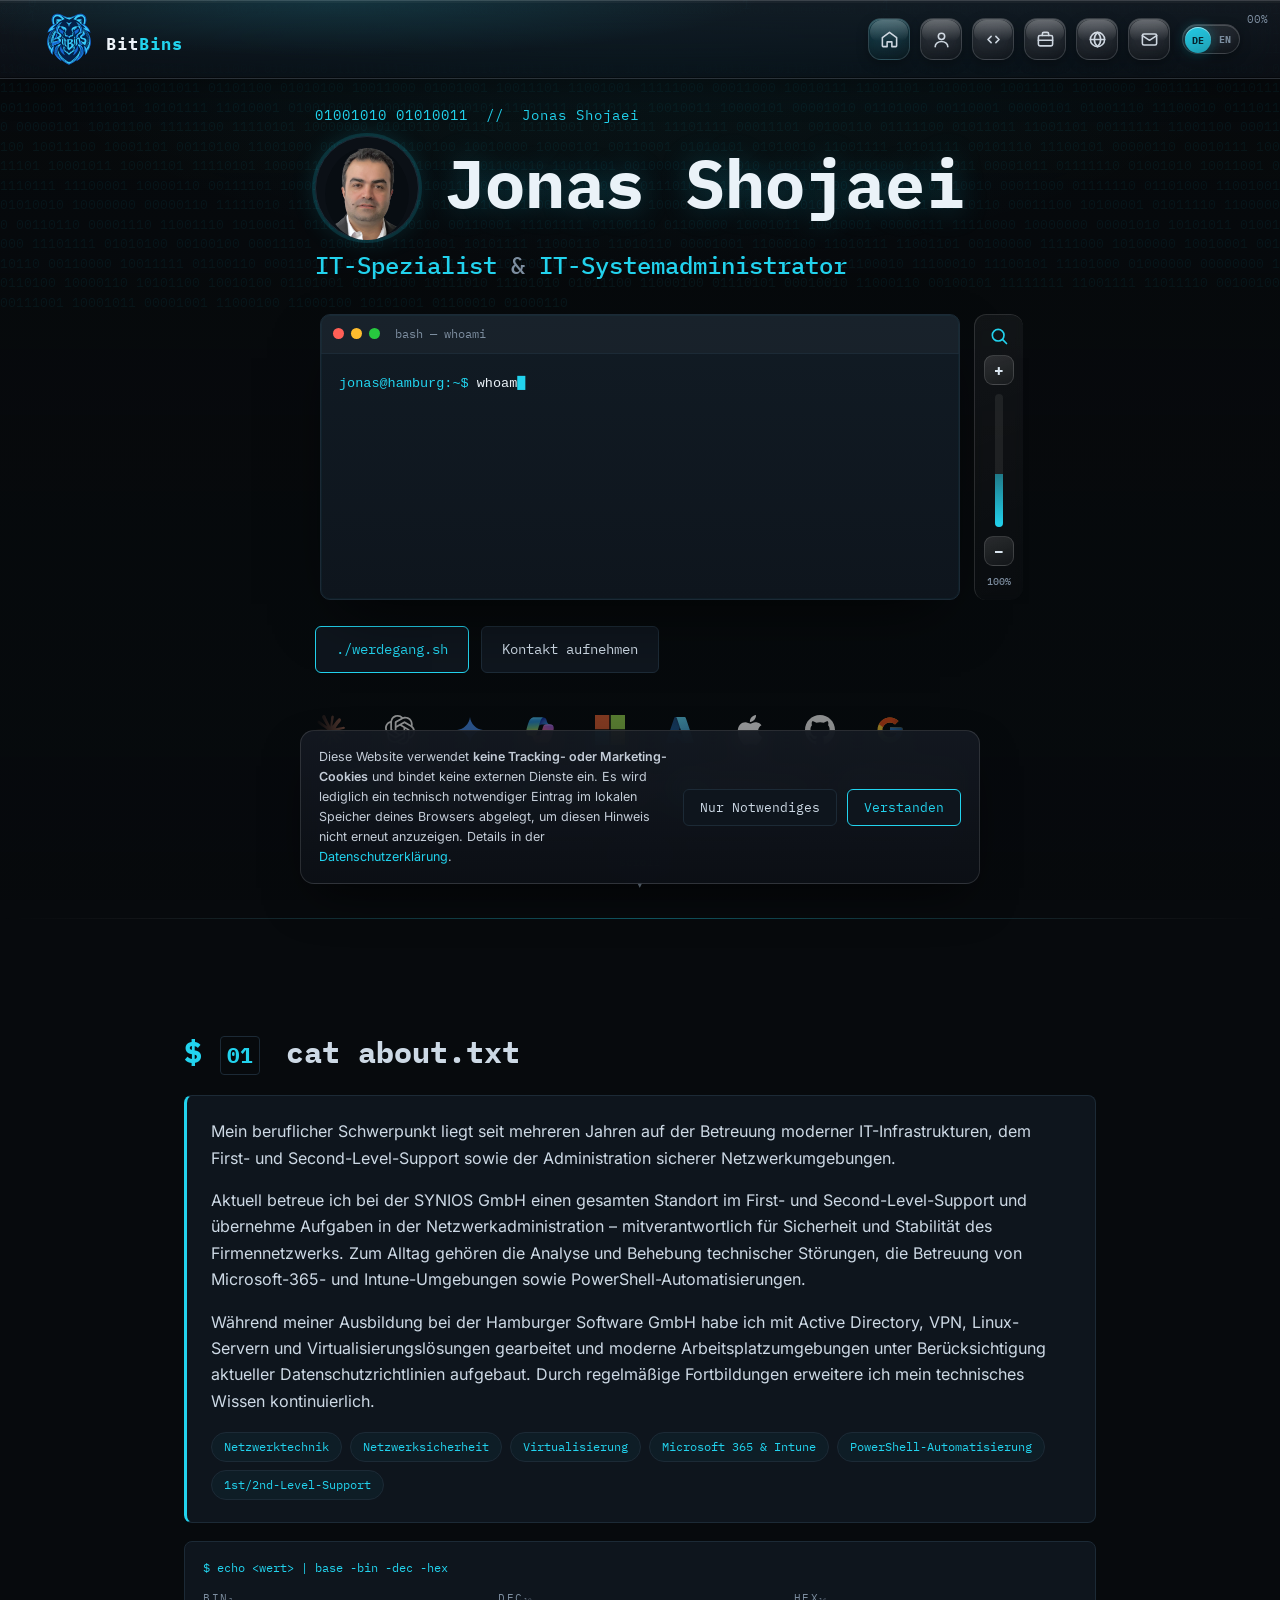
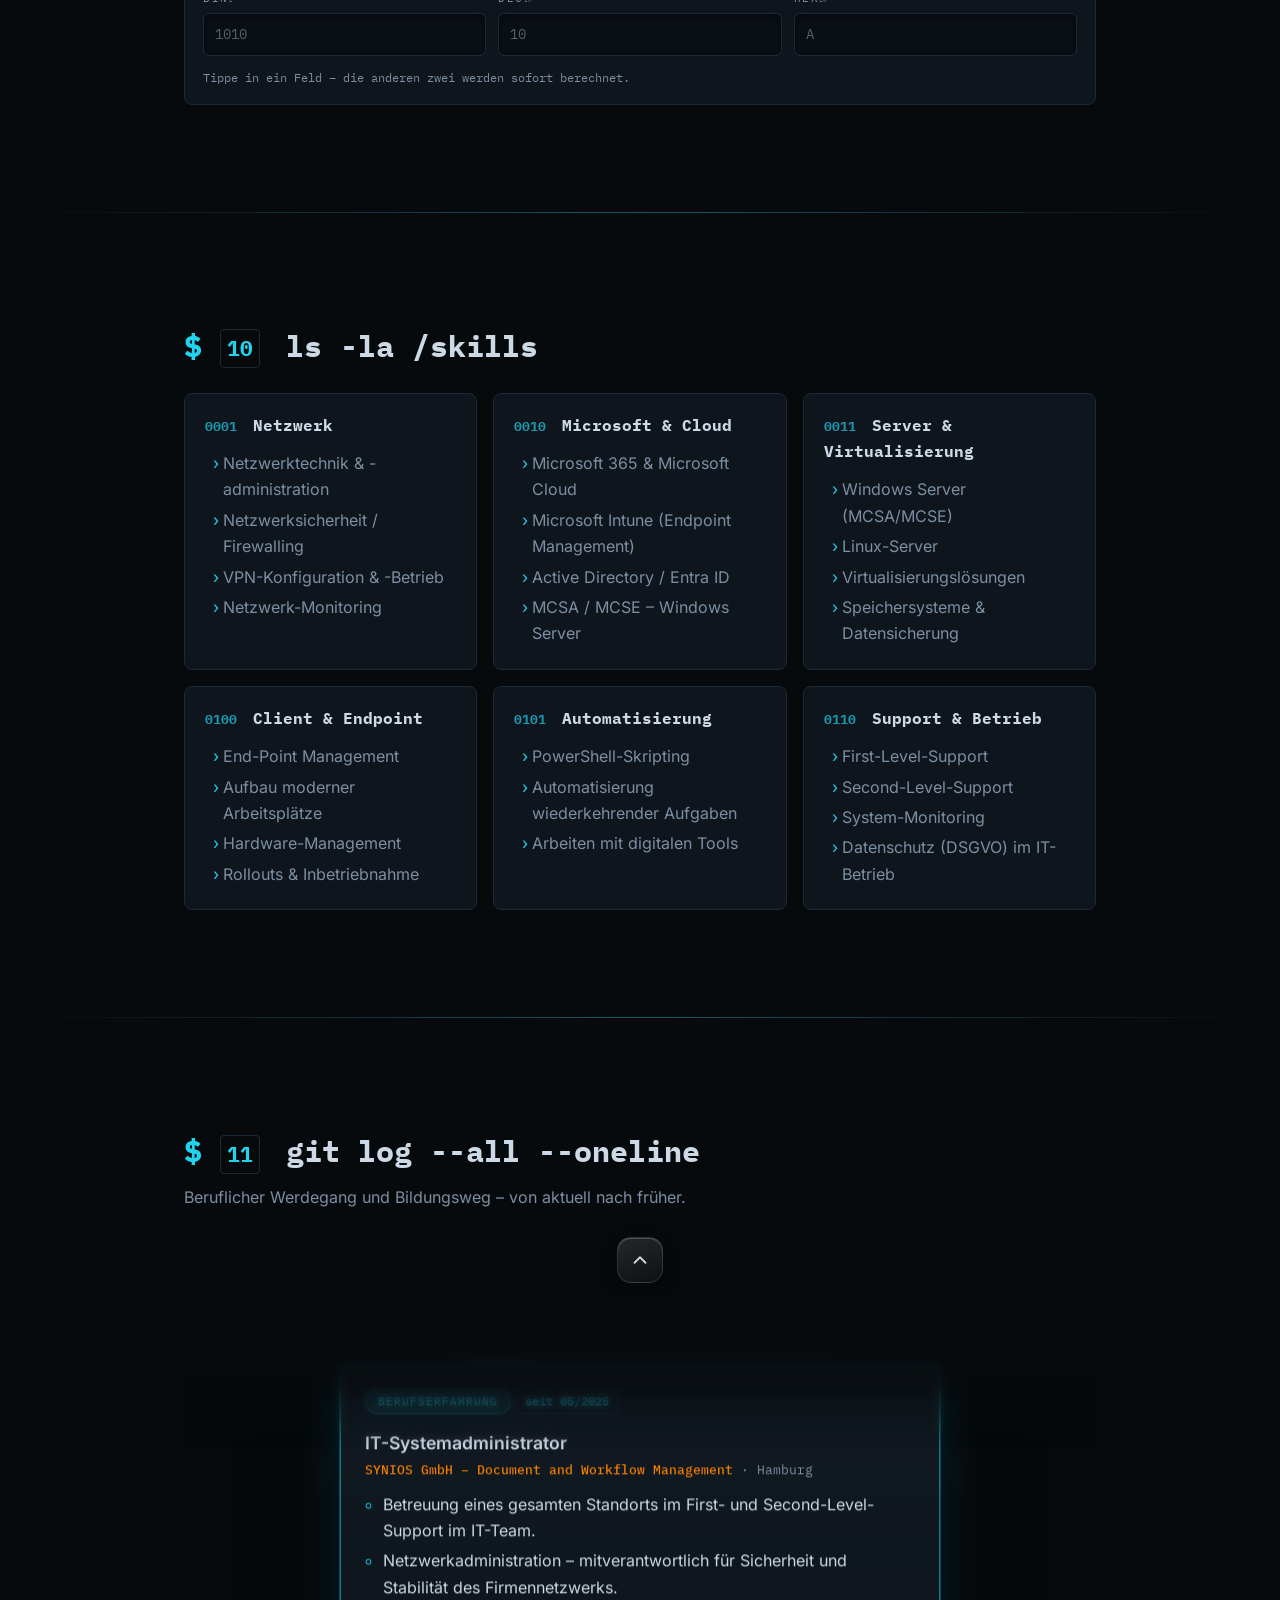
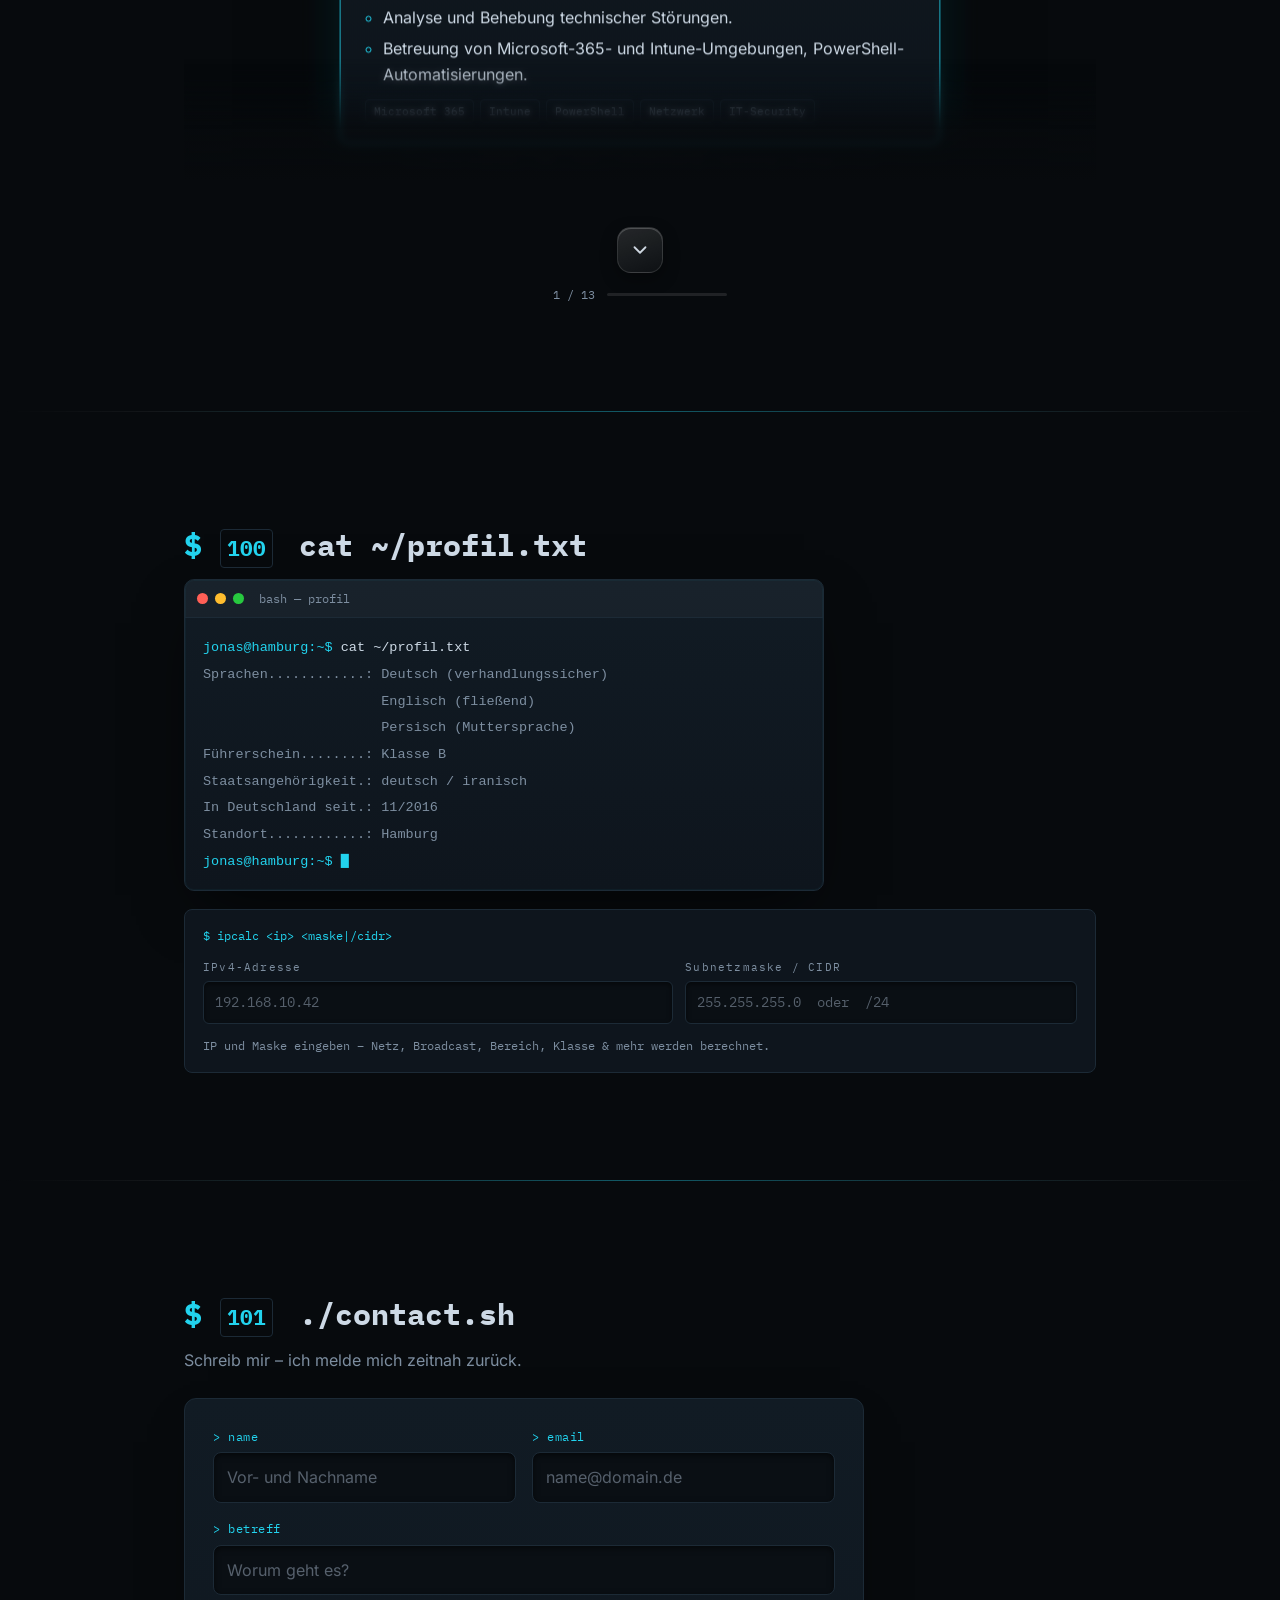
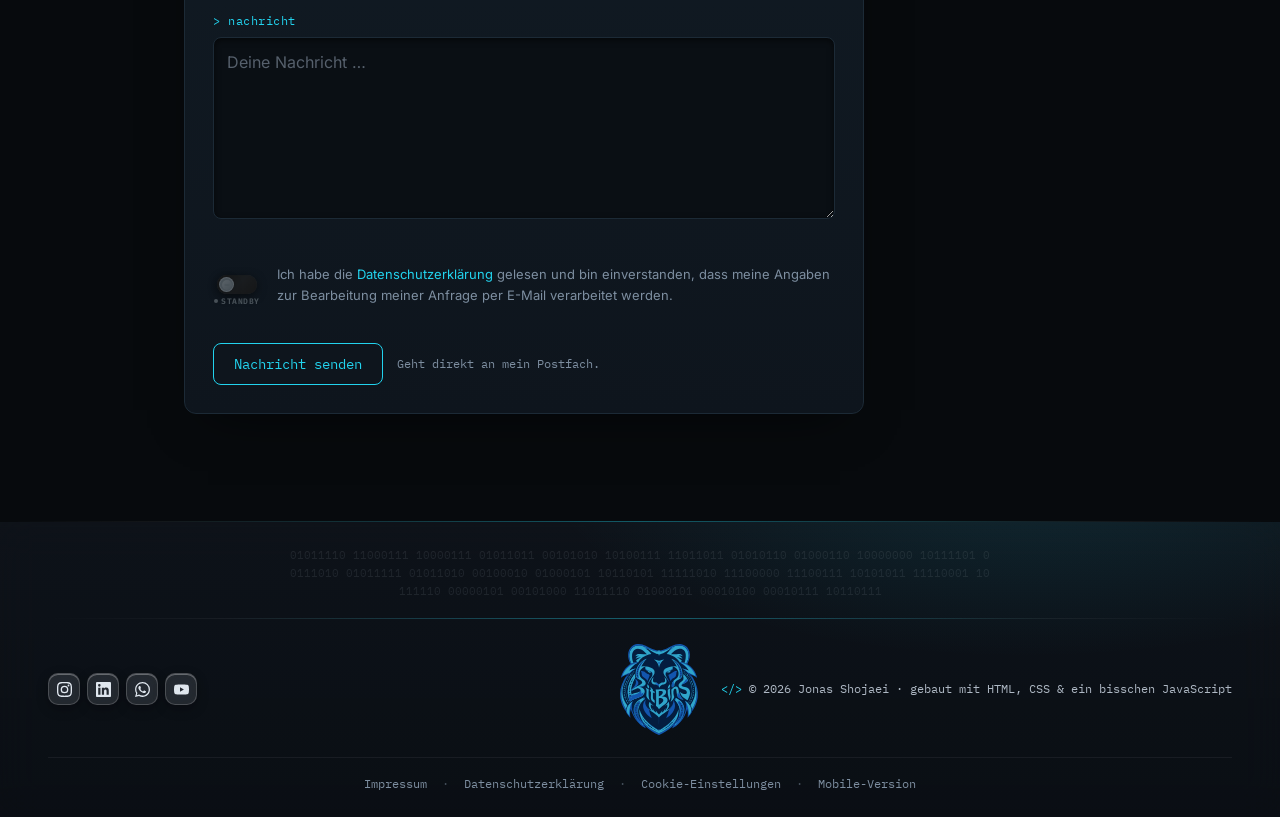
<file: index.html>
<!doctype html>
<html lang="de">
<head>
  <meta charset="utf-8" />
  <!-- Sicherheits-Richtlinie (siehe auch .htaccess für die vollständige Header-Variante inkl. frame-ancestors) -->
  <meta http-equiv="Content-Security-Policy" content="default-src 'self'; script-src 'self'; style-src 'self'; img-src 'self' data:; font-src 'self'; connect-src 'self' https://api.web3forms.com; form-action 'self' https://api.web3forms.com; base-uri 'self'; object-src 'none'; upgrade-insecure-requests" />
  <meta name="viewport" content="width=device-width, initial-scale=1" />
  <!-- Weiterleitung auf mobile.html bei schmalem Bildschirm; ausgelagert
       (statt inline), damit script-src 'self' ohne unsafe-inline reicht -->
  <script src="assets/js/redirect-check.js"></script>
  <meta name="description" content="Jonas Shojaei – IT-Spezialist & IT-Systemadministrator in Hamburg. Werdegang als Timeline im Dark-/IT-Design." />
  <meta name="robots" content="index,follow" />
  <meta name="color-scheme" content="dark" />
  <title>BitBins · Jonas Shojaei</title>
  <link rel="canonical" href="https://bitbins.de/" />
  <meta property="og:type" content="website" />
  <meta property="og:site_name" content="BitBins" />
  <meta property="og:title" content="BitBins · Jonas Shojaei" />
  <meta property="og:description" content="Jonas Shojaei – IT-Spezialist & IT-Systemadministrator in Hamburg." />
  <meta property="og:url" content="https://bitbins.de/" />
  <meta property="og:image" content="https://bitbins.de/assets/img/jonas.jpg" />
  <meta property="og:locale" content="de_DE" />
  <meta property="og:locale:alternate" content="en_US" />
  <meta name="twitter:card" content="summary" />
  <meta name="twitter:title" content="BitBins · Jonas Shojaei" />
  <meta name="twitter:description" content="Jonas Shojaei – IT-Spezialist & IT-Systemadministrator in Hamburg." />
  <meta name="twitter:image" content="https://bitbins.de/assets/img/jonas.jpg" />
  <link rel="stylesheet" href="assets/fonts/fonts.css" />
  <link rel="stylesheet" href="assets/css/styles.css" />
  <link rel="icon" type="image/svg+xml" href="favicon.svg" />
  <link rel="apple-touch-icon" href="favicon.svg" />
  <link rel="alternate" media="only screen and (max-width: 680px)" href="mobile.html" />
</head>
<body>
  <!-- Binärer Hintergrund-Regen -->
  <canvas id="matrix" aria-hidden="true"></canvas>
  <div class="bg-overlay" aria-hidden="true"></div>

  <!-- Scroll-Fortschritt -->
  <div class="scroll-progress" aria-hidden="true">
    <div class="scroll-progress__bar" id="progressBar"></div>
    <span class="scroll-progress__readout" id="progressReadout">00%</span>
  </div>

  <!-- Navigation -->
  <header class="nav" id="nav">
    <a class="nav__brand" href="#home" aria-label="BitBins – Startseite" data-en-al="BitBins – Home">
      <span class="brand__solid">
        <img class="nav__logo" src="logo.svg" width="139" height="139" alt="" aria-hidden="true" />
        <span class="nav__brand-text" data-text="BitBins">Bit<span class="accent">Bins</span></span>
      </span>
    </a>
    <div class="nav__end">
    <nav class="nav__links" id="navLinks">
      <a href="#home" class="nav__ico" aria-label="Start" title="Start" data-en-al="Home" data-en-tt="Home">
        <svg viewBox="0 0 24 24" fill="none" stroke="currentColor" stroke-width="2" stroke-linecap="round" stroke-linejoin="round" aria-hidden="true"><path d="M3 9.5 12 3l9 6.5V20a1 1 0 0 1-1 1h-5v-6H9v6H4a1 1 0 0 1-1-1z"/></svg>
      </a>
      <a href="#about" class="nav__ico" aria-label="Über mich" title="Über mich" data-en-al="About" data-en-tt="About">
        <svg viewBox="0 0 24 24" fill="none" stroke="currentColor" stroke-width="2" stroke-linecap="round" stroke-linejoin="round" aria-hidden="true"><circle cx="12" cy="8" r="4"/><path d="M4 21c0-4 4-6.5 8-6.5s8 2.5 8 6.5"/></svg>
      </a>
      <a href="#skills" class="nav__ico" aria-label="Skills" title="Skills" data-en-al="Skills" data-en-tt="Skills">
        <svg viewBox="0 0 24 24" fill="none" stroke="currentColor" stroke-width="2" stroke-linecap="round" stroke-linejoin="round" aria-hidden="true"><path d="m9 8-4 4 4 4"/><path d="m15 8 4 4-4 4"/></svg>
      </a>
      <a href="#timeline" class="nav__ico" aria-label="Werdegang" title="Werdegang" data-en-al="Career" data-en-tt="Career">
        <svg viewBox="0 0 24 24" fill="none" stroke="currentColor" stroke-width="2" stroke-linecap="round" stroke-linejoin="round" aria-hidden="true"><rect x="3" y="7" width="18" height="13" rx="2"/><path d="M8 7V5a2 2 0 0 1 2-2h4a2 2 0 0 1 2 2v2"/><path d="M3 13h18"/></svg>
      </a>
      <a href="#profil" class="nav__ico" aria-label="Sprachen" title="Sprachen" data-en-al="Languages" data-en-tt="Languages">
        <svg viewBox="0 0 24 24" fill="none" stroke="currentColor" stroke-width="2" stroke-linecap="round" stroke-linejoin="round" aria-hidden="true"><circle cx="12" cy="12" r="9"/><path d="M3 12h18"/><path d="M12 3c2.6 2.4 4 5.7 4 9s-1.4 6.6-4 9c-2.6-2.4-4-5.7-4-9s1.4-6.6 4-9z"/></svg>
      </a>
      <a href="#contact" class="nav__ico" aria-label="Kontakt" title="Kontakt" data-en-al="Contact" data-en-tt="Contact">
        <svg viewBox="0 0 24 24" fill="none" stroke="currentColor" stroke-width="2" stroke-linecap="round" stroke-linejoin="round" aria-hidden="true"><rect x="3" y="5" width="18" height="14" rx="2"/><path d="m3 7 9 6 9-6"/></svg>
      </a>
    </nav>
    <button type="button" class="langtog" id="langToggle" role="switch" aria-checked="false"
            aria-label="Sprache umschalten" data-en-al="Switch language" title="Deutsch / English">
      <span class="langtog__opt langtog__opt--de">DE</span>
      <span class="langtog__opt langtog__opt--en">EN</span>
      <span class="langtog__knob" aria-hidden="true">DE</span>
    </button>
    </div>
  </header>

  <main>
    <!-- ============================================================= -->
    <!-- HERO / START                                                   -->
    <!-- ============================================================= -->
    <section id="home" class="section hero">
      <div class="binary-strip" aria-hidden="true"></div>
      <div class="container">
        <p class="hero__hi">01001010 01010011 &nbsp;//&nbsp; Jonas Shojaei</p>
        <div class="hero__head">
          <span class="hero__avatar">
            <img src="assets/img/jonas.jpg" width="640" height="864"
                 alt="Porträtfoto von Jonas Shojaei" loading="eager" decoding="async" />
          </span>
          <h1 class="hero__name" data-name>Jonas Shojaei</h1>
        </div>
        <h2 class="hero__role" data-en='<span class="accent">IT Specialist</span> &amp; <span class="accent">IT Systems Administrator</span>'>
          <span class="accent">IT-Spezialist</span> &amp; <span class="accent">IT-Systemadministrator</span>
        </h2>

        <div class="term-wrap">
        <div class="terminal" role="img" aria-label="Terminalfenster mit whoami-Ausgabe" data-en-al="Terminal window with whoami output">
          <div class="terminal__bar">
            <span class="dot"></span><span class="dot"></span><span class="dot"></span>
            <span class="terminal__title">bash — whoami</span>
          </div>
          <pre class="terminal__body"><code><span class="line"><span class="prompt">jonas@hamburg:~$</span> <span class="cmd" data-type="whoami --full"></span><span class="cursor">&#9608;</span></span>
<span class="out" data-reveal>Name.........: Jonas Shojaei</span>
<span class="out" data-reveal data-en="Role.........: IT Specialist / IT Systems Administrator">Rolle........: IT-Spezialist / IT-Systemadministrator</span>
<span class="out" data-reveal data-en="Focus........: IT support &middot; Network administration &middot; Network security">Fokus........: IT-Support &middot; Netzwerkadministration &middot; Netzwerksicherheit</span>
<span class="out" data-reveal data-en="Stack........: Windows Server &middot; Microsoft 365 &middot; Intune &middot; PowerShell &middot; Virtualization">Stack........: Windows Server &middot; Microsoft 365 &middot; Intune &middot; PowerShell &middot; Virtualisierung</span>
<span class="out" data-reveal data-en="Location.....: Hamburg, DE">Standort.....: Hamburg, DE</span>
<span class="out" data-reveal data-en="Languages....: DE fluent (business) &middot; EN fluent &middot; FA native">Sprachen.....: DE verhandlungssicher &middot; EN fließend &middot; FA Muttersprache</span>
<span class="out" data-reveal data-en='Status.......: <span class="ok">currently well engaged professionally</span> &middot; reachable exclusively by email'>Status.......: <span class="ok">beruflich gut eingebunden</span> &middot; erreichbar ausschließlich per E-Mail</span></code></pre>
        </div>

        <div class="zoomctl" id="zoomCtl" role="group" aria-label="Seiten-Zoom" data-en-al="Page zoom">
          <span class="zoomctl__ico" aria-hidden="true">
            <svg viewBox="0 0 24 24" fill="none" stroke="currentColor" stroke-width="2" stroke-linecap="round" stroke-linejoin="round"><circle cx="11" cy="11" r="7"/><path d="m21 21-4.3-4.3"/></svg>
          </span>
          <button type="button" class="zoomctl__btn" data-zoom="up" aria-label="Größer" data-en-al="Zoom in">+</button>
          <span class="zoomctl__gauge" aria-hidden="true"><i></i></span>
          <button type="button" class="zoomctl__btn" data-zoom="down" aria-label="Kleiner" data-en-al="Zoom out">&minus;</button>
          <span class="zoomctl__val" id="zoomVal" aria-live="polite">100%</span>
        </div>
        </div>

        <div class="hero__cta">
          <a class="btn btn--primary" href="#timeline" data-en="./career.sh">./werdegang.sh</a>
          <a class="btn" href="#contact" data-en="Get in touch">Kontakt aufnehmen</a>
        </div>

        <!-- Tool-Dock: läuft endlos von rechts nach links, jedes Icon verlinkt -->
        <div class="dock" id="dock" aria-label="Tools &amp; Technologien" data-en-al="Tools &amp; technologies">
          <div class="dock__track" id="dockTrack">
            <a class="dock__item" href="https://claude.ai" target="_blank" rel="noopener noreferrer" title="Claude" aria-label="Claude">
              <svg fill="#D97757" role="img" viewBox="0 0 24 24" xmlns="http://www.w3.org/2000/svg"><path d="m4.7144 15.9555 4.7174-2.6471.079-.2307-.079-.1275h-.2307l-.7893-.0486-2.6956-.0729-2.3375-.0971-2.2646-.1214-.5707-.1215-.5343-.7042.0546-.3522.4797-.3218.686.0608 1.5179.1032 2.2767.1578 1.6514.0972 2.4468.255h.3886l.0546-.1579-.1336-.0971-.1032-.0972L6.973 9.8356l-2.55-1.6879-1.3356-.9714-.7225-.4918-.3643-.4614-.1578-1.0078.6557-.7225.8803.0607.2246.0607.8925.686 1.9064 1.4754 2.4893 1.8336.3643.3035.1457-.1032.0182-.0728-.164-.2733-1.3539-2.4467-1.445-2.4893-.6435-1.032-.17-.6194c-.0607-.255-.1032-.4674-.1032-.7285L6.287.1335 6.6997 0l.9957.1336.419.3642.6192 1.4147 1.0018 2.2282 1.5543 3.0296.4553.8985.2429.8318.091.255h.1579v-.1457l.1275-1.706.2368-2.0947.2307-2.6957.0789-.7589.3764-.9107.7468-.4918.5828.2793.4797.686-.0668.4433-.2853 1.8517-.5586 2.9021-.3643 1.9429h.2125l.2429-.2429.9835-1.3053 1.6514-2.0643.7286-.8196.85-.9046.5464-.4311h1.0321l.759 1.1293-.34 1.1657-1.0625 1.3478-.8804 1.1414-1.2628 1.7-.7893 1.36.0729.1093.1882-.0183 2.8535-.607 1.5421-.2794 1.8396-.3157.8318.3886.091.3946-.3278.8075-1.967.4857-2.3072.4614-3.4364.8136-.0425.0304.0486.0607 1.5482.1457.6618.0364h1.621l3.0175.2247.7892.522.4736.6376-.079.4857-1.2142.6193-1.6393-.3886-3.825-.9107-1.3113-.3279h-.1822v.1093l1.0929 1.0686 2.0035 1.8092 2.5075 2.3314.1275.5768-.3218.4554-.34-.0486-2.2039-1.6575-.85-.7468-1.9246-1.621h-.1275v.17l.4432.6496 2.3436 3.5214.1214 1.0807-.17.3521-.6071.2125-.6679-.1214-1.3721-1.9246L14.38 17.959l-1.1414-1.9428-.1397.079-.674 7.2552-.3156.3703-.7286.2793-.6071-.4614-.3218-.7468.3218-1.4753.3886-1.9246.3157-1.53.2853-1.9004.17-.6314-.0121-.0425-.1397.0182-1.4328 1.9672-2.1796 2.9446-1.7243 1.8456-.4128.164-.7164-.3704.0667-.6618.4008-.5889 2.386-3.0357 1.4389-1.882.929-1.0868-.0062-.1579h-.0546l-6.3385 4.1164-1.1293.1457-.4857-.4554.0608-.7467.2307-.2429 1.9064-1.3114Z"/></svg>
            </a>
            <a class="dock__item" href="https://chatgpt.com" target="_blank" rel="noopener noreferrer" title="ChatGPT" aria-label="ChatGPT">
              <svg xmlns="http://www.w3.org/2000/svg" viewBox="0 0 24 24" fill="#e9e9e9" fill-rule="evenodd"><path d="M9.205 8.658v-2.26c0-.19.072-.333.238-.428l4.543-2.616c.619-.357 1.356-.523 2.117-.523 2.854 0 4.662 2.212 4.662 4.566 0 .167 0 .357-.024.547l-4.71-2.759a.797.797 0 00-.856 0l-5.97 3.473zm10.609 8.8V12.06c0-.333-.143-.57-.429-.737l-5.97-3.473 1.95-1.118a.433.433 0 01.476 0l4.543 2.617c1.309.76 2.189 2.378 2.189 3.948 0 1.808-1.07 3.473-2.76 4.163zM7.802 12.703l-1.95-1.142c-.167-.095-.239-.238-.239-.428V5.899c0-2.545 1.95-4.472 4.591-4.472 1 0 1.927.333 2.712.928L8.23 5.067c-.285.166-.428.404-.428.737v6.898zM12 15.128l-2.795-1.57v-3.33L12 8.658l2.795 1.57v3.33L12 15.128zm1.796 7.23c-1 0-1.927-.332-2.712-.927l4.686-2.712c.285-.166.428-.404.428-.737v-6.898l1.974 1.142c.167.095.238.238.238.428v5.233c0 2.545-1.974 4.472-4.614 4.472zm-5.637-5.303l-4.544-2.617c-1.308-.761-2.188-2.378-2.188-3.948A4.482 4.482 0 014.21 6.327v5.423c0 .333.143.571.428.738l5.947 3.449-1.95 1.118a.432.432 0 01-.476 0zm-.262 3.9c-2.688 0-4.662-2.021-4.662-4.519 0-.19.024-.38.047-.57l4.686 2.71c.286.167.571.167.856 0l5.97-3.448v2.26c0 .19-.07.333-.237.428l-4.543 2.616c-.619.357-1.356.523-2.117.523zm5.899 2.83a5.947 5.947 0 005.827-4.756C22.287 18.339 24 15.84 24 13.296c0-1.665-.713-3.282-1.998-4.448.119-.5.19-.999.19-1.498 0-3.401-2.759-5.947-5.946-5.947-.642 0-1.26.095-1.88.31A5.962 5.962 0 0010.205 0a5.947 5.947 0 00-5.827 4.757C1.713 5.447 0 7.945 0 10.49c0 1.666.713 3.283 1.998 4.448-.119.5-.19 1-.19 1.499 0 3.401 2.759 5.946 5.946 5.946.642 0 1.26-.095 1.88-.309a5.96 5.96 0 004.162 1.713z"/></svg>
            </a>
            <a class="dock__item" href="https://gemini.google.com" target="_blank" rel="noopener noreferrer" title="Gemini" aria-label="Google Gemini">
              <svg viewBox="0 0 24 24" xmlns="http://www.w3.org/2000/svg"><path fill="#3186FF" d="M12 1.6c.5 5.35 5.05 9.9 10.4 10.4-5.35.5-9.9 5.05-10.4 10.4-.5-5.35-5.05-9.9-10.4-10.4C6.95 11.5 11.5 6.95 12 1.6z"/></svg>
            </a>
            <a class="dock__item" href="https://copilot.microsoft.com" target="_blank" rel="noopener noreferrer" title="Microsoft Copilot" aria-label="Microsoft Copilot">
              <svg xmlns="http://www.w3.org/2000/svg" viewBox="0 0 48 48" fill="none"><path d="M34.1423 7.32501C33.5634 5.35387 31.7547 4 29.7003 4L28.3488 4C26.1142 4 24.1985 5.59611 23.7952 7.79398L21.4805 20.4072L22.0549 18.4419C22.6319 16.4679 24.4419 15.1111 26.4986 15.1111H34.3524L37.6462 16.3942L40.8213 15.1111H39.8946C37.8401 15.1111 36.0315 13.7572 35.4525 11.7861L34.1423 7.32501Z" fill="url(#cpg0)"/><path d="M14.3307 40.656C14.9032 42.6366 16.7165 44 18.7783 44H21.6486C24.1592 44 26.2122 41.999 26.2767 39.4893L26.5893 27.3271L25.9354 29.5602C25.3577 31.5332 23.5481 32.8889 21.4923 32.8889L13.5732 32.8889L10.7499 31.3573L7.69336 32.8889H8.60461C10.6663 32.8889 12.4796 34.2522 13.0521 36.2329L14.3307 40.656Z" fill="url(#cpg1)"/><path d="M29.4993 4H13.46C8.87732 4 6.12772 10.0566 4.29466 16.1132C2.12296 23.2886 -0.718769 32.8852 7.50252 32.8852H14.4282C16.4978 32.8852 18.3147 31.5168 18.8835 29.5269C20.0876 25.3143 22.1978 17.9655 23.8554 12.3712C24.6977 9.52831 25.3993 7.08673 26.4762 5.56628C27.0799 4.71385 28.086 4 29.4993 4Z" fill="url(#cpg2)"/><path d="M29.4993 4H13.46C8.87732 4 6.12772 10.0566 4.29466 16.1132C2.12296 23.2886 -0.718769 32.8852 7.50252 32.8852H14.4282C16.4978 32.8852 18.3147 31.5168 18.8835 29.5269C20.0876 25.3143 22.1978 17.9655 23.8554 12.3712C24.6977 9.52831 25.3993 7.08673 26.4762 5.56628C27.0799 4.71385 28.086 4 29.4993 4Z" fill="url(#cpg3)"/><path d="M18.498 44H34.5374C39.12 44 41.8696 37.9424 43.7027 31.8848C45.8744 24.7081 48.7161 15.1098 40.4948 15.1098H33.5693C31.4996 15.1098 29.6827 16.4784 29.114 18.4684C27.9098 22.6817 25.7996 30.032 24.142 35.6273C23.2996 38.4708 22.598 40.9127 21.5212 42.4335C20.9175 43.286 19.9113 44 18.498 44Z" fill="url(#cpg4)"/><path d="M18.498 44H34.5374C39.12 44 41.8696 37.9424 43.7027 31.8848C45.8744 24.7081 48.7161 15.1098 40.4948 15.1098H33.5693C31.4996 15.1098 29.6827 16.4784 29.114 18.4684C27.9098 22.6817 25.7996 30.032 24.142 35.6273C23.2996 38.4708 22.598 40.9127 21.5212 42.4335C20.9175 43.286 19.9113 44 18.498 44Z" fill="url(#cpg5)"/><defs><radialGradient id="cpg0" cx="0" cy="0" r="1" gradientUnits="userSpaceOnUse" gradientTransform="translate(38.005 20.5144) rotate(-129.304) scale(17.3033 16.2706)"><stop offset="0.0955758" stop-color="#00AEFF"/><stop offset="0.773185" stop-color="#2253CE"/><stop offset="1" stop-color="#0736C4"/></radialGradient><radialGradient id="cpg1" cx="0" cy="0" r="1" gradientUnits="userSpaceOnUse" gradientTransform="translate(11.1215 32.8171) rotate(51.84) scale(15.9912 15.5119)"><stop stop-color="#FFB657"/><stop offset="0.633728" stop-color="#FF5F3D"/><stop offset="0.923392" stop-color="#C02B3C"/></radialGradient><linearGradient id="cpg2" x1="12.5" y1="7.5" x2="14.7884" y2="33.9751" gradientUnits="userSpaceOnUse"><stop offset="0.156162" stop-color="#0D91E1"/><stop offset="0.487484" stop-color="#52B471"/><stop offset="0.652394" stop-color="#98BD42"/><stop offset="0.937361" stop-color="#FFC800"/></linearGradient><linearGradient id="cpg3" x1="14.5" y1="4" x2="15.7496" y2="32.8852" gradientUnits="userSpaceOnUse"><stop stop-color="#3DCBFF"/><stop offset="0.246674" stop-color="#0588F7" stop-opacity="0"/></linearGradient><radialGradient id="cpg4" cx="0" cy="0" r="1" gradientUnits="userSpaceOnUse" gradientTransform="translate(41.3187 12.2813) rotate(109.274) scale(38.3873 45.9867)"><stop offset="0.0661714" stop-color="#8C48FF"/><stop offset="0.5" stop-color="#F2598A"/><stop offset="0.895833" stop-color="#FFB152"/></radialGradient><linearGradient id="cpg5" x1="42.5859" y1="13.346" x2="42.5695" y2="21.2147" gradientUnits="userSpaceOnUse"><stop offset="0.0581535" stop-color="#F8ADFA"/><stop offset="0.708063" stop-color="#A86EDD" stop-opacity="0"/></linearGradient></defs></svg>
            </a>
            <a class="dock__item" href="https://www.microsoft.com" target="_blank" rel="noopener noreferrer" title="Microsoft" aria-label="Microsoft">
              <svg viewBox="0 0 256 256" xmlns="http://www.w3.org/2000/svg" preserveAspectRatio="xMidYMid"><path fill="#F1511B" d="M121.666 121.666H0V0h121.666z"/><path fill="#80CC28" d="M256 121.666H134.335V0H256z"/><path fill="#00ADEF" d="M121.663 256.002H0V134.336h121.663z"/><path fill="#FBBC09" d="M256 256.002H134.335V134.336H256z"/></svg>
            </a>
            <a class="dock__item" href="https://azure.microsoft.com" target="_blank" rel="noopener noreferrer" title="Microsoft Azure" aria-label="Microsoft Azure">
              <svg viewBox="0 0 96 96" xmlns="http://www.w3.org/2000/svg"><defs><linearGradient id="aza" x1="-1032.17" x2="-1059.21" y1="145.31" y2="65.43" gradientTransform="matrix(1 0 0 -1 1075 158)" gradientUnits="userSpaceOnUse"><stop offset="0" stop-color="#114a8b"/><stop offset="1" stop-color="#0669bc"/></linearGradient><linearGradient id="azb" x1="-1023.73" x2="-1029.98" y1="108.08" y2="105.97" gradientTransform="matrix(1 0 0 -1 1075 158)" gradientUnits="userSpaceOnUse"><stop offset="0" stop-opacity=".3"/><stop offset=".07" stop-opacity=".2"/><stop offset=".32" stop-opacity=".1"/><stop offset=".62" stop-opacity=".05"/><stop offset="1" stop-opacity="0"/></linearGradient><linearGradient id="azc" x1="-1027.16" x2="-997.48" y1="147.64" y2="68.56" gradientTransform="matrix(1 0 0 -1 1075 158)" gradientUnits="userSpaceOnUse"><stop offset="0" stop-color="#3ccbf4"/><stop offset="1" stop-color="#2892df"/></linearGradient></defs><path fill="url(#aza)" d="M33.34 6.54h26.04l-27.03 80.1a4.15 4.15 0 0 1-3.94 2.81H8.15a4.14 4.14 0 0 1-3.93-5.47L29.4 9.38a4.15 4.15 0 0 1 3.94-2.83z"/><path fill="#0078d4" d="M71.17 60.26H29.88a1.91 1.91 0 0 0-1.3 3.31l26.53 24.76a4.17 4.17 0 0 0 2.85 1.13h23.38z"/><path fill="url(#azb)" d="M33.34 6.54a4.12 4.12 0 0 0-3.95 2.88L4.25 83.92a4.14 4.14 0 0 0 3.91 5.54h20.79a4.44 4.44 0 0 0 3.4-2.9l5.02-14.78 17.91 16.7a4.24 4.24 0 0 0 2.67.97h23.29L71.02 60.26H41.24L59.47 6.55z"/><path fill="url(#azc)" d="M66.6 9.36a4.14 4.14 0 0 0-3.93-2.82H33.65a4.15 4.15 0 0 1 3.93 2.82l25.18 74.62a4.15 4.15 0 0 1-3.93 5.48h29.02a4.15 4.15 0 0 0 3.93-5.48z"/></svg>
            </a>
            <a class="dock__item" href="https://www.apple.com" target="_blank" rel="noopener noreferrer" title="Apple" aria-label="Apple">
              <svg xmlns="http://www.w3.org/2000/svg" width="209" height="256" viewBox="0 0 814 1000"><path fill="#f5f5f7" d="M788.1 340.9c-5.8 4.5-108.2 62.2-108.2 190.5 0 148.4 130.3 200.9 134.2 202.2-.6 3.2-20.7 71.9-68.7 141.9-42.8 61.6-87.5 123.1-155.5 123.1s-85.5-39.5-164-39.5c-76.5 0-103.7 40.8-165.9 40.8s-105.6-57-155.5-127C46.7 790.7 0 663 0 541.8c0-194.4 126.4-297.5 250.8-297.5 66.1 0 121.2 43.4 162.7 43.4 39.5 0 101.1-46 176.3-46 28.5 0 130.9 2.6 198.3 99.2zm-234-181.5c31.1-36.9 53.1-88.1 53.1-139.3 0-7.1-.6-14.3-1.9-20.1-50.6 1.9-110.8 33.7-147.1 75.8-28.5 32.4-55.1 83.6-55.1 135.5 0 7.8 1.3 15.6 1.9 18.1 3.2.6 8.4 1.3 13.6 1.3 45.4 0 102.5-30.4 135.5-71.3z"/></svg>
            </a>
            <a class="dock__item" href="https://github.com/Jonas-1984" target="_blank" rel="noopener noreferrer" title="GitHub" aria-label="GitHub">
              <svg viewBox="0 0 1024 1024" fill="none" xmlns="http://www.w3.org/2000/svg"><path fill-rule="evenodd" clip-rule="evenodd" d="M8 0C3.58 0 0 3.58 0 8C0 11.54 2.29 14.53 5.47 15.59C5.87 15.66 6.02 15.42 6.02 15.21C6.02 15.02 6.01 14.39 6.01 13.72C4 14.09 3.48 13.23 3.32 12.78C3.23 12.55 2.84 11.84 2.5 11.65C2.22 11.5 1.82 11.13 2.49 11.12C3.12 11.11 3.57 11.7 3.72 11.94C4.44 13.15 5.59 12.81 6.05 12.6C6.12 12.08 6.33 11.73 6.56 11.53C4.78 11.33 2.92 10.64 2.92 7.58C2.92 6.71 3.23 5.99 3.74 5.43C3.66 5.23 3.38 4.41 3.82 3.31C3.82 3.31 4.49 3.1 6.02 4.13C6.66 3.95 7.34 3.86 8.02 3.86C8.7 3.86 9.38 3.95 10.02 4.13C11.55 3.09 12.22 3.31 12.22 3.31C12.66 4.41 12.38 5.23 12.3 5.43C12.81 5.99 13.12 6.7 13.12 7.58C13.12 10.65 11.25 11.33 9.47 11.53C9.76 11.78 10.01 12.26 10.01 13.01C10.01 14.08 10 14.94 10 15.21C10 15.42 10.15 15.67 10.55 15.59C13.71 14.53 16 11.53 16 8C16 3.58 12.42 0 8 0Z" transform="scale(64)" fill="#e9e9e9"/></svg>
            </a>
            <a class="dock__item" href="https://www.google.com" target="_blank" rel="noopener noreferrer" title="Google" aria-label="Google">
              <svg xmlns="http://www.w3.org/2000/svg" viewBox="0 0 48 48"><path fill="#FFC107" d="M43.6 20.5H42V20H24v8h11.3C33.7 32.9 29.3 36 24 36c-6.6 0-12-5.4-12-12s5.4-12 12-12c3.1 0 5.9 1.2 8 3.1l5.7-5.7C34 6 29.3 4 24 4 12.9 4 4 12.9 4 24s8.9 20 20 20 20-8.9 20-20c0-1.3-.1-2.3-.4-3.5z"/><path fill="#FF3D00" d="M6.3 14.7l6.6 4.8C14.7 15.1 19 12 24 12c3.1 0 5.9 1.2 8 3.1l5.7-5.7C34 6 29.3 4 24 4 16.3 4 9.7 8.3 6.3 14.7z"/><path fill="#4CAF50" d="M24 44c5.2 0 9.9-2 13.4-5.2l-6.2-5.2C29.2 35.1 26.7 36 24 36c-5.3 0-9.7-3.4-11.3-8.1l-6.5 5C9.5 39.6 16.2 44 24 44z"/><path fill="#1976D2" d="M43.6 20.5H42V20H24v8h11.3c-.8 2.2-2.2 4.2-4.1 5.6l6.2 5.2C39.7 34.9 44 30 44 24c0-1.3-.1-2.3-.4-3.5z"/></svg>
            </a>
            <a class="dock__item" href="https://www.python.org" target="_blank" rel="noopener noreferrer" title="Python" aria-label="Python">
              <svg xmlns="http://www.w3.org/2000/svg" fill="none" viewBox="16 16 32 32"><path fill="url(#pya)" d="M31.885 16c-8.124 0-7.617 3.523-7.617 3.523l.01 3.65h7.752v1.095H21.197S16 23.678 16 31.876c0 8.196 4.537 7.906 4.537 7.906h2.708v-3.804s-.146-4.537 4.465-4.537h7.688s4.32.07 4.32-4.175v-7.019S40.374 16 31.885 16zm-4.275 2.454a1.394 1.394 0 1 1 0 2.79 1.393 1.393 0 0 1-1.395-1.395c0-.771.624-1.395 1.395-1.395z"/><path fill="url(#pyb)" d="M32.115 47.833c8.124 0 7.617-3.523 7.617-3.523l-.01-3.65H31.97v-1.095h10.832S48 40.155 48 31.958c0-8.197-4.537-7.906-4.537-7.906h-2.708v3.803s.146 4.537-4.465 4.537h-7.688s-4.32-.07-4.32 4.175v7.019s-.656 4.247 7.833 4.247zm4.275-2.454a1.393 1.393 0 0 1-1.395-1.395 1.394 1.394 0 1 1 1.395 1.395z"/><defs><linearGradient id="pya" x1="19.075" x2="34.898" y1="18.782" y2="34.658" gradientUnits="userSpaceOnUse"><stop stop-color="#387EB8"/><stop offset="1" stop-color="#366994"/></linearGradient><linearGradient id="pyb" x1="28.809" x2="45.803" y1="28.882" y2="45.163" gradientUnits="userSpaceOnUse"><stop stop-color="#FFE052"/><stop offset="1" stop-color="#FFC331"/></linearGradient></defs></svg>
            </a>
            <a class="dock__item" href="https://www.java.com" target="_blank" rel="noopener noreferrer" title="Java" aria-label="Java">
              <svg xmlns="http://www.w3.org/2000/svg" preserveAspectRatio="xMidYMid" viewBox="0 0 256 346"><path d="M83 267s-14 8 9 11c27 3 41 2 71-3 0 0 8 5 19 9-67 29-153-2-99-17M74 230s-15 11 8 13c29 3 52 3 92-4 0 0 6 5 15 8-82 24-173 2-115-17" fill="#5382A1"/><path d="M144 166c17 19-4 36-4 36s42-22 22-49c-18-26-32-38 44-82 0 0-119 29-62 95" fill="#E76F00"/><path d="M233 295s10 8-10 15c-39 12-163 15-197 0-12-5 11-13 18-14l12-2c-14-9-89 19-38 28 138 22 251-10 215-27M89 190s-63 15-22 21c17 2 51 2 83-1 26-2 52-7 52-7l-16 9c-64 16-187 8-151-9 30-14 54-13 54-13M202 253c64-33 34-66 13-61l-7 2s2-3 6-5c41-14 73 43-14 66l2-2" fill="#5382A1"/><path d="M162 0s36 36-34 91c-56 45-12 70 0 99-32-30-56-56-40-80 23-35 89-53 74-110" fill="#E76F00"/><path d="M95 345c62 4 158-3 160-32 0 0-4 11-51 20-53 10-119 9-158 2 0 0 8 7 49 10" fill="#5382A1"/></svg>
            </a>
            <a class="dock__item" href="https://developer.mozilla.org/de/docs/Web/JavaScript" target="_blank" rel="noopener noreferrer" title="JavaScript" aria-label="JavaScript"><svg xmlns="http://www.w3.org/2000/svg" viewBox="0 0 1052 1052"><path fill="#f0db4f" d="M0 0h1052v1052H0z"/><path d="M965.9 801.1c-7.7-48-39-88.3-131.7-125.9-32.2-14.8-68.1-25.399-78.8-49.8-3.8-14.2-4.3-22.2-1.9-30.8 6.9-27.9 40.2-36.6 66.6-28.6 17 5.7 33.1 18.801 42.8 39.7 45.4-29.399 45.3-29.2 77-49.399-11.6-18-17.8-26.301-25.4-34-27.3-30.5-64.5-46.2-124-45-10.3 1.3-20.699 2.699-31 4-29.699 7.5-58 23.1-74.6 44-49.8 56.5-35.6 155.399 25 196.1 59.7 44.8 147.4 55 158.6 96.9 10.9 51.3-37.699 67.899-86 62-35.6-7.4-55.399-25.5-76.8-58.4-39.399 22.8-39.399 22.8-79.899 46.1 9.6 21 19.699 30.5 35.8 48.7 76.2 77.3 266.899 73.5 301.1-43.5 1.399-4.001 10.6-30.801 3.199-72.101zm-394-317.6h-98.4c0 85-.399 169.4-.399 254.4 0 54.1 2.8 103.7-6 118.9-14.4 29.899-51.7 26.2-68.7 20.399-17.3-8.5-26.1-20.6-36.3-37.699-2.8-4.9-4.9-8.7-5.601-9-26.699 16.3-53.3 32.699-80 49 13.301 27.3 32.9 51 58 66.399 37.5 22.5 87.9 29.4 140.601 17.3 34.3-10 63.899-30.699 79.399-62.199 22.4-41.3 17.6-91.3 17.4-146.6.5-90.2 0-180.4 0-270.9z" fill="#323330"/></svg></a>
            <a class="dock__item" href="https://learn.microsoft.com/dotnet/csharp/" target="_blank" rel="noopener noreferrer" title="C Sharp" aria-label="C Sharp"><svg xmlns="http://www.w3.org/2000/svg" viewBox="0 0 256 285"><defs><linearGradient id="csg1" x1="17.42%" x2="56.516%" y1="21.86%" y2="97.437%"><stop offset="0%" stop-color="#927be5"/><stop offset="100%" stop-color="#512bd4"/></linearGradient></defs><path fill="url(#csg1)" d="M0 89.355v105.576c0 13.06 6.967 25.14 18.286 31.666l91.429 52.794a36.56 36.56 0 0 0 36.571 0l91.429-52.794A36.56 36.56 0 0 0 256 194.93V89.356a36.56 36.56 0 0 0-18.285-31.672l-91.43-52.78a36.55 36.55 0 0 0-36.57 0l-91.43 52.78A36.57 36.57 0 0 0 0 89.356"/><path fill="#fff" d="M64.003 123.872v36.575a9.13 9.13 0 0 0 9.145 9.145a9.14 9.14 0 0 0 9.145-9.145a9.142 9.142 0 1 1 18.285 0c0 15.149-12.28 27.43-27.43 27.43s-27.43-12.281-27.43-27.43v-36.57c0-15.15 12.28-27.43 27.43-27.43s27.43 12.28 27.43 27.43a9.142 9.142 0 0 1-18.285 0a9.142 9.142 0 1 0-18.285 0zm146.29 36.575a9.134 9.134 0 0 1-9.146 9.145h-9.145v9.14c0 2.427-.96 4.753-2.678 6.466a9.124 9.124 0 0 1-12.928 0a9.17 9.17 0 0 1-2.679-6.467v-9.14h-18.284v9.14a9.124 9.124 0 0 1-9.146 9.146a9.124 9.124 0 0 1-9.14-9.146v-9.14h-9.15a9.142 9.142 0 0 1 0-18.284h9.145v-18.285h-9.145a9.142 9.142 0 0 1 0-18.285h9.145v-9.145a9.142 9.142 0 0 1 18.285 0v9.14h18.285v-9.14a9.142 9.142 0 0 1 18.285 0v9.14h9.145a9.12 9.12 0 0 1 6.461 2.678a9.124 9.124 0 0 1 0 12.928a9.13 9.13 0 0 1-6.46 2.684h-9.146v18.285h9.145a9.166 9.166 0 0 1 9.145 9.14zm-36.576-27.425h-18.284v18.285h18.284z"/></svg></a>
            <a class="dock__item" href="https://onedrive.live.com" target="_blank" rel="noopener noreferrer" title="Microsoft OneDrive" aria-label="Microsoft OneDrive"><svg xmlns="http://www.w3.org/2000/svg" viewBox="0 0 1000 615"><defs><radialGradient id="odga" cx="-446.23" cy="850.24" r="6.99" fx="-446.23" fy="850.24" gradientTransform="matrix(28.87975 32.00675 53.69646 -48.39975 -32750.77 55564.7)" gradientUnits="userSpaceOnUse"><stop offset="0" stop-color="#4894fe"/><stop offset=".7" stop-color="#0934b3"/></radialGradient><radialGradient id="odgb" cx="-463.71" cy="855.09" r="6.99" fx="-463.71" fy="855.09" gradientTransform="matrix(-126.93754 135.45874 101.23704 94.7798 -144561.83 -18444.24)" gradientUnits="userSpaceOnUse"><stop offset=".17" stop-color="#23c0fe"/><stop offset=".53" stop-color="#1c91ff"/></radialGradient><radialGradient id="odgc" cx="-478.67" cy="847.12" r="6.99" fx="-478.67" fy="847.12" gradientTransform="matrix(-30.17956 -23.43498 -52.80172 67.93278 30509.91 -68620.88)" gradientUnits="userSpaceOnUse"><stop offset="0" stop-color="#fff"/><stop offset=".66" stop-color="#adc0ff" stop-opacity="0"/></radialGradient><radialGradient id="odgd" cx="-484.89" cy="847.31" r="6.99" fx="-484.89" fy="847.31" gradientTransform="matrix(-33.90072 -26.53382 -39.69188 50.66325 17714.49 -55348.26)" gradientUnits="userSpaceOnUse"><stop offset="0" stop-color="#033acc"/><stop offset="1" stop-color="#368eff" stop-opacity="0"/></radialGradient><radialGradient id="odge" cx="-454.42" cy="853.18" r="6.99" fx="-454.42" fy="853.18" gradientTransform="matrix(38.74213 82.7056 94.03873 -44.01576 -62416.51 75114.97)" gradientUnits="userSpaceOnUse"><stop offset=".59" stop-color="#3464e3" stop-opacity="0"/><stop offset="1" stop-color="#033acc"/></radialGradient><radialGradient id="odgf" cx="-465.3" cy="852.63" r="6.99" fx="-465.3" fy="852.63" gradientTransform="matrix(-101.35519 93.7574 146.5162 158.24743 -171232.53 -91444.13)" gradientUnits="userSpaceOnUse"><stop offset="0" stop-color="#4bfde8"/><stop offset=".54" stop-color="#4bfde8" stop-opacity="0"/></radialGradient><radialGradient id="odgh" cx="-445.42" cy="847.35" r="6.99" fx="-445.42" fy="847.35" gradientTransform="matrix(60.3777 22.14291 39.59688 -107.87213 -6264.92 101508.79)" gradientUnits="userSpaceOnUse"><stop offset="0" stop-color="#fff"/><stop offset=".79" stop-color="#fff" stop-opacity="0"/></radialGradient><radialGradient id="odgi" cx="-468.67" cy="861.39" r="6.99" fx="-468.67" fy="861.39" gradientTransform="matrix(-67.45933 53.77501 53.21816 66.68832 -76468.45 -32083.78)" gradientUnits="userSpaceOnUse"><stop offset="0" stop-color="#4bfde8"/><stop offset=".58" stop-color="#4bfde8" stop-opacity="0"/></radialGradient><linearGradient id="odgg" x1="638.67" x2="638.67" y1="2.44" y2="421.76" gradientTransform="matrix(1 0 0 -1 0 617.01)" gradientUnits="userSpaceOnUse"><stop offset="0" stop-color="#0086ff"/><stop offset=".49" stop-color="#0bf"/></linearGradient></defs><path d="M276.36 94.08C123.48 94.08 9.21 209.84.6 338.79c5.33 27.79 22.83 82.65 50.24 79.84 34.26-3.52 120.56 0 194.17-123.26 53.77-90.04 164.37-201.29 31.35-201.29Z" fill="url(#odga)"/><path d="M240.99 142.19c-51.39 75.26-120.56 183.1-143.91 217.03-27.75 40.34-101.25 23.2-95.16-34.62a237.4 237.4 0 0 0-1.38 14.19C-9.51 489.22 119.43 614.14 279.88 614.14c176.84 0 598.58-203.81 555.9-408.02C790.8 86.1 664.36 0 521.07 0S285.94 76.36 241 142.19Z" fill="url(#odgb)"/><path d="M240.99 142.19c-51.39 75.26-120.56 183.1-143.91 217.03-27.75 40.34-101.25 23.2-95.16-34.62a237.4 237.4 0 0 0-1.38 14.19C-9.51 489.22 119.43 614.14 279.88 614.14c176.84 0 598.58-203.81 555.9-408.02C790.8 86.1 664.36 0 521.07 0S285.94 76.36 241 142.19Z" fill="url(#odgc)" fill-opacity=".4"/><path d="M240.99 142.19c-51.39 75.26-120.56 183.1-143.91 217.03-27.75 40.34-101.25 23.2-95.16-34.62a237.4 237.4 0 0 0-1.38 14.19C-9.51 489.22 119.43 614.14 279.88 614.14c176.84 0 598.58-203.81 555.9-408.02C790.8 86.1 664.36 0 521.07 0S285.94 76.36 241 142.19Z" fill="url(#odgd)"/><path d="M240.99 142.19c-51.39 75.26-120.56 183.1-143.91 217.03-27.75 40.34-101.25 23.2-95.16-34.62a237.4 237.4 0 0 0-1.38 14.19C-9.51 489.22 119.43 614.14 279.88 614.14c176.84 0 598.58-203.81 555.9-408.02C790.8 86.1 664.36 0 521.07 0S285.94 76.36 241 142.19Z" fill="url(#odge)" fill-opacity=".6"/><path d="M240.99 142.19c-51.39 75.26-120.56 183.1-143.91 217.03-27.75 40.34-101.25 23.2-95.16-34.62a237.4 237.4 0 0 0-1.38 14.19C-9.51 489.22 119.43 614.14 279.88 614.14c176.84 0 598.58-203.81 555.9-408.02C790.8 86.1 664.36 0 521.07 0S285.94 76.36 241 142.19Z" fill="url(#odgf)" fill-opacity=".9"/><path d="M277.34 614.23s422.24.77 493.86.77c129.97 0 228.8-98.16 228.8-212.69s-100.8-212.1-228.8-212.1-201.7 88.57-257.06 185.25c-64.87 113.29-147.62 237.41-236.8 238.77Z" fill="url(#odgg)"/><path d="M277.34 614.23s422.24.77 493.86.77c129.97 0 228.8-98.16 228.8-212.69s-100.8-212.1-228.8-212.1-201.7 88.57-257.06 185.25c-64.87 113.29-147.62 237.41-236.8 238.77Z" fill="url(#odgh)" fill-opacity=".4"/><path d="M277.34 614.23s422.24.77 493.86.77c129.97 0 228.8-98.16 228.8-212.69s-100.8-212.1-228.8-212.1-201.7 88.57-257.06 185.25c-64.87 113.29-147.62 237.41-236.8 238.77Z" fill="url(#odgi)" fill-opacity=".9"/></svg></a>
            <a class="dock__item" href="https://code.visualstudio.com" target="_blank" rel="noopener noreferrer" title="Visual Studio Code" aria-label="Visual Studio Code"><svg xmlns="http://www.w3.org/2000/svg" fill="none" viewBox="0 0 100 100"><mask id="vsca" width="100" height="100" x="0" y="0" mask-type="alpha" maskUnits="userSpaceOnUse"><path fill="#fff" fill-rule="evenodd" d="M70.912 99.317a6.223 6.223 0 0 0 4.96-.19l20.589-9.907A6.25 6.25 0 0 0 100 83.587V16.413a6.25 6.25 0 0 0-3.54-5.632L75.874.874a6.226 6.226 0 0 0-7.104 1.21L29.355 38.04 12.187 25.01a4.162 4.162 0 0 0-5.318.236l-5.506 5.009a4.168 4.168 0 0 0-.004 6.162L16.247 50 1.36 63.583a4.168 4.168 0 0 0 .004 6.162l5.506 5.01a4.162 4.162 0 0 0 5.318.236l17.168-13.032L68.77 97.917a6.217 6.217 0 0 0 2.143 1.4ZM75.015 27.3 45.11 50l29.906 22.701V27.3Z" clip-rule="evenodd"/></mask><g mask="url(#vsca)"><path fill="#0065A9" d="M96.461 10.796 75.857.876a6.23 6.23 0 0 0-7.107 1.207l-67.451 61.5a4.167 4.167 0 0 0 .004 6.162l5.51 5.009a4.167 4.167 0 0 0 5.32.236l81.228-61.62c2.725-2.067 6.639-.124 6.639 3.297v-.24a6.25 6.25 0 0 0-3.539-5.63Z"/><g filter="url(#vscb)"><path fill="#007ACC" d="m96.461 89.204-20.604 9.92a6.229 6.229 0 0 1-7.107-1.207l-67.451-61.5a4.167 4.167 0 0 1 .004-6.162l5.51-5.009a4.167 4.167 0 0 1 5.32-.236l81.228 61.62c2.725 2.067 6.639.124 6.639-3.297v.24a6.25 6.25 0 0 1-3.539 5.63Z"/></g><g filter="url(#vscc)"><path fill="#1F9CF0" d="M75.858 99.126a6.232 6.232 0 0 1-7.108-1.21c2.306 2.307 6.25.674 6.25-2.588V4.672c0-3.262-3.944-4.895-6.25-2.589a6.232 6.232 0 0 1 7.108-1.21l20.6 9.908A6.25 6.25 0 0 1 100 16.413v67.174a6.25 6.25 0 0 1-3.541 5.633l-20.601 9.906Z"/></g><path fill="url(#vscd)" fill-rule="evenodd" d="M70.851 99.317a6.224 6.224 0 0 0 4.96-.19L96.4 89.22a6.25 6.25 0 0 0 3.54-5.633V16.413a6.25 6.25 0 0 0-3.54-5.632L75.812.874a6.226 6.226 0 0 0-7.104 1.21L29.294 38.04 12.126 25.01a4.162 4.162 0 0 0-5.317.236l-5.507 5.009a4.168 4.168 0 0 0-.004 6.162L16.186 50 1.298 63.583a4.168 4.168 0 0 0 .004 6.162l5.507 5.009a4.162 4.162 0 0 0 5.317.236L29.294 61.96l39.414 35.958a6.218 6.218 0 0 0 2.143 1.4ZM74.954 27.3 45.048 50l29.906 22.701V27.3Z" clip-rule="evenodd" opacity=".25"/></g><defs><filter id="vscb" width="116.727" height="92.246" x="-8.394" y="15.829" color-interpolation-filters="sRGB" filterUnits="userSpaceOnUse"><feFlood flood-opacity="0" result="BackgroundImageFix"/><feColorMatrix in="SourceAlpha" values="0 0 0 0 0 0 0 0 0 0 0 0 0 0 0 0 0 0 127 0"/><feOffset/><feGaussianBlur stdDeviation="4.167"/><feColorMatrix values="0 0 0 0 0 0 0 0 0 0 0 0 0 0 0 0 0 0 0.25 0"/><feBlend in2="BackgroundImageFix" mode="overlay" result="d"/><feBlend in="SourceGraphic" in2="d" result="shape"/></filter><filter id="vscc" width="47.917" height="116.151" x="60.417" y="-8.076" color-interpolation-filters="sRGB" filterUnits="userSpaceOnUse"><feFlood flood-opacity="0" result="BackgroundImageFix"/><feColorMatrix in="SourceAlpha" values="0 0 0 0 0 0 0 0 0 0 0 0 0 0 0 0 0 0 127 0"/><feOffset/><feGaussianBlur stdDeviation="4.167"/><feColorMatrix values="0 0 0 0 0 0 0 0 0 0 0 0 0 0 0 0 0 0 0.25 0"/><feBlend in2="BackgroundImageFix" mode="overlay" result="d"/><feBlend in="SourceGraphic" in2="d" result="shape"/></filter><linearGradient id="vscd" x1="49.939" x2="49.939" y1=".258" y2="99.742" gradientUnits="userSpaceOnUse"><stop stop-color="#fff"/><stop offset="1" stop-color="#fff" stop-opacity="0"/></linearGradient></defs></svg></a>
            <a class="dock__item" href="https://developer.mozilla.org/de/docs/Web/CSS" target="_blank" rel="noopener noreferrer" title="CSS" aria-label="CSS"><svg xmlns="http://www.w3.org/2000/svg" viewBox="0 0 512 512"><path fill="#264de4" d="M71.357 460.819 30.272 0h451.456l-41.129 460.746L255.724 512z"/><path fill="#2965f1" d="m405.388 431.408 35.148-393.73H256v435.146z"/><path fill="#ebebeb" d="m124.46 208.59 5.065 56.517H256V208.59zm-5.041-57.875H256V94.197H114.281zM256 355.372l-.248.066-62.944-16.996-4.023-45.076h-56.736l7.919 88.741 115.772 32.14.26-.073z"/><path fill="#fff" d="M255.805 208.59v56.517H325.4l-6.56 73.299-63.035 17.013v58.8l115.864-32.112.85-9.549 13.28-148.792 1.38-15.176 10.203-114.393H255.805v56.518h79.639L330.3 208.59z"/></svg></a>
            <a class="dock__item" href="https://www.microsoft.com/windows" target="_blank" rel="noopener noreferrer" title="Windows" aria-label="Windows"><svg xmlns="http://www.w3.org/2000/svg" viewBox="0 0 128 128"><path fill="#0078d4" d="M67.328 67.331h60.669V128H67.328zm-67.325 0h60.669V128H.003zM67.328 0h60.669v60.669H67.328zM.003 0h60.669v60.669H.003z"/></svg></a>
            <a class="dock__item" href="https://ubuntu.com" target="_blank" rel="noopener noreferrer" title="Ubuntu" aria-label="Ubuntu"><svg xmlns="http://www.w3.org/2000/svg" xmlns:xlink="http://www.w3.org/1999/xlink" viewBox="0 0 100 100"><circle cx="50" cy="50" r="45" fill="#e95420"/><circle cx="50" cy="50" r="21.8" fill="none" stroke="#fff" stroke-width="8.6"/><g id="ubg1"><circle cx="19.4" cy="50" r="8.4" fill="#e95420"/><path stroke="#e95420" stroke-width="3.2" d="M67 50h10"/><circle cx="19.4" cy="50" r="6" fill="#fff"/></g><use xlink:href="#ubg1" transform="rotate(120 50 50)"/><use xlink:href="#ubg1" transform="rotate(240 50 50)"/></svg></a>
            <a class="dock__item" href="https://www.docker.com" target="_blank" rel="noopener noreferrer" title="Docker" aria-label="Docker"><svg xmlns="http://www.w3.org/2000/svg" viewBox="0 0 24 24" fill="#2496ed"><path d="M13.98 11.08h2.12a.19.19 0 0 0 .19-.19V9.01a.19.19 0 0 0-.19-.19h-2.12a.18.18 0 0 0-.18.18v1.9c0 .1.08.18.18.18m-2.95-5.43h2.12a.19.19 0 0 0 .18-.19V3.57a.19.19 0 0 0-.18-.18h-2.12a.18.18 0 0 0-.19.18v1.9c0 .1.09.18.19.18m0 2.71h2.12a.19.19 0 0 0 .18-.18V6.29a.19.19 0 0 0-.18-.18h-2.12a.18.18 0 0 0-.19.18v1.89c0 .1.09.18.19.18m-2.93 0h2.12a.19.19 0 0 0 .18-.18V6.29a.18.18 0 0 0-.18-.18H8.1a.18.18 0 0 0-.18.18v1.89c0 .1.08.18.18.18m-2.96 0h2.11a.19.19 0 0 0 .19-.18V6.29a.18.18 0 0 0-.19-.18H5.14a.19.19 0 0 0-.19.18v1.89c0 .1.08.18.19.18m5.89 2.72h2.12a.19.19 0 0 0 .18-.19V9.01a.19.19 0 0 0-.18-.19h-2.12a.18.18 0 0 0-.19.18v1.9c0 .1.09.18.19.18m-2.93 0h2.12a.18.18 0 0 0 .18-.19V9.01a.18.18 0 0 0-.18-.19H8.1a.18.18 0 0 0-.18.18v1.9c0 .1.08.18.18.18m-2.96 0h2.11a.18.18 0 0 0 .19-.19V9.01a.18.18 0 0 0-.18-.19H5.14a.19.19 0 0 0-.19.19v1.88c0 .1.08.19.19.19m-2.92 0h2.12a.18.18 0 0 0 .18-.19V9.01a.18.18 0 0 0-.18-.19H2.22a.18.18 0 0 0-.19.18v1.9c0 .1.08.18.19.18m21.54-1.19c-.06-.05-.67-.51-1.95-.51-.34 0-.68.03-1.01.09a3.77 3.77 0 0 0-1.72-2.57l-.34-.2-.23.33a4.6 4.6 0 0 0-.6 1.43c-.24.97-.1 1.88.4 2.66a4.7 4.7 0 0 1-1.75.42H.76a.75.75 0 0 0-.76.75 11.38 11.38 0 0 0 .7 4.06 6.03 6.03 0 0 0 2.4 3.12c1.18.73 3.1 1.14 5.28 1.14.98 0 1.96-.08 2.93-.26a12.25 12.25 0 0 0 3.82-1.4 10.5 10.5 0 0 0 2.61-2.13c1.25-1.42 2-3 2.55-4.4h.23c1.37 0 2.21-.55 2.68-1 .3-.3.55-.66.7-1.06l.1-.28Z"/></svg></a>
            <a class="dock__item" href="https://www.passbolt.com" target="_blank" rel="noopener noreferrer" title="Passbolt" aria-label="Passbolt"><svg xmlns="http://www.w3.org/2000/svg" fill="#D40101" viewBox="0 0 24 24"><path d="M1.393 9.736a2.691 2.691 0 0 1 1.145-.274h.001c1.391 0 2.538 1.153 2.483 2.525a2.51 2.51 0 0 1-2.51 2.524c-.438 0-.847-.11-1.202-.302A2.519 2.519 0 0 1 0 11.987c0-.988.572-1.84 1.393-2.25zm12.14-8.562 9.77 9.193h.001c.928.907.928 2.387 0 3.266l-9.74 9.193c-.875.795-2.211.795-3.058 0l-6.167-5.79c1.638-.577 2.894-1.949 3.358-3.65h3.682v1.782c0 .411.326.768.764.768h2.1c.41 0 .764-.329.764-.768v-1.783h.955c.41 0 .764-.328.764-.768v-1.263a.764.764 0 0 0-.764-.767H7.667a5.444 5.444 0 0 0-3.33-3.623l6.14-5.79c.874-.795 2.21-.795 3.057 0z"/></svg></a>
            <a class="dock__item" href="https://mail.google.com" target="_blank" rel="noopener noreferrer" title="Gmail" aria-label="Gmail"><svg xmlns="http://www.w3.org/2000/svg" viewBox="0 49.4 512 399.42"><g fill="none" fill-rule="evenodd"><g fill-rule="nonzero"><path fill="#4285f4" d="M34.91 448.818h81.454V251L0 163.727V413.91c0 19.287 15.622 34.91 34.91 34.91z"/><path fill="#34a853" d="M395.636 448.818h81.455c19.287 0 34.909-15.622 34.909-34.909V163.727L395.636 251z"/><path fill="#fbbc04" d="M395.636 99.727V251L512 163.727v-46.545c0-43.142-49.25-67.782-83.782-41.891z"/></g><path fill="#ea4335" d="M116.364 251V99.727L256 204.455 395.636 99.727V251L256 355.727z"/><path fill="#c5221f" fill-rule="nonzero" d="M0 117.182v46.545L116.364 251V99.727L83.782 75.291C49.25 49.4 0 74.04 0 117.18z"/></g></svg></a>
            <a class="dock__item" href="https://www.unrealengine.com" target="_blank" rel="noopener noreferrer" title="Unreal Engine" aria-label="Unreal Engine"><svg xmlns="http://www.w3.org/2000/svg" fill="none" viewBox="0 0 256 256"><path fill="#e6e6e6" fill-rule="evenodd" d="M201.2 145.8a75 75 0 01-41.7 50.7l-12-13.6-20.5 20.5A75.4 75.4 0 0167.4 173c2.2.6 4.4 1 6.7 1.2 3.3 0 7-1.1 7-6.8V112a9.1 9.1 0 00-11.5-9.1c-9.5 2.2-17 25.8-17 25.8a75 75 0 0164.2-75.2c-10.3 6-16 15.5-16 23.5 0 13 7.7 11.4 10 9.5v74.8a11.9 11.9 0 005.5 6 11 11 0 005 1.2c7.9 0 18-9 18-9V99a21 21 0 00-9.3-16.2s8.6-1.5 15.3 3.6a75 75 0 0146.2-26s-22.1 17.3-22.1 40.6c0 17.3.4 59.6.4 59.6 8.2 7.9 20.4-3.6 31.4-14.8z" clip-rule="evenodd"/><path fill="#e6e6e6" fill-rule="evenodd" d="M128 4.8a123.2 123.2 0 100 246.4 123.2 123.2 0 000-246.4zm0 241.5a118.3 118.3 0 110-236.6 118.3 118.3 0 010 236.6z" clip-rule="evenodd"/></svg></a>
            <a class="dock__item" href="https://learn.microsoft.com/virtualization/hyper-v-on-windows/" target="_blank" rel="noopener noreferrer" title="Microsoft Hyper-V" aria-label="Microsoft Hyper-V"><svg xmlns="http://www.w3.org/2000/svg" viewBox="0 0 24 24" fill="#00adc9"><rect x="3" y="3.6" width="18" height="4.6" rx="1.2"/><rect x="3" y="9.7" width="18" height="4.6" rx="1.2" opacity=".82"/><rect x="3" y="15.8" width="18" height="4.6" rx="1.2" opacity=".64"/></svg></a>
            <a class="dock__item" href="https://www.vmware.com" target="_blank" rel="noopener noreferrer" title="VMware" aria-label="VMware"><svg xmlns="http://www.w3.org/2000/svg" fill="#a9b4bf" viewBox="0 0 24 24"><path d="M.5 10.1a.505.505 0 00-.197.048.497.497 0 00-.25.68l1.138 2.475c.179.38.38.592.721.592.342 0 .542-.22.72-.592l1.003-2.186a.144.144 0 01.144-.092.16.16 0 01.157.16v2.118a.535.535 0 101.066 0v-1.73a.531.531 0 01.566-.552.52.52 0 01.541.551v1.73a.531.531 0 00.53.593.539.539 0 00.535-.592v-1.73a.531.531 0 01.564-.552.52.52 0 01.543.551v1.73a.531.531 0 00.528.593.535.535 0 00.535-.592v-1.969a1.234 1.234 0 00-1.283-1.23 1.647 1.647 0 00-1.14.486 1.26 1.26 0 00-1.095-.483 1.807 1.807 0 00-1.074.483 1.287 1.287 0 00-.961-.483 1.177 1.177 0 00-1.158.786l-.729 1.716-.933-2.203.011-.004A.505.505 0 00.5 10.1zm18.43.06a.27.27 0 00-.266.274h.002v3.142a.27.27 0 10.535 0v-1.222c0-1.037.571-1.56 1.27-1.643a.266.266 0 00.238-.274.258.258 0 00-.266-.269 1.465 1.465 0 00-1.242.88v-.614a.266.266 0 00-.271-.274zm-6.735.008a.273.273 0 00-.25.217l-.912 2.627-.902-2.62a.28.28 0 00-.274-.22.266.266 0 00-.27.258.493.493 0 00.034.144l1.09 3.037.02-.007a.319.319 0 00.298.242.3.3 0 00.293-.242l.903-2.583.896 2.583a.3.3 0 00.293.242h.018a.319.319 0 00.293-.242l1.097-3.038a.512.512 0 00.033-.144.258.258 0 00-.265-.25.262.262 0 00-.258.209l-.918 2.63-.904-2.626a.285.285 0 00-.278-.217h-.025a.273.273 0 00-.012 0zm10.168.008a1.75 1.75 0 00-1.691 1.851 1.765 1.765 0 001.76 1.858l-.008.013a1.784 1.784 0 001.33-.539.228.228 0 00.082-.17.228.228 0 00-.379-.168 1.435 1.435 0 01-1.018.415 1.237 1.237 0 01-1.24-1.207h2.555a.247.247 0 00.246-.247c0-.945-.593-1.806-1.637-1.806zm-5.744.002a1.571 1.571 0 00-.158.006 2.384 2.384 0 00-1.078.205.22.22 0 00-.143.222.24.24 0 00.235.229.266.266 0 00.095-.024 1.822 1.822 0 01.834-.162c.691 0 1.07.334 1.07.979v.125a3.796 3.796 0 00-1.103-.15c-.892 0-1.52.4-1.52 1.16l-.003-.004c0 .736.671 1.117 1.34 1.117a1.575 1.575 0 001.298-.62v.343a.247.247 0 00.254.25.254.254 0 00.258-.262v-1.983a1.416 1.416 0 00-.379-1.046 1.571 1.571 0 00-1-.385zm5.719.43c.714 0 1.085.565 1.139 1.214h-2.278a1.222 1.222 0 011.139-1.215zm-5.885 1.382a3.75 3.75 0 011.057.153V12.49c0 .57-.539.973-1.2.973-.485 0-.904-.261-.904-.713 0-.467.375-.76 1.047-.76Z"/></svg></a>
            <a class="dock__item" href="https://www.teamviewer.com" target="_blank" rel="noopener noreferrer" title="TeamViewer" aria-label="TeamViewer"><svg xmlns="http://www.w3.org/2000/svg" fill="#3762ff" viewBox="0 0 24 24"><path d="m20.17 11.998-6.225-3.401.685 2.144H9.37l.684-2.145L3.829 12l6.225 3.404-.683-2.147h5.26l-.686 2.147zM20.448 0H3.553A3.553 3.553 0 0 0 .001 3.552v16.895A3.553 3.553 0 0 0 3.553 24h16.895A3.553 3.553 0 0 0 24 20.447V3.552A3.553 3.553 0 0 0 20.448 0zM12 21.646c-5.328 0-9.648-4.32-9.648-9.648 0-5.329 4.32-9.646 9.648-9.646S21.65 6.672 21.65 12s-4.32 9.648-9.649 9.648z"/></svg></a>
            <a class="dock__item" href="https://www.netflix.com" target="_blank" rel="noopener noreferrer" title="Netflix" aria-label="Netflix"><svg xmlns="http://www.w3.org/2000/svg" xmlns:xlink="http://www.w3.org/1999/xlink" viewBox="0 0 551.111 1000"><defs><linearGradient id="nfg2"><stop offset="0" stop-color="#b1060f" stop-opacity="1"/><stop offset=".625" stop-color="#7b010c" stop-opacity="1"/><stop offset="1" stop-color="#b1060f" stop-opacity="0"/></linearGradient><linearGradient id="nfg1"><stop offset="0" stop-color="#b1060f" stop-opacity="1"/><stop offset=".546" stop-color="#7b010c" stop-opacity="1"/><stop offset="1" stop-color="#e50914" stop-opacity="0"/></linearGradient><linearGradient xlink:href="#nfg1" id="nfg3" x1="78.234" x2="221.663" y1="423.767" y2="365.092" gradientUnits="userSpaceOnUse"/><linearGradient xlink:href="#nfg2" id="nfg4" x1="456.365" x2="309.676" y1="521.56" y2="583.495" gradientUnits="userSpaceOnUse"/></defs><path d="M-1.152-1.152 2.305 1002.67c73.273-14.111 130.892-12.569 195.924-18.44V0Z" fill="url(#nfg3)" fill-opacity="1"/><path d="M353.816 0h199.381l2.305 1000.365-202.839-33.422z" fill="url(#nfg4)" fill-opacity="1"/><path d="M1.152 0c4.61 11.525 345.749 981.925 345.749 981.925 56.056-.4 131.219 8.754 205.144 17.288L197.077 0Z" fill="#e50914" fill-opacity="1"/></svg></a>
            <a class="dock__item" href="https://www.nvidia.com" target="_blank" rel="noopener noreferrer" title="NVIDIA" aria-label="NVIDIA"><svg xmlns="http://www.w3.org/2000/svg" viewBox="35.188 31.512 351.46 258.785"><path fill="#77B900" d="M82.211 102.414s22.504-33.203 67.437-36.638V53.73c-49.769 3.997-92.867 46.149-92.867 46.149s24.41 70.565 92.867 77.026v-12.804c-50.237-6.32-67.437-61.687-67.437-61.687zm67.437 36.223v11.726c-37.968-6.769-48.507-46.237-48.507-46.237s18.23-20.195 48.507-23.47v12.867c-.023 0-.039-.007-.058-.007-15.891-1.907-28.305 12.938-28.305 12.938s6.958 24.991 28.363 32.183m0-107.125V53.73c1.461-.112 2.922-.207 4.391-.257 56.582-1.907 93.449 46.406 93.449 46.406s-42.343 51.488-86.457 51.488c-4.043 0-7.828-.375-11.383-1.005v13.739c3.04.386 6.192.613 9.481.613 41.051 0 70.738-20.965 99.484-45.778 4.766 3.817 24.278 13.103 28.289 17.168-27.332 22.883-91.031 41.329-127.144 41.329-3.481 0-6.824-.211-10.11-.528v19.306H305.68V31.512H149.648zm0 49.144V65.777c1.446-.101 2.903-.179 4.391-.226 40.688-1.278 67.382 34.965 67.382 34.965s-28.832 40.043-59.746 40.043c-4.449 0-8.438-.715-12.028-1.922V93.523c15.84 1.914 19.028 8.911 28.551 24.786l21.18-17.859s-15.461-20.277-41.524-20.277c-2.833-.001-5.544.198-8.206.483"/></svg></a>
          </div>
        </div>

        <div class="hero__jump">
          <a class="jumpbtn" href="#binrechner">
            <span class="jumpbtn__ico">01</span> <span data-en="Binary calculator">Binär-Rechner</span>
          </a>
          <a class="jumpbtn" href="#iprechner">
            <span class="jumpbtn__ico">IP</span> <span data-en="IPv4 calculator">IPv4-Rechner</span>
          </a>
          <a class="jumpbtn" href="assets/docs/Skill_Claude_AI.pdf" target="_blank" rel="noopener noreferrer">
            <span class="jumpbtn__ico">DOC</span> <span data-en="Documentation">Dokumentation</span>
          </a>
          <a class="jumpbtn" href="https://www.instagram.com/binarycode.de/" target="_blank" rel="noopener noreferrer">
            <span class="jumpbtn__ico">@</span> <span data-en="Follow me">Folge mir</span>
          </a>
        </div>
      </div>
      <a href="#about" class="scroll-hint" aria-label="Nach unten scrollen" data-en-al="Scroll down">
        <span>scroll</span>
        <span class="scroll-hint__arrow">&#9662;</span>
      </a>
    </section>

    <!-- ============================================================= -->
    <!-- ÜBER MICH                                                      -->
    <!-- ============================================================= -->
    <section id="about" class="section">
      <div class="container">
        <h2 class="section__title"><span class="section__index">01</span> cat about.txt</h2>
        <div class="panel">
          <p data-en="For several years my professional focus has been on running modern IT infrastructures, first- and second-level support, and administering secure network environments.">
            Mein beruflicher Schwerpunkt liegt seit mehreren Jahren auf der Betreuung
            moderner IT-Infrastrukturen, dem First- und Second-Level-Support sowie der
            Administration sicherer Netzwerkumgebungen.
          </p>
          <p data-en="At SYNIOS GmbH I currently look after an entire site in first- and second-level support and take on network administration tasks &ndash; jointly responsible for the security and stability of the company network. Day-to-day work includes analysing and fixing technical faults, running Microsoft 365 and Intune environments, and PowerShell automation.">
            Aktuell betreue ich bei der SYNIOS GmbH einen gesamten Standort im First- und
            Second-Level-Support und übernehme Aufgaben in der Netzwerkadministration &ndash;
            mitverantwortlich für Sicherheit und Stabilität des Firmennetzwerks. Zum Alltag
            gehören die Analyse und Behebung technischer Störungen, die Betreuung von
            Microsoft-365- und Intune-Umgebungen sowie PowerShell-Automatisierungen.
          </p>
          <p data-en="During my apprenticeship at Hamburger Software GmbH I worked with Active Directory, VPN, Linux servers and virtualization solutions and built modern workplace environments in line with current data-protection rules. Regular training keeps expanding my technical knowledge.">
            Während meiner Ausbildung bei der Hamburger Software GmbH habe ich mit Active
            Directory, VPN, Linux-Servern und Virtualisierungslösungen gearbeitet und
            moderne Arbeitsplatzumgebungen unter Berücksichtigung aktueller
            Datenschutzrichtlinien aufgebaut. Durch regelmäßige Fortbildungen erweitere ich
            mein technisches Wissen kontinuierlich.
          </p>
          <ul class="chips">
            <li data-en="Network engineering">Netzwerktechnik</li>
            <li data-en="Network security">Netzwerksicherheit</li>
            <li data-en="Virtualization">Virtualisierung</li>
            <li>Microsoft 365 &amp; Intune</li>
            <li data-en="PowerShell automation">PowerShell-Automatisierung</li>
            <li data-en="1st/2nd-level support">1st/2nd-Level-Support</li>
          </ul>
        </div>

        <!-- Zahlensystem-Umrechner: Binär <-> Dezimal <-> Hex -->
        <div class="conv" id="binrechner" aria-label="Zahlensystem-Umrechner Binär, Dezimal, Hexadezimal" data-en-al="Number system converter: binary, decimal, hexadecimal">
          <span class="conv__prompt">$ echo &lt;<span data-en="value">wert</span>&gt; | base -bin -dec -hex</span>
          <div class="conv__row">
            <label class="conv__field">
              <span class="conv__tag">BIN<small>&#8322;</small></span>
              <input id="convBin" type="text" inputmode="numeric" autocomplete="off" spellcheck="false" placeholder="1010" />
            </label>
            <label class="conv__field">
              <span class="conv__tag">DEC<small>&#8321;&#8320;</small></span>
              <input id="convDec" type="text" inputmode="numeric" autocomplete="off" spellcheck="false" placeholder="10" />
            </label>
            <label class="conv__field">
              <span class="conv__tag">HEX<small>&#8321;&#8326;</small></span>
              <input id="convHex" type="text" inputmode="text" autocomplete="off" spellcheck="false" placeholder="A" />
            </label>
          </div>
          <p class="conv__hint" id="convHint" data-en="Type in one field &ndash; the other two are calculated instantly.">Tippe in ein Feld &ndash; die anderen zwei werden sofort berechnet.</p>
        </div>
      </div>
    </section>

    <!-- ============================================================= -->
    <!-- SKILLS                                                         -->
    <!-- ============================================================= -->
    <section id="skills" class="section">
      <div class="container">
        <h2 class="section__title"><span class="section__index">10</span> ls -la /skills</h2>
        <div class="skills-grid">
          <article class="skill-card">
            <h3><span class="skill-card__bin">0001</span> <span data-en="Network">Netzwerk</span></h3>
            <ul>
              <li data-en="Network engineering &amp; administration">Netzwerktechnik &amp; -administration</li>
              <li data-en="Network security / firewalling">Netzwerksicherheit / Firewalling</li>
              <li data-en="VPN configuration &amp; operation">VPN-Konfiguration &amp; -Betrieb</li>
              <li data-en="Network monitoring">Netzwerk-Monitoring</li>
            </ul>
          </article>
          <article class="skill-card">
            <h3><span class="skill-card__bin">0010</span> Microsoft &amp; Cloud</h3>
            <ul>
              <li>Microsoft 365 &amp; Microsoft Cloud</li>
              <li>Microsoft Intune (Endpoint Management)</li>
              <li>Active Directory / Entra ID</li>
              <li>MCSA / MCSE &ndash; Windows Server</li>
            </ul>
          </article>
          <article class="skill-card">
            <h3><span class="skill-card__bin">0011</span> <span data-en="Server &amp; virtualization">Server &amp; Virtualisierung</span></h3>
            <ul>
              <li>Windows Server (MCSA/MCSE)</li>
              <li data-en="Linux servers">Linux-Server</li>
              <li data-en="Virtualization solutions">Virtualisierungslösungen</li>
              <li data-en="Storage systems &amp; backup">Speichersysteme &amp; Datensicherung</li>
            </ul>
          </article>
          <article class="skill-card">
            <h3><span class="skill-card__bin">0100</span> Client &amp; Endpoint</h3>
            <ul>
              <li>End-Point Management</li>
              <li data-en="Building modern workplaces">Aufbau moderner Arbeitsplätze</li>
              <li data-en="Hardware management">Hardware-Management</li>
              <li data-en="Rollouts &amp; commissioning">Rollouts &amp; Inbetriebnahme</li>
            </ul>
          </article>
          <article class="skill-card">
            <h3><span class="skill-card__bin">0101</span> <span data-en="Automation">Automatisierung</span></h3>
            <ul>
              <li data-en="PowerShell scripting">PowerShell-Skripting</li>
              <li data-en="Automating recurring tasks">Automatisierung wiederkehrender Aufgaben</li>
              <li data-en="Working with digital tools">Arbeiten mit digitalen Tools</li>
            </ul>
          </article>
          <article class="skill-card">
            <h3><span class="skill-card__bin">0110</span> <span data-en="Support &amp; operations">Support &amp; Betrieb</span></h3>
            <ul>
              <li>First-Level-Support</li>
              <li>Second-Level-Support</li>
              <li data-en="System monitoring">System-Monitoring</li>
              <li data-en="Data protection (GDPR) in IT operations">Datenschutz (DSGVO) im IT-Betrieb</li>
            </ul>
          </article>
        </div>
      </div>
    </section>

    <!-- ============================================================= -->
    <!-- WERDEGANG – BERUFSERFAHRUNG + BILDUNGSWEG ALS TIMELINE          -->
    <!-- ============================================================= -->
    <section id="timeline" class="section">
      <div class="container">
        <h2 class="section__title"><span class="section__index">11</span> git log --all --oneline</h2>
        <p class="section__lead" data-en="Career path and education &ndash; newest first.">Beruflicher Werdegang und Bildungsweg &ndash; von aktuell nach früher.</p>

        <div class="cf" id="werdegangCarousel" aria-roledescription="Karussell" aria-label="Werdegang – Berufserfahrung und Bildungsweg" data-en-al="Career – experience and education">
          <button class="cf__nav cf__nav--up" type="button" data-dir="-1" aria-label="Vorherige Station" data-en-al="Previous entry">
            <svg viewBox="0 0 24 24" fill="none" stroke="currentColor" stroke-width="2" stroke-linecap="round" stroke-linejoin="round" aria-hidden="true"><path d="m6 15 6-6 6 6"/></svg>
          </button>

          <div class="cf__stage">
            <ul class="cf__track">
              <li class="cf__card"><article class="tl__card">
                <span class="cf__cat" data-en="Experience">Berufserfahrung</span>
                <span class="tl__date" data-en="since 05/2025">seit 05/2025</span>
                <h3 class="tl__title" data-en="IT Systems Administrator">IT-Systemadministrator</h3>
                <p class="tl__org"><span class="org__name" data-org="synios">SYNIOS GmbH &ndash; Document and Workflow Management</span> &middot; Hamburg</p>
                <ul class="tl__desc">
                  <li data-en="Running an entire site in first- and second-level support within the IT team.">Betreuung eines gesamten Standorts im First- und Second-Level-Support im IT-Team.</li>
                  <li data-en="Network administration &ndash; jointly responsible for the security and stability of the company network.">Netzwerkadministration &ndash; mitverantwortlich für Sicherheit und Stabilität des Firmennetzwerks.</li>
                  <li data-en="Analysing and fixing technical faults.">Analyse und Behebung technischer Störungen.</li>
                  <li data-en="Running Microsoft 365 and Intune environments, PowerShell automation.">Betreuung von Microsoft-365- und Intune-Umgebungen, PowerShell-Automatisierungen.</li>
                </ul>
                <ul class="tl__tags"><li>Microsoft 365</li><li>Intune</li><li>PowerShell</li><li data-en="Network">Netzwerk</li><li>IT-Security</li></ul>
              </article></li>

              <li class="cf__card"><article class="tl__card">
                <span class="cf__cat" data-en="Experience">Berufserfahrung</span>
                <span class="tl__date">11/2023 &ndash; 02/2025</span>
                <h3 class="tl__title" data-en="IT Specialist for System Integration (Internal IT)">Fachinformatiker Systemintegration (Interne IT)</h3>
                <p class="tl__org"><span class="org__name" data-org="hsw">Hamburger Software</span> &middot; Hamburg</p>
                <ul class="tl__desc">
                  <li data-en="First- and second-level support, system administration.">First- und Second-Level-Support, Systemadministration.</li>
                  <li data-en="Virtualization and network monitoring.">Virtualisierung und Netzwerk-Monitoring.</li>
                  <li data-en="Storage systems and hardware management.">Speichersysteme und Hardware-Management.</li>
                  <li data-en="Working with Active Directory, VPN, Linux servers; building modern workplace environments (GDPR-compliant).">Arbeiten mit Active Directory, VPN, Linux-Servern; Aufbau moderner Arbeitsplatzumgebungen (DSGVO-konform).</li>
                </ul>
                <ul class="tl__tags"><li>Active Directory</li><li>VPN</li><li>Linux</li><li data-en="Virtualization">Virtualisierung</li><li>Monitoring</li><li>Storage</li></ul>
              </article></li>

              <li class="cf__card"><article class="tl__card">
                <span class="cf__cat" data-en="Experience">Berufserfahrung</span>
                <span class="tl__date">12/2018 &ndash; 06/2022</span>
                <h3 class="tl__title" data-en="Freelance work &amp; further training">Freiberufliche Tätigkeit &amp; Weiterbildung</h3>
                <p class="tl__org" data-en="Private &middot; Hamburg">Privater Rahmen &middot; Hamburg</p>
                <ul class="tl__desc">
                  <li data-en="Self-directed further training with digital tools.">Selbstständige Weiterbildung mit digitalen Tools.</li>
                  <li data-en="Attending German language courses.">Teilnahme an Deutschkursen.</li>
                  <li data-en="Short-term assignments across various industries.">Kurzfristige Einsätze in verschiedenen Branchen.</li>
                </ul>
                <ul class="tl__tags"><li data-en="Further training">Weiterbildung</li><li data-en="German course">Deutschkurs</li></ul>
              </article></li>

              <li class="cf__card"><article class="tl__card">
                <span class="cf__cat" data-en="Experience">Berufserfahrung</span>
                <span class="tl__date">11/2016</span>
                <h3 class="tl__title" data-en="Immigration to Germany">Einreise nach Deutschland</h3>
                <p class="tl__org" data-en="Relocation from Tehran to Hamburg">Umzug von Teheran nach Hamburg</p>
              </article></li>

              <li class="cf__card"><article class="tl__card">
                <span class="cf__cat" data-en="Experience">Berufserfahrung</span>
                <span class="tl__date">03/2013 &ndash; 06/2016</span>
                <h3 class="tl__title">IT System Engineer</h3>
                <p class="tl__org"><span class="org__name" data-org="aria">Aria IT Solutions &ndash; Faraz Network</span> &middot; <span data-en="Tehran (Iran)">Teheran (Iran)</span></p>
                <ul class="tl__desc">
                  <li data-en="IT infrastructure management.">IT-Infrastrukturmanagement.</li>
                  <li data-en="IT support and system administration.">IT-Support und Systemadministration.</li>
                  <li data-en="Server management and system security.">Server-Management und Systemsicherheit.</li>
                  <li data-en="Hardware and network management.">Hardware- und Netzwerkmanagement.</li>
                </ul>
                <ul class="tl__tags"><li data-en="Infrastructure">Infrastruktur</li><li>Server</li><li data-en="Network">Netzwerk</li><li>IT-Security</li><li>Hardware</li></ul>
              </article></li>

              <li class="cf__card"><article class="tl__card">
                <span class="cf__cat" data-en="Experience">Berufserfahrung</span>
                <span class="tl__date">01/2011 &ndash; 03/2013</span>
                <h3 class="tl__title">IT Operations Specialist</h3>
                <p class="tl__org"><span class="org__name" data-org="pars">Pars IT Co.</span> &middot; <span data-en="Tehran (Iran)">Teheran (Iran)</span></p>
                <ul class="tl__desc">
                  <li data-en="System monitoring and system administration.">System-Monitoring und Systemadministration.</li>
                  <li data-en="Network management.">Netzwerkmanagement.</li>
                  <li data-en="Data backup.">Datensicherung.</li>
                  <li data-en="First- and second-level support.">First- und Second-Level-Support.</li>
                </ul>
                <ul class="tl__tags"><li>Monitoring</li><li>Backup</li><li data-en="Network">Netzwerk</li><li>Support</li></ul>
              </article></li>

              <li class="cf__card"><article class="tl__card">
                <span class="cf__cat" data-en="Experience">Berufserfahrung</span>
                <span class="tl__date">01/2009 &ndash; 01/2011</span>
                <h3 class="tl__title">Managing Director of Sales</h3>
                <p class="tl__org"><span class="org__name" data-org="foka">Foka Company</span> &middot; <span data-en="Tehran (Iran)">Teheran (Iran)</span></p>
                <ul class="tl__desc">
                  <li data-en="Head of sales, interior design.">Vertriebsleitung, Interior Design.</li>
                  <li>Production and Service.</li>
                </ul>
                <ul class="tl__tags"><li data-en="Sales">Vertrieb</li><li>Interior Design</li></ul>
              </article></li>

              <li class="cf__card"><article class="tl__card">
                <span class="cf__cat" data-en="Education">Bildungsweg</span>
                <span class="tl__date">01/2023 &ndash; 01/2025</span>
                <h3 class="tl__title" data-en="Apprenticeship as IT Specialist &ndash; System Integration">Ausbildung zum Fachinformatiker &ndash; Systemintegration</h3>
                <p class="tl__org">Hamburg</p>
                <ul class="tl__desc">
                  <li>Hamburger Software &middot; 11/2023 &ndash; 01/2025</li>
                  <li>Akademie My School &ndash; Campus Eilbek &middot; 01/2023 &ndash; 11/2023</li>
                </ul>
                <ul class="tl__tags"><li>IHK</li><li data-en="System integration">Systemintegration</li></ul>
              </article></li>

              <li class="cf__card"><article class="tl__card">
                <span class="cf__cat" data-en="Education">Bildungsweg</span>
                <span class="tl__date">02/2018 &ndash; 11/2020</span>
                <h3 class="tl__title" data-en="German language course">Deutsch-Sprachkurs</h3>
                <p class="tl__org">Grone Institut &middot; Hamburg</p>
                <ul class="tl__desc"><li data-en="Level B1 &ndash; C1.">Niveau B1 &ndash; C1.</li></ul>
                <ul class="tl__tags"><li>B1&ndash;C1</li></ul>
              </article></li>

              <li class="cf__card"><article class="tl__card">
                <span class="cf__cat" data-en="Education">Bildungsweg</span>
                <span class="tl__date">01/2016 &ndash; 06/2016</span>
                <h3 class="tl__title" data-en="MCSA / MCSE &ndash; Microsoft Windows Server (training)">MCSA / MCSE &ndash; Microsoft Windows Server (Fortbildung)</h3>
                <p class="tl__org">Teheran IT Academy &middot; <span data-en="Tehran (Iran)">Teheran (Iran)</span></p>
                <ul class="tl__desc"><li data-en="MCSA/MCSE for Windows Server.">MCSA/MCSE für Windows Server.</li></ul>
                <ul class="tl__tags"><li>Windows Server</li><li>MCSA</li><li>MCSE</li></ul>
              </article></li>

              <li class="cf__card"><article class="tl__card">
                <span class="cf__cat" data-en="Education">Bildungsweg</span>
                <span class="tl__date">01/2004 &ndash; 12/2008</span>
                <h3 class="tl__title" data-en="B.Sc. Architecture">B.Sc. Architektur</h3>
                <p class="tl__org">Azad <span data-en="University">Universität</span> &middot; <span data-en="Tehran (Iran)">Teheran (Iran)</span></p>
                <ul class="tl__desc">
                  <li data-en="Focus: smart-building IT architecture.">Schwerpunkt: Smart-Building-IT-Architektur.</li>
                  <li data-en="Final project: IT security architecture for smart buildings.">Abschlussprojekt: IT-Sicherheitsarchitektur für Smart Buildings.</li>
                </ul>
                <ul class="tl__tags"><li>Smart Building</li><li data-en="IT security architecture">IT-Sicherheitsarchitektur</li></ul>
              </article></li>

              <li class="cf__card"><article class="tl__card">
                <span class="cf__cat" data-en="Education">Bildungsweg</span>
                <span class="tl__date">10/2002 &ndash; 10/2004</span>
                <h3 class="tl__title" data-en="Military service">Militärdienst</h3>
                <p class="tl__org" data-en="Tehran (Iran)">Teheran (Iran)</p>
              </article></li>

              <li class="cf__card"><article class="tl__card">
                <span class="cf__cat" data-en="Education">Bildungsweg</span>
                <span class="tl__date">09/1990 &ndash; 07/2002</span>
                <h3 class="tl__title" data-en="School education">Schulabschluss</h3>
                <p class="tl__org" data-en="Tehran (Iran)">Teheran (Iran)</p>
                <ul class="tl__desc">
                  <li data-en="1998 &ndash; 2002 upper secondary school.">1998 &ndash; 2002 Gymnasium.</li>
                  <li data-en="1995 &ndash; 1998 secondary school.">1995 &ndash; 1998 Hauptschule.</li>
                </ul>
              </article></li>
            </ul>

            <div class="cf__fade cf__fade--top" aria-hidden="true"></div>
            <div class="cf__fade cf__fade--bot" aria-hidden="true"></div>
          </div>

          <button class="cf__nav cf__nav--down" type="button" data-dir="1" aria-label="Nächste Station" data-en-al="Next entry">
            <svg viewBox="0 0 24 24" fill="none" stroke="currentColor" stroke-width="2" stroke-linecap="round" stroke-linejoin="round" aria-hidden="true"><path d="m6 9 6 6 6-6"/></svg>
          </button>

          <div class="cf__meter" aria-hidden="true"><span class="cf__counter" id="cfCounter">1 / 13</span><span class="cf__bar"><i id="cfBar"></i></span></div>
        </div>
      </div>
    </section>

    <!-- ============================================================= -->
    <!-- SPRACHEN & ECKDATEN                                            -->
    <!-- ============================================================= -->
    <section id="profil" class="section">
      <div class="container">
        <h2 class="section__title"><span class="section__index">100</span> cat ~/profil.txt</h2>
        <div class="terminal">
          <div class="terminal__bar">
            <span class="dot"></span><span class="dot"></span><span class="dot"></span>
            <span class="terminal__title">bash — profil</span>
          </div>
          <pre class="terminal__body"><code><span class="line"><span class="prompt">jonas@hamburg:~$</span> cat ~/profil.txt</span>
<span class="out" data-en="Languages...........: German (fluent, business level)">Sprachen............: Deutsch (verhandlungssicher)</span>
<span class="out" data-en="                      English (fluent)">                      Englisch (fließend)</span>
<span class="out" data-en="                      Persian (native)">                      Persisch (Muttersprache)</span>
<span class="out" data-en="Driving licence.....: Class B">Führerschein........: Klasse B</span>
<span class="out" data-en="Citizenship.........: German / Iranian">Staatsangehörigkeit.: deutsch / iranisch</span>
<span class="out" data-en="In Germany since....: 11/2016">In Deutschland seit.: 11/2016</span>
<span class="out" data-en="Location............: Hamburg">Standort............: Hamburg</span>
<span class="line"><span class="prompt">jonas@hamburg:~$</span> <span class="cursor">&#9608;</span></span></code></pre>
        </div>

        <!-- IPv4-Subnetzrechner -->
        <div class="ipc" id="iprechner" aria-label="IPv4-Subnetzrechner" data-en-al="IPv4 subnet calculator">
          <span class="ipc__prompt">$ ipcalc &lt;ip&gt; &lt;<span data-en="mask">maske</span>|/cidr&gt;</span>
          <div class="ipc__row">
            <label class="ipc__field">
              <span class="ipc__tag" data-en="IPv4 address">IPv4-Adresse</span>
              <input id="ipcAddr" type="text" inputmode="decimal" autocomplete="off" spellcheck="false" placeholder="192.168.10.42" />
            </label>
            <label class="ipc__field">
              <span class="ipc__tag" data-en="Subnet mask / CIDR">Subnetzmaske / CIDR</span>
              <input id="ipcMask" type="text" inputmode="text" autocomplete="off" spellcheck="false" placeholder="255.255.255.0  oder  /24" data-en-ph="255.255.255.0  or  /24" />
            </label>
          </div>
          <pre class="ipc__out" id="ipcOut" aria-live="polite"></pre>
          <p class="ipc__hint" id="ipcHint" data-en="Enter IP and mask &ndash; network, broadcast, range, class &amp; more are calculated.">IP und Maske eingeben &ndash; Netz, Broadcast, Bereich, Klasse &amp; mehr werden berechnet.</p>
        </div>
      </div>
    </section>

    <!-- ============================================================= -->
    <!-- KONTAKT                                                        -->
    <!-- ===== BEARBEITEN: LinkedIn-URL eintragen ==================== -->
    <!-- ============================================================= -->
    <section id="contact" class="section">
      <div class="container">
        <h2 class="section__title"><span class="section__index">101</span> ./contact.sh</h2>
        <p class="section__lead" data-en="Drop me a line &ndash; I'll get back to you soon.">Schreib mir &ndash; ich melde mich zeitnah zurück.</p>

        <div class="cform-wrap">
          <!-- Kontaktformular. Versand über Web3Forms (https://web3forms.com)
               direkt an info@bitbins.de (Empfänger-E-Mail im Web3Forms-
               Dashboard konfiguriert, verifiziert). -->
          <form class="cform" id="contactForm"
                action="https://api.web3forms.com/submit" method="POST">
            <input type="hidden" name="access_key" value="a66ce56d-01fa-424f-8d13-54e78b364d3b" />
            <input type="hidden" name="from_name" value="BitBins Kontaktformular" />
            <input type="hidden" name="subject" value="Neue Nachricht über BitBins" />
            <input type="checkbox" name="botcheck" class="cform__botcheck" tabindex="-1" autocomplete="off" aria-hidden="true" />
            <div class="cform__row">
              <label class="cform__field">
                <span class="cform__label">&gt; name</span>
                <input type="text" name="name" autocomplete="name" required placeholder="Vor- und Nachname" data-en-ph="First and last name" />
              </label>
              <label class="cform__field">
                <span class="cform__label">&gt; email</span>
                <input type="email" name="email" autocomplete="email" required placeholder="name@domain.de" />
              </label>
            </div>
            <label class="cform__field">
              <span class="cform__label" data-en="&gt; subject">&gt; betreff</span>
              <input type="text" name="betreff" required placeholder="Worum geht es?" data-en-ph="What's it about?" />
            </label>
            <label class="cform__field">
              <span class="cform__label" data-en="&gt; message">&gt; nachricht</span>
              <textarea name="nachricht" rows="6" required placeholder="Deine Nachricht …" data-en-ph="Your message …"></textarea>
            </label>

            <div class="cform__consent">
              <div class="neo-toggle-container">
                <input class="neo-toggle-input" type="checkbox" name="datenschutz" id="convConsent" required />
                <label class="neo-toggle" for="convConsent" aria-label="Der Datenschutzerklärung zustimmen" data-en-al="Accept the privacy policy">
                  <div class="neo-track">
                    <div class="neo-background-layer"></div>
                    <div class="neo-grid-layer"></div>
                    <div class="neo-spectrum-analyzer">
                      <div class="neo-spectrum-bar"></div>
                      <div class="neo-spectrum-bar"></div>
                      <div class="neo-spectrum-bar"></div>
                      <div class="neo-spectrum-bar"></div>
                      <div class="neo-spectrum-bar"></div>
                    </div>
                    <div class="neo-track-highlight"></div>
                  </div>
                  <div class="neo-thumb">
                    <div class="neo-thumb-ring"></div>
                    <div class="neo-thumb-core">
                      <div class="neo-thumb-icon"><div class="neo-thumb-wave"></div></div>
                      <div class="neo-thumb-pulse"></div>
                    </div>
                  </div>
                  <div class="neo-gesture-area"></div>
                  <div class="neo-interaction-feedback">
                    <div class="neo-ripple"></div>
                    <div class="neo-progress-arc"></div>
                  </div>
                  <div class="neo-status">
                    <div class="neo-status-indicator">
                      <div class="neo-status-dot"></div>
                      <div class="neo-status-text"></div>
                    </div>
                  </div>
                </label>
                <div class="neo-value-display"><span class="neo-value-text">OK</span></div>
              </div>
              <p class="cform__consent-text" data-en='I have read the <a href="datenschutz.html" target="_blank" rel="noopener noreferrer">privacy policy</a> and agree that my details may be processed by email to handle my enquiry.'>
                Ich habe die <a href="datenschutz.html" target="_blank" rel="noopener noreferrer">Datenschutzerklärung</a>
                gelesen und bin einverstanden, dass meine Angaben zur Bearbeitung meiner Anfrage
                per E-Mail verarbeitet werden.
              </p>
            </div>

            <div class="cform__foot">
              <button type="submit" class="btn btn--primary cform__send" data-en="Send message">Nachricht senden</button>
              <span class="cform__hint" id="cformHint" data-en="Goes straight to my inbox.">Geht direkt an mein Postfach.</span>
            </div>
          </form>
        </div>
      </div>
    </section>
  </main>

  <footer class="footer">
    <div class="footer__binary" aria-hidden="true"></div>
    <hr class="footer__rule" />
    <div class="footer__grid">
      <!-- Social-Icons (Uiverse.io / MrBishtji) -->
      <div id="SocailIcons" aria-label="Soziale Medien">
        <span class="icons instaIcon">
          <span class="iconName">Instagram</span>
          <a href="https://www.instagram.com/binarycode.de/" class="icon insta" target="_blank" rel="noopener noreferrer" aria-label="Instagram">
            <svg viewBox="0 0 24 24" fill="currentColor" aria-hidden="true"><path d="M12 2.16c3.2 0 3.58.01 4.85.07 3.25.15 4.77 1.69 4.92 4.92.06 1.27.07 1.65.07 4.85s-.01 3.58-.07 4.85c-.15 3.23-1.66 4.77-4.92 4.92-1.27.06-1.65.07-4.85.07s-3.58-.01-4.85-.07c-3.26-.15-4.77-1.7-4.92-4.92-.06-1.27-.07-1.65-.07-4.85s.01-3.58.07-4.85C2.38 3.92 3.9 2.38 7.15 2.23 8.42 2.17 8.8 2.16 12 2.16zM12 0C8.74 0 8.33.01 7.05.07 2.7.27.27 2.69.07 7.05.01 8.33 0 8.74 0 12s.01 3.67.07 4.95c.2 4.36 2.62 6.78 6.98 6.98C8.33 23.99 8.74 24 12 24s3.67-.01 4.95-.07c4.35-.2 6.78-2.62 6.98-6.98.06-1.28.07-1.69.07-4.95s-.01-3.67-.07-4.95c-.2-4.35-2.62-6.78-6.98-6.98C15.67.01 15.26 0 12 0zm0 5.84a6.16 6.16 0 100 12.32 6.16 6.16 0 000-12.32zM12 16a4 4 0 110-8 4 4 0 010 8zm6.4-11.85a1.44 1.44 0 100 2.88 1.44 1.44 0 000-2.88z"/></svg>
          </a>
        </span>
        <span class="icons linkedin">
          <span class="iconName">LinkedIn</span>
          <a href="https://www.linkedin.com/in/jonas-shojaei-hamburg/" class="icon link" target="_blank" rel="noopener noreferrer" aria-label="LinkedIn">
            <svg viewBox="0 0 24 24" fill="currentColor" aria-hidden="true"><path d="M20.45 20.45h-3.56v-5.57c0-1.33-.03-3.04-1.85-3.04-1.86 0-2.14 1.45-2.14 2.94v5.67H9.35V9h3.41v1.56h.05c.48-.9 1.63-1.85 3.36-1.85 3.6 0 4.27 2.37 4.27 5.45v6.29zM5.34 7.43a2.06 2.06 0 110-4.12 2.06 2.06 0 010 4.12zM7.12 20.45H3.56V9h3.56v11.45zM22.22 0H1.77C.79 0 0 .77 0 1.72v20.56C0 23.23.79 24 1.77 24h20.45c.98 0 1.78-.77 1.78-1.72V1.72C24 .77 23.2 0 22.22 0z"/></svg>
          </a>
        </span>
        <span class="icons whatsapp">
          <span class="iconName">WhatsApp</span>
          <!-- ===== BEARBEITEN: spaeter href auf https://wa.me/49XXXXXXXXX setzen (enthaelt dann die Telefonnummer) ===== -->
          <a href="https://www.whatsapp.com/" class="icon whats" target="_blank" rel="noopener noreferrer" aria-label="WhatsApp">
            <svg viewBox="0 0 24 24" fill="currentColor" aria-hidden="true"><path d="M.06 24l1.69-6.16a11.86 11.86 0 01-1.6-5.95C.16 5.34 5.5 0 12.06 0a11.82 11.82 0 018.42 3.49 11.82 11.82 0 013.49 8.42c0 6.56-5.34 11.9-11.91 11.9a11.94 11.94 0 01-5.7-1.45L.06 24zM6.6 20.13c1.68 1 3.28 1.6 5.4 1.6 5.45 0 9.9-4.43 9.9-9.88a9.83 9.83 0 00-2.9-7 9.78 9.78 0 00-6.99-2.9c-5.46 0-9.9 4.44-9.9 9.9 0 2.24.65 3.92 1.75 5.68l-1 3.65 3.74-1.05zm10.87-5.31c-.07-.12-.27-.2-.57-.35-.3-.15-1.76-.87-2.03-.97-.27-.1-.47-.15-.67.15-.2.3-.77.97-.94 1.17-.17.2-.35.22-.64.07-.3-.15-1.26-.46-2.4-1.48-.88-.79-1.48-1.76-1.65-2.06-.17-.3-.02-.46.13-.6.13-.14.3-.35.44-.53.15-.17.2-.3.3-.5.1-.2.05-.37-.02-.52-.08-.15-.67-1.62-.92-2.22-.24-.58-.49-.5-.67-.51l-.57-.01c-.2 0-.52.07-.79.37-.27.3-1.04 1.02-1.04 2.48s1.07 2.88 1.22 3.08c.15.2 2.1 3.2 5.08 4.49.71.3 1.26.49 1.7.63.71.22 1.36.19 1.87.12.57-.09 1.76-.72 2-1.42.25-.7.25-1.29.18-1.42z"/></svg>
          </a>
        </span>
        <span class="icons youtube">
          <span class="iconName">YouTube</span>
          <!-- ===== BEARBEITEN: spaeter href auf die YouTube-Kanal-URL setzen ===== -->
          <a href="https://www.youtube.com/" class="icon tube" target="_blank" rel="noopener noreferrer" aria-label="YouTube">
            <svg viewBox="0 0 24 24" fill="currentColor" aria-hidden="true"><path d="M23.5 6.5a3 3 0 00-2.12-2.12C19.5 3.87 12 3.87 12 3.87s-7.5 0-9.38.51A3 3 0 00.5 6.5 31.3 31.3 0 000 12a31.3 31.3 0 00.5 5.5 3 3 0 002.12 2.12c1.88.5 9.38.5 9.38.5s7.5 0 9.38-.5a3 3 0 002.12-2.12A31.3 31.3 0 0024 12a31.3 31.3 0 00-.5-5.5zM9.6 15.6V8.4l6.2 3.6-6.2 3.6z"/></svg>
          </a>
        </span>
      </div>

      <div class="footer__meta">
        <img class="footer__logo" src="logo.svg" width="139" height="139" alt="BitBins Logo" />
        <p data-en='<span class="accent">&lt;/&gt;</span> &copy; <span id="year">2026</span> Jonas Shojaei &middot; built with HTML, CSS &amp; a&nbsp;little&nbsp;JavaScript'>
          <span class="accent">&lt;/&gt;</span>
          &copy; <span id="year">2026</span> Jonas Shojaei &middot; gebaut mit HTML, CSS &amp; ein&nbsp;bisschen&nbsp;JavaScript
        </p>
      </div>
    </div>
    <nav class="footer__legal" aria-label="Rechtliches" data-en-al="Legal">
      <a href="impressum.html" data-en="Legal notice">Impressum</a>
      <span aria-hidden="true">&middot;</span>
      <a href="datenschutz.html" data-en="Privacy policy">Datenschutzerklärung</a>
      <span aria-hidden="true">&middot;</span>
      <button type="button" id="cookieSettings" class="footer__legal-btn" data-en="Cookie settings">Cookie-Einstellungen</button>
      <span aria-hidden="true">&middot;</span>
      <a href="mobile.html" data-en="Mobile version">Mobile-Version</a>
    </nav>
  </footer>

  <!-- Consent-Hinweis -->
  <div class="consent" id="consent" role="dialog" aria-live="polite" aria-label="Hinweis zu Cookies und Datenschutz" data-en-al="Notice about cookies and privacy" hidden>
    <p class="consent__text" data-en='This website uses <strong>no tracking or marketing cookies</strong> and embeds no external services. It only stores one technically necessary entry in your browser&rsquo;s local storage so this notice is not shown again. Details in the <a href="datenschutz.html">privacy policy</a>.'>
      Diese Website verwendet <strong>keine Tracking- oder Marketing-Cookies</strong> und bindet keine
      externen Dienste ein. Es wird lediglich ein technisch notwendiger Eintrag im lokalen Speicher
      deines Browsers abgelegt, um diesen Hinweis nicht erneut anzuzeigen. Details in der
      <a href="datenschutz.html">Datenschutzerklärung</a>.
    </p>
    <div class="consent__actions">
      <button type="button" class="btn" id="consentDecline" data-en="Essential only">Nur Notwendiges</button>
      <button type="button" class="btn btn--primary" id="consentAccept" data-en="Got it">Verstanden</button>
    </div>
  </div>

  <a href="#home" class="to-top" id="toTop" aria-label="Nach oben" data-en-al="Back to top">[ &#9652; ]</a>

  <script src="assets/js/main.js" defer></script>
</body>
</html>
</file>
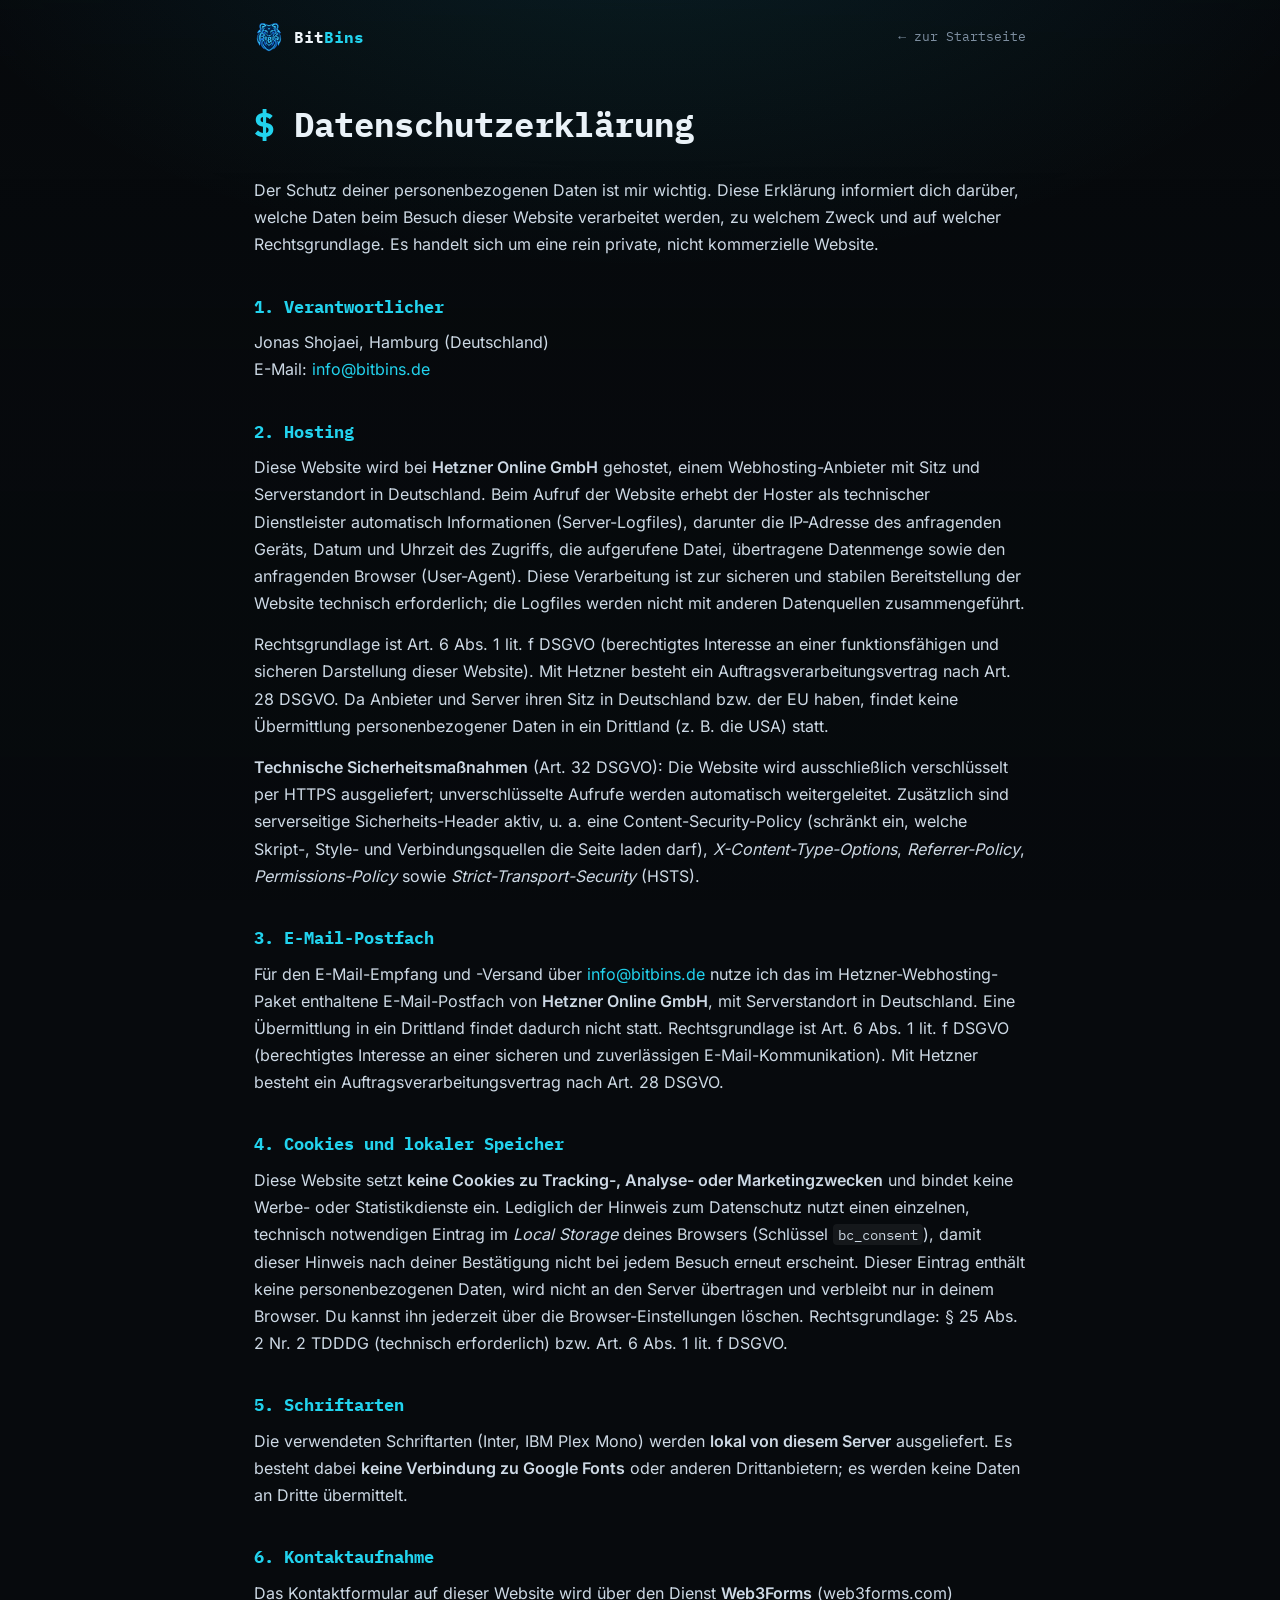
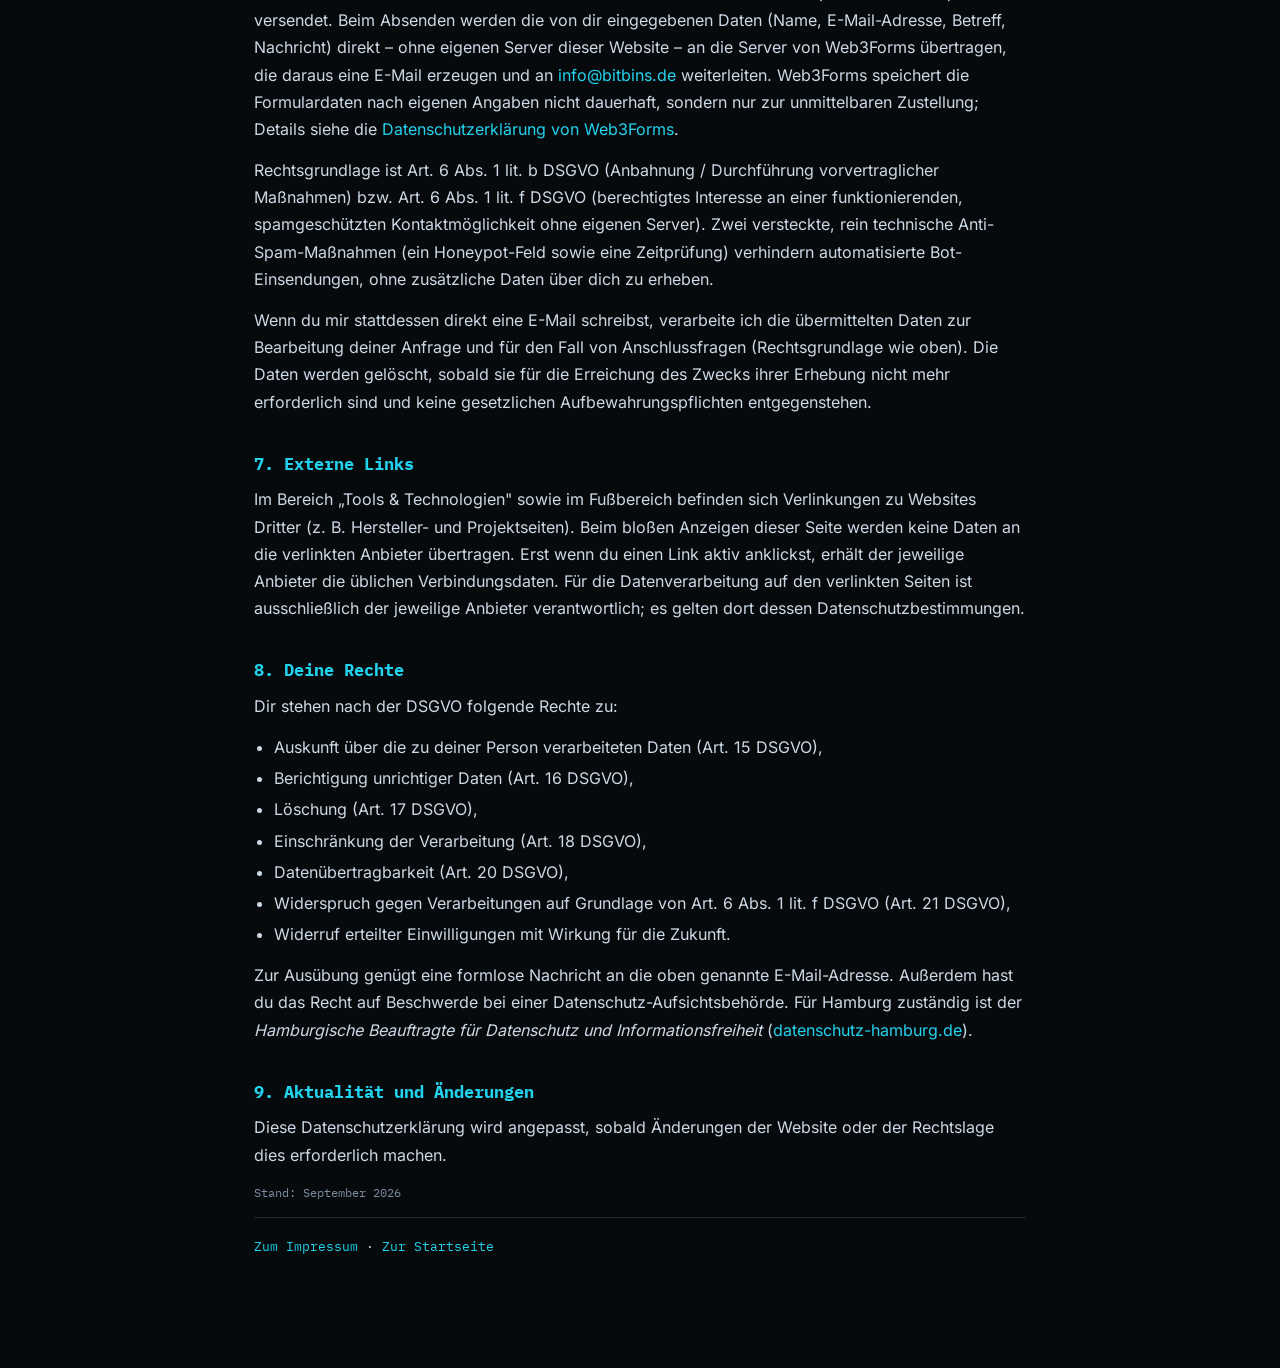
<file: datenschutz.html>
<!doctype html>
<html lang="de">
<head>
  <meta charset="utf-8" />
  <meta http-equiv="Content-Security-Policy" content="default-src 'self'; script-src 'self'; style-src 'self'; img-src 'self' data:; font-src 'self'; connect-src 'self' https://api.web3forms.com; form-action 'self' https://api.web3forms.com; base-uri 'self'; object-src 'none'; upgrade-insecure-requests" />
  <meta name="viewport" content="width=device-width, initial-scale=1" />
  <meta name="robots" content="index,follow" />
  <meta name="color-scheme" content="dark" />
  <title>Datenschutzerklärung · BitBins</title>
  <link rel="canonical" href="https://bitbins.de/datenschutz.html" />
  <meta property="og:title" content="Datenschutzerklärung · BitBins" />
  <meta property="og:url" content="https://bitbins.de/datenschutz.html" />
  <link rel="stylesheet" href="assets/fonts/fonts.css" />
  <link rel="stylesheet" href="assets/css/styles.css" />
  <link rel="icon" type="image/svg+xml" href="favicon.svg" />
  <link rel="apple-touch-icon" href="favicon.svg" />
</head>
<body>
  <canvas id="matrix" aria-hidden="true"></canvas>
  <div class="bg-overlay" aria-hidden="true"></div>

  <header class="legalhead">
    <a class="legalhead__brand" href="index.html">
      <img src="logo.svg" width="139" height="139" alt="" aria-hidden="true" />
      <span>Bit<span class="accent">Bins</span></span>
    </a>
    <a class="legalhead__back" href="index.html">&larr; zur Startseite</a>
  </header>

  <main class="legal">
    <h1>Datenschutzerklärung</h1>

    <p>
      Der Schutz deiner personenbezogenen Daten ist mir wichtig. Diese Erklärung informiert dich darüber,
      welche Daten beim Besuch dieser Website verarbeitet werden, zu welchem Zweck und auf welcher
      Rechtsgrundlage. Es handelt sich um eine rein private, nicht kommerzielle Website.
    </p>

    <h2>1. Verantwortlicher</h2>
    <!-- ===== BEARBEITEN: Kontaktdaten =====
         Bewusst OHNE Straßenanschrift und OHNE Telefonnummer. Der Kontakt läuft
         ausschließlich per E-Mail. Vor kommerzieller Nutzung siehe Hinweis im Impressum. -->
    <p>
      Jonas Shojaei, Hamburg (Deutschland)<br />
      E-Mail: <a href="mailto:info@bitbins.de">info@bitbins.de</a>
    </p>

    <h2>2. Hosting</h2>
    <!-- ===== BEARBEITEN: HOSTER-Feindaten =====
         Anbieter: Hetzner Online GmbH, Industriestr. 25, 91710 Gunzenhausen,
         Deutschland (Webhosting-Paket). Bitte die genaue Firmierung/Anschrift und
         den Auftragsverarbeitungsvertrag (AVV) im Hetzner-Kundenportal (Robot/
         Konsole) gegenprüfen und bei Abweichungen korrigieren; ebenso prüfen, ob
         ausschließlich in Deutschland/EU gehostet wird. -->
    <p>
      Diese Website wird bei <strong>Hetzner Online GmbH</strong> gehostet, einem Webhosting-Anbieter mit
      Sitz und Serverstandort in Deutschland. Beim Aufruf der Website erhebt der Hoster als technischer
      Dienstleister automatisch Informationen (Server-Logfiles), darunter die IP-Adresse des anfragenden
      Geräts, Datum und Uhrzeit des Zugriffs, die aufgerufene Datei, übertragene Datenmenge sowie den
      anfragenden Browser (User-Agent). Diese Verarbeitung ist zur sicheren und stabilen Bereitstellung der
      Website technisch erforderlich; die Logfiles werden nicht mit anderen Datenquellen zusammengeführt.
    </p>
    <p>
      Rechtsgrundlage ist Art. 6 Abs. 1 lit. f DSGVO (berechtigtes Interesse an einer funktionsfähigen und
      sicheren Darstellung dieser Website). Mit Hetzner besteht ein Auftragsverarbeitungsvertrag nach
      Art. 28 DSGVO. Da Anbieter und Server ihren Sitz in Deutschland bzw. der EU haben, findet keine
      Übermittlung personenbezogener Daten in ein Drittland (z.&nbsp;B. die USA) statt.
    </p>
    <p>
      <strong>Technische Sicherheitsmaßnahmen</strong> (Art. 32 DSGVO): Die Website wird ausschließlich
      verschlüsselt per HTTPS ausgeliefert; unverschlüsselte Aufrufe werden automatisch weitergeleitet.
      Zusätzlich sind serverseitige Sicherheits-Header aktiv, u.&nbsp;a. eine Content-Security-Policy (schränkt
      ein, welche Skript-, Style- und Verbindungsquellen die Seite laden darf), <em>X-Content-Type-Options</em>,
      <em>Referrer-Policy</em>, <em>Permissions-Policy</em> sowie <em>Strict-Transport-Security</em> (HSTS).
    </p>

    <h2>3. E-Mail-Postfach</h2>
    <!-- ===== BEARBEITEN: E-MAIL-ANBIETER =====
         Anbieter: Hetzner Online GmbH (E-Mail-Postfach im Webhosting-Paket
         enthalten), Serverstandort Deutschland. Bitte im Hetzner-Kundenportal
         gegenprüfen, ob ein separater AVV für den Mail-Dienst nötig ist (meist
         durch den allgemeinen Hosting-AVV mit abgedeckt). -->
    <p>
      Für den E-Mail-Empfang und -Versand über <a href="mailto:info@bitbins.de">info@bitbins.de</a>
      nutze ich das im Hetzner-Webhosting-Paket enthaltene E-Mail-Postfach von
      <strong>Hetzner Online GmbH</strong>, mit Serverstandort in Deutschland. Eine Übermittlung in ein
      Drittland findet dadurch nicht statt. Rechtsgrundlage ist Art. 6 Abs. 1 lit. f DSGVO (berechtigtes
      Interesse an einer sicheren und zuverlässigen E-Mail-Kommunikation). Mit Hetzner besteht ein
      Auftragsverarbeitungsvertrag nach Art. 28 DSGVO.
    </p>

    <h2>4. Cookies und lokaler Speicher</h2>
    <p>
      Diese Website setzt <strong>keine Cookies zu Tracking-, Analyse- oder Marketingzwecken</strong> und
      bindet keine Werbe- oder Statistikdienste ein. Lediglich der Hinweis zum Datenschutz nutzt einen
      einzelnen, technisch notwendigen Eintrag im <em>Local Storage</em> deines Browsers
      (Schlüssel <code>bc_consent</code>), damit dieser Hinweis nach deiner Bestätigung nicht bei jedem
      Besuch erneut erscheint. Dieser Eintrag enthält keine personenbezogenen Daten, wird nicht an den
      Server übertragen und verbleibt nur in deinem Browser. Du kannst ihn jederzeit über die
      Browser-Einstellungen löschen. Rechtsgrundlage: § 25 Abs. 2 Nr. 2 TDDDG (technisch erforderlich)
      bzw. Art. 6 Abs. 1 lit. f DSGVO.
    </p>

    <h2>5. Schriftarten</h2>
    <p>
      Die verwendeten Schriftarten (Inter, IBM Plex Mono) werden <strong>lokal von diesem Server</strong>
      ausgeliefert. Es besteht dabei <strong>keine Verbindung zu Google Fonts</strong> oder anderen
      Drittanbietern; es werden keine Daten an Dritte übermittelt.
    </p>

    <h2>6. Kontaktaufnahme</h2>
    <!-- ===== BEARBEITEN: WEB3FORMS-Feindaten =====
         Anbieter/Sitz von Web3Forms auf https://web3forms.com/privacy (bzw.
         Terms of Service) gegenprüfen und ggf. AVV/DPA abschließen; bei
         Server-Standort außerhalb der EU diesen Absatz um die passende
         Rechtsgrundlage für die Drittlandübermittlung ergänzen (Data Privacy
         Framework / Standardvertragsklauseln, analog zu Abschnitt 2). -->
    <p>
      Das Kontaktformular auf dieser Website wird über den Dienst <strong>Web3Forms</strong>
      (web3forms.com) versendet. Beim Absenden werden die von dir eingegebenen Daten (Name,
      E-Mail-Adresse, Betreff, Nachricht) direkt – ohne eigenen Server dieser Website – an die
      Server von Web3Forms übertragen, die daraus eine E-Mail erzeugen und an
      <a href="mailto:info@bitbins.de">info@bitbins.de</a> weiterleiten. Web3Forms
      speichert die Formulardaten nach eigenen Angaben nicht dauerhaft, sondern nur zur
      unmittelbaren Zustellung; Details siehe die
      <a href="https://web3forms.com/privacy" target="_blank" rel="noopener noreferrer">Datenschutzerklärung von Web3Forms</a>.
    </p>
    <p>
      Rechtsgrundlage ist Art. 6 Abs. 1 lit. b DSGVO (Anbahnung / Durchführung vorvertraglicher
      Maßnahmen) bzw. Art. 6 Abs. 1 lit. f DSGVO (berechtigtes Interesse an einer funktionierenden,
      spamgeschützten Kontaktmöglichkeit ohne eigenen Server). Zwei versteckte, rein technische
      Anti-Spam-Maßnahmen (ein Honeypot-Feld sowie eine Zeitprüfung) verhindern automatisierte
      Bot-Einsendungen, ohne zusätzliche Daten über dich zu erheben.
    </p>
    <p>
      Wenn du mir stattdessen direkt eine E-Mail schreibst, verarbeite ich die übermittelten Daten
      zur Bearbeitung deiner Anfrage und für den Fall von Anschlussfragen (Rechtsgrundlage wie oben).
      Die Daten werden gelöscht, sobald sie für die Erreichung des Zwecks ihrer Erhebung nicht mehr
      erforderlich sind und keine gesetzlichen Aufbewahrungspflichten entgegenstehen.
    </p>

    <h2>7. Externe Links</h2>
    <p>
      Im Bereich „Tools &amp; Technologien" sowie im Fußbereich befinden sich Verlinkungen zu Websites
      Dritter (z.&nbsp;B. Hersteller- und Projektseiten). Beim bloßen Anzeigen dieser Seite werden keine
      Daten an die verlinkten Anbieter übertragen. Erst wenn du einen Link aktiv anklickst, erhält der
      jeweilige Anbieter die üblichen Verbindungsdaten. Für die Datenverarbeitung auf den verlinkten
      Seiten ist ausschließlich der jeweilige Anbieter verantwortlich; es gelten dort dessen
      Datenschutzbestimmungen.
    </p>

    <h2>8. Deine Rechte</h2>
    <p>Dir stehen nach der DSGVO folgende Rechte zu:</p>
    <ul>
      <li>Auskunft über die zu deiner Person verarbeiteten Daten (Art. 15 DSGVO),</li>
      <li>Berichtigung unrichtiger Daten (Art. 16 DSGVO),</li>
      <li>Löschung (Art. 17 DSGVO),</li>
      <li>Einschränkung der Verarbeitung (Art. 18 DSGVO),</li>
      <li>Datenübertragbarkeit (Art. 20 DSGVO),</li>
      <li>Widerspruch gegen Verarbeitungen auf Grundlage von Art. 6 Abs. 1 lit. f DSGVO (Art. 21 DSGVO),</li>
      <li>Widerruf erteilter Einwilligungen mit Wirkung für die Zukunft.</li>
    </ul>
    <p>
      Zur Ausübung genügt eine formlose Nachricht an die oben genannte E-Mail-Adresse. Außerdem hast du
      das Recht auf Beschwerde bei einer Datenschutz-Aufsichtsbehörde. Für Hamburg zuständig ist der
      <em>Hamburgische Beauftragte für Datenschutz und Informationsfreiheit</em>
      (<a href="https://datenschutz-hamburg.de" target="_blank" rel="noopener noreferrer">datenschutz-hamburg.de</a>).
    </p>

    <h2>9. Aktualität und Änderungen</h2>
    <p>
      Diese Datenschutzerklärung wird angepasst, sobald Änderungen der Website oder der Rechtslage dies
      erforderlich machen.
    </p>

    <p class="legal__meta">Stand: September 2026</p>

    <p class="legal__nav"><a href="impressum.html">Zum Impressum</a> &middot; <a href="index.html">Zur Startseite</a></p>
  </main>

  <script src="assets/js/main.js" defer></script>
</body>
</html>
</file>
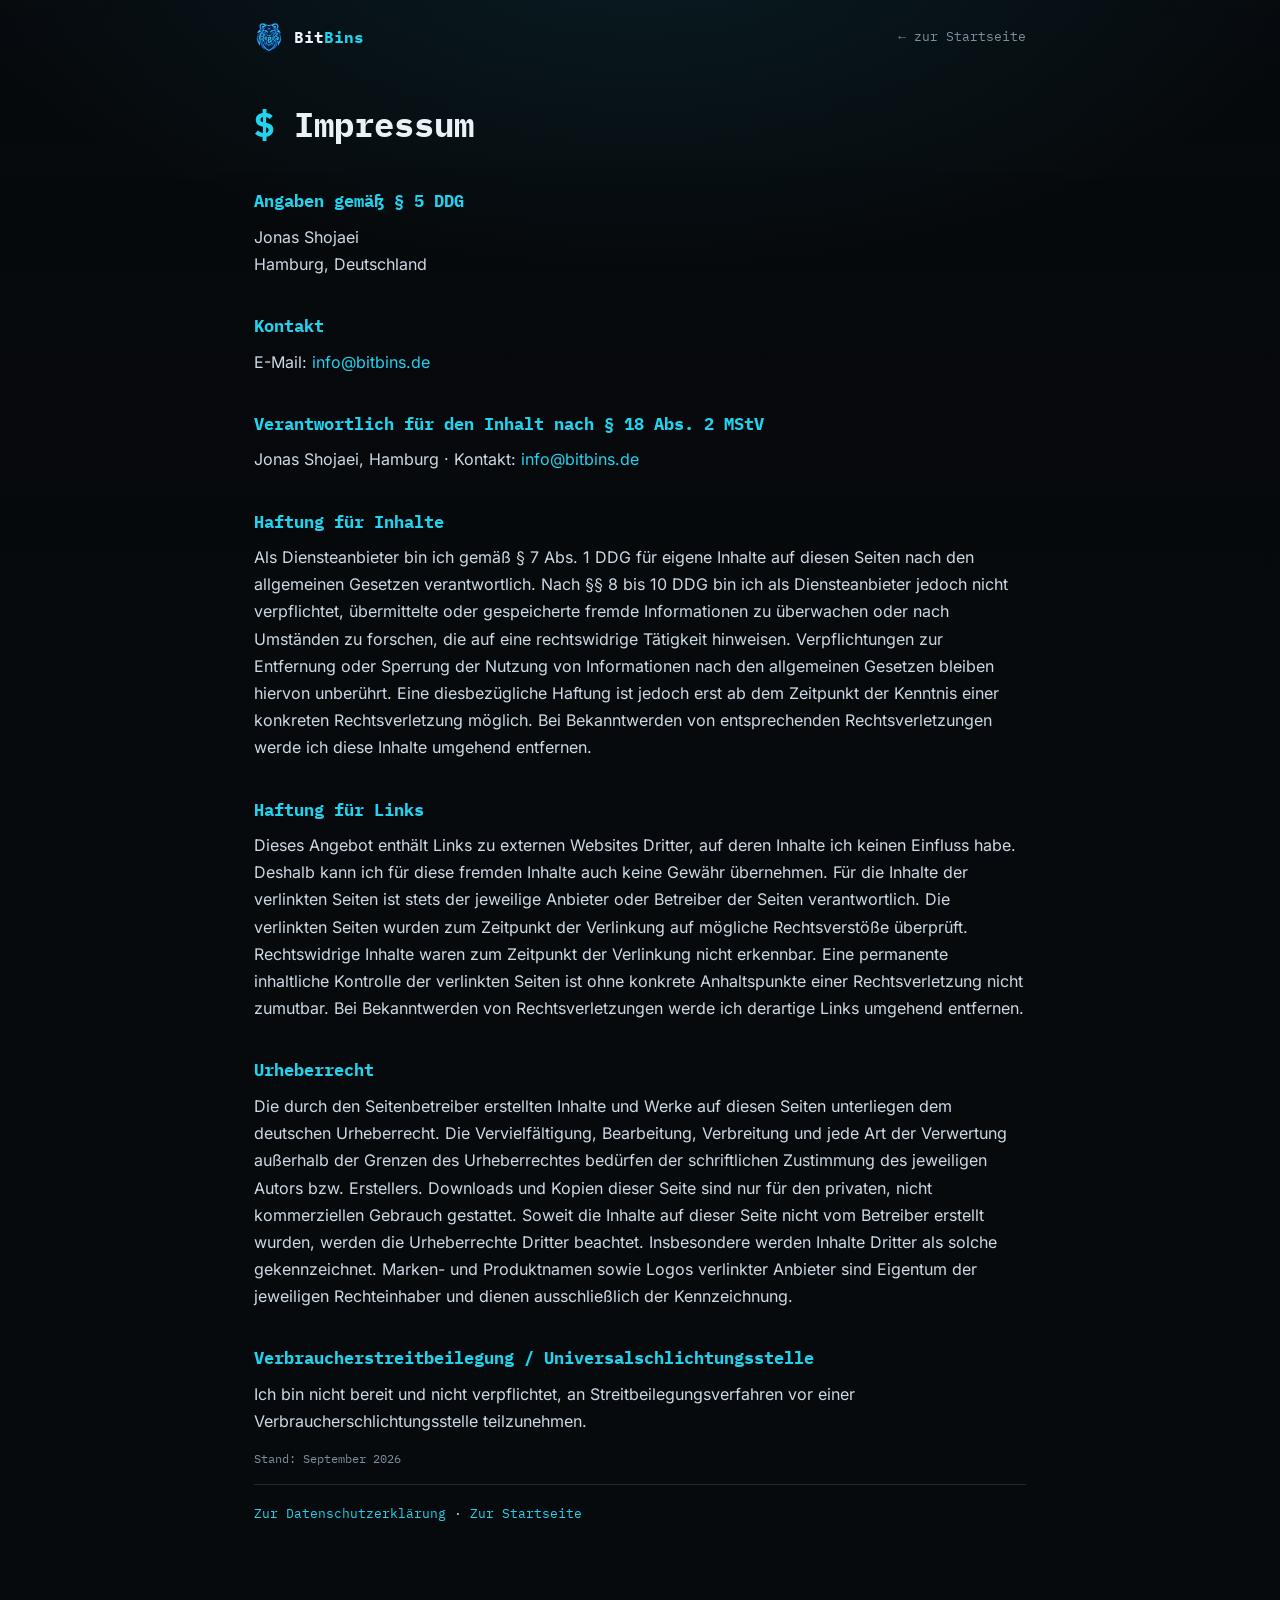
<file: impressum.html>
<!doctype html>
<html lang="de">
<head>
  <meta charset="utf-8" />
  <meta http-equiv="Content-Security-Policy" content="default-src 'self'; script-src 'self'; style-src 'self'; img-src 'self' data:; font-src 'self'; connect-src 'self' https://api.web3forms.com; form-action 'self' https://api.web3forms.com; base-uri 'self'; object-src 'none'; upgrade-insecure-requests" />
  <meta name="viewport" content="width=device-width, initial-scale=1" />
  <meta name="robots" content="index,follow" />
  <meta name="color-scheme" content="dark" />
  <title>Impressum · BitBins</title>
  <link rel="canonical" href="https://bitbins.de/impressum.html" />
  <meta property="og:title" content="Impressum · BitBins" />
  <meta property="og:url" content="https://bitbins.de/impressum.html" />
  <link rel="stylesheet" href="assets/fonts/fonts.css" />
  <link rel="stylesheet" href="assets/css/styles.css" />
  <link rel="icon" type="image/svg+xml" href="favicon.svg" />
  <link rel="apple-touch-icon" href="favicon.svg" />
</head>
<body>
  <canvas id="matrix" aria-hidden="true"></canvas>
  <div class="bg-overlay" aria-hidden="true"></div>

  <header class="legalhead">
    <a class="legalhead__brand" href="index.html">
      <img src="logo.svg" width="139" height="139" alt="" aria-hidden="true" />
      <span>Bit<span class="accent">Bins</span></span>
    </a>
    <a class="legalhead__back" href="index.html">&larr; zur Startseite</a>
  </header>

  <main class="legal">
    <h1>Impressum</h1>

    <h2>Angaben gemäß § 5 DDG</h2>
    <!-- ===== BEARBEITEN: Anschrift =====
         Der Betreiber veröffentlicht hier bewusst KEINE Straßenanschrift und KEINE
         Telefonnummer.
         Rechtlicher Hinweis: Ein vollständiges Impressum nach § 5 DDG bzw. § 18 MStV
         verlangt für geschäftsmäßige oder nicht rein private Angebote eine
         ladungsfähige Anschrift (kein Postfach). Solange diese Website rein privat
         und nicht kommerziell betrieben wird, ist eine Impressumspflicht umstritten.
         Vor jeder kommerziellen Nutzung anwaltlich prüfen lassen und eine
         ladungsfähige Anschrift ergänzen. -->
    <p>
      Jonas Shojaei<br />
      Hamburg, Deutschland
    </p>

    <h2>Kontakt</h2>
    <p>
      E-Mail: <a href="mailto:info@bitbins.de">info@bitbins.de</a>
    </p>

    <h2>Verantwortlich für den Inhalt nach § 18 Abs. 2 MStV</h2>
    <p>Jonas Shojaei, Hamburg &middot; Kontakt: <a href="mailto:info@bitbins.de">info@bitbins.de</a></p>

    <h2>Haftung für Inhalte</h2>
    <p>
      Als Diensteanbieter bin ich gemäß § 7 Abs. 1 DDG für eigene Inhalte auf diesen Seiten nach den
      allgemeinen Gesetzen verantwortlich. Nach §§ 8 bis 10 DDG bin ich als Diensteanbieter jedoch nicht
      verpflichtet, übermittelte oder gespeicherte fremde Informationen zu überwachen oder nach Umständen
      zu forschen, die auf eine rechtswidrige Tätigkeit hinweisen. Verpflichtungen zur Entfernung oder
      Sperrung der Nutzung von Informationen nach den allgemeinen Gesetzen bleiben hiervon unberührt.
      Eine diesbezügliche Haftung ist jedoch erst ab dem Zeitpunkt der Kenntnis einer konkreten
      Rechtsverletzung möglich. Bei Bekanntwerden von entsprechenden Rechtsverletzungen werde ich diese
      Inhalte umgehend entfernen.
    </p>

    <h2>Haftung für Links</h2>
    <p>
      Dieses Angebot enthält Links zu externen Websites Dritter, auf deren Inhalte ich keinen Einfluss
      habe. Deshalb kann ich für diese fremden Inhalte auch keine Gewähr übernehmen. Für die Inhalte der
      verlinkten Seiten ist stets der jeweilige Anbieter oder Betreiber der Seiten verantwortlich. Die
      verlinkten Seiten wurden zum Zeitpunkt der Verlinkung auf mögliche Rechtsverstöße überprüft.
      Rechtswidrige Inhalte waren zum Zeitpunkt der Verlinkung nicht erkennbar. Eine permanente inhaltliche
      Kontrolle der verlinkten Seiten ist ohne konkrete Anhaltspunkte einer Rechtsverletzung nicht
      zumutbar. Bei Bekanntwerden von Rechtsverletzungen werde ich derartige Links umgehend entfernen.
    </p>

    <h2>Urheberrecht</h2>
    <p>
      Die durch den Seitenbetreiber erstellten Inhalte und Werke auf diesen Seiten unterliegen dem
      deutschen Urheberrecht. Die Vervielfältigung, Bearbeitung, Verbreitung und jede Art der Verwertung
      außerhalb der Grenzen des Urheberrechtes bedürfen der schriftlichen Zustimmung des jeweiligen Autors
      bzw. Erstellers. Downloads und Kopien dieser Seite sind nur für den privaten, nicht kommerziellen
      Gebrauch gestattet. Soweit die Inhalte auf dieser Seite nicht vom Betreiber erstellt wurden, werden
      die Urheberrechte Dritter beachtet. Insbesondere werden Inhalte Dritter als solche gekennzeichnet.
      Marken- und Produktnamen sowie Logos verlinkter Anbieter sind Eigentum der jeweiligen Rechteinhaber
      und dienen ausschließlich der Kennzeichnung.
    </p>

    <h2>Verbraucherstreitbeilegung / Universalschlichtungsstelle</h2>
    <p>
      Ich bin nicht bereit und nicht verpflichtet, an Streitbeilegungsverfahren vor einer
      Verbraucherschlichtungsstelle teilzunehmen.
    </p>

    <p class="legal__meta">Stand: September 2026</p>

    <p class="legal__nav"><a href="datenschutz.html">Zur Datenschutzerklärung</a> &middot; <a href="index.html">Zur Startseite</a></p>
  </main>

  <script src="assets/js/main.js" defer></script>
</body>
</html>
</file>
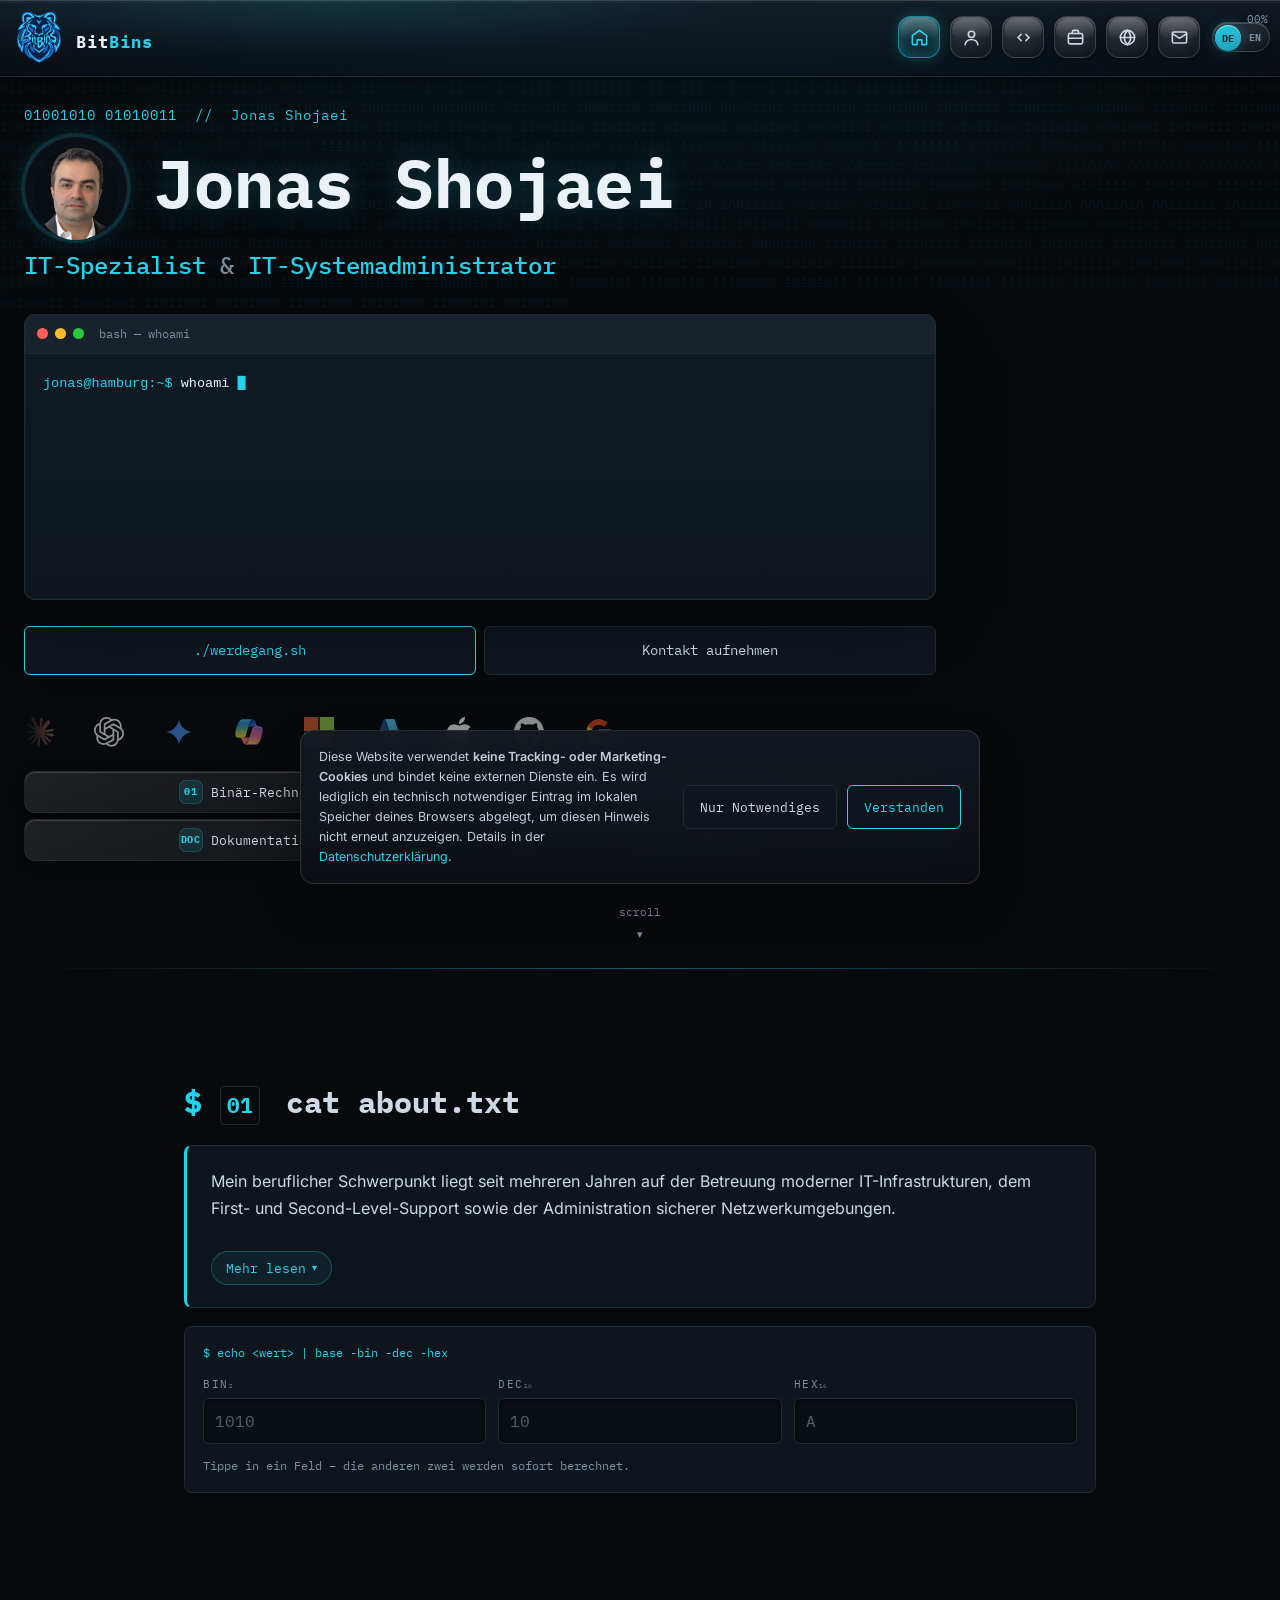
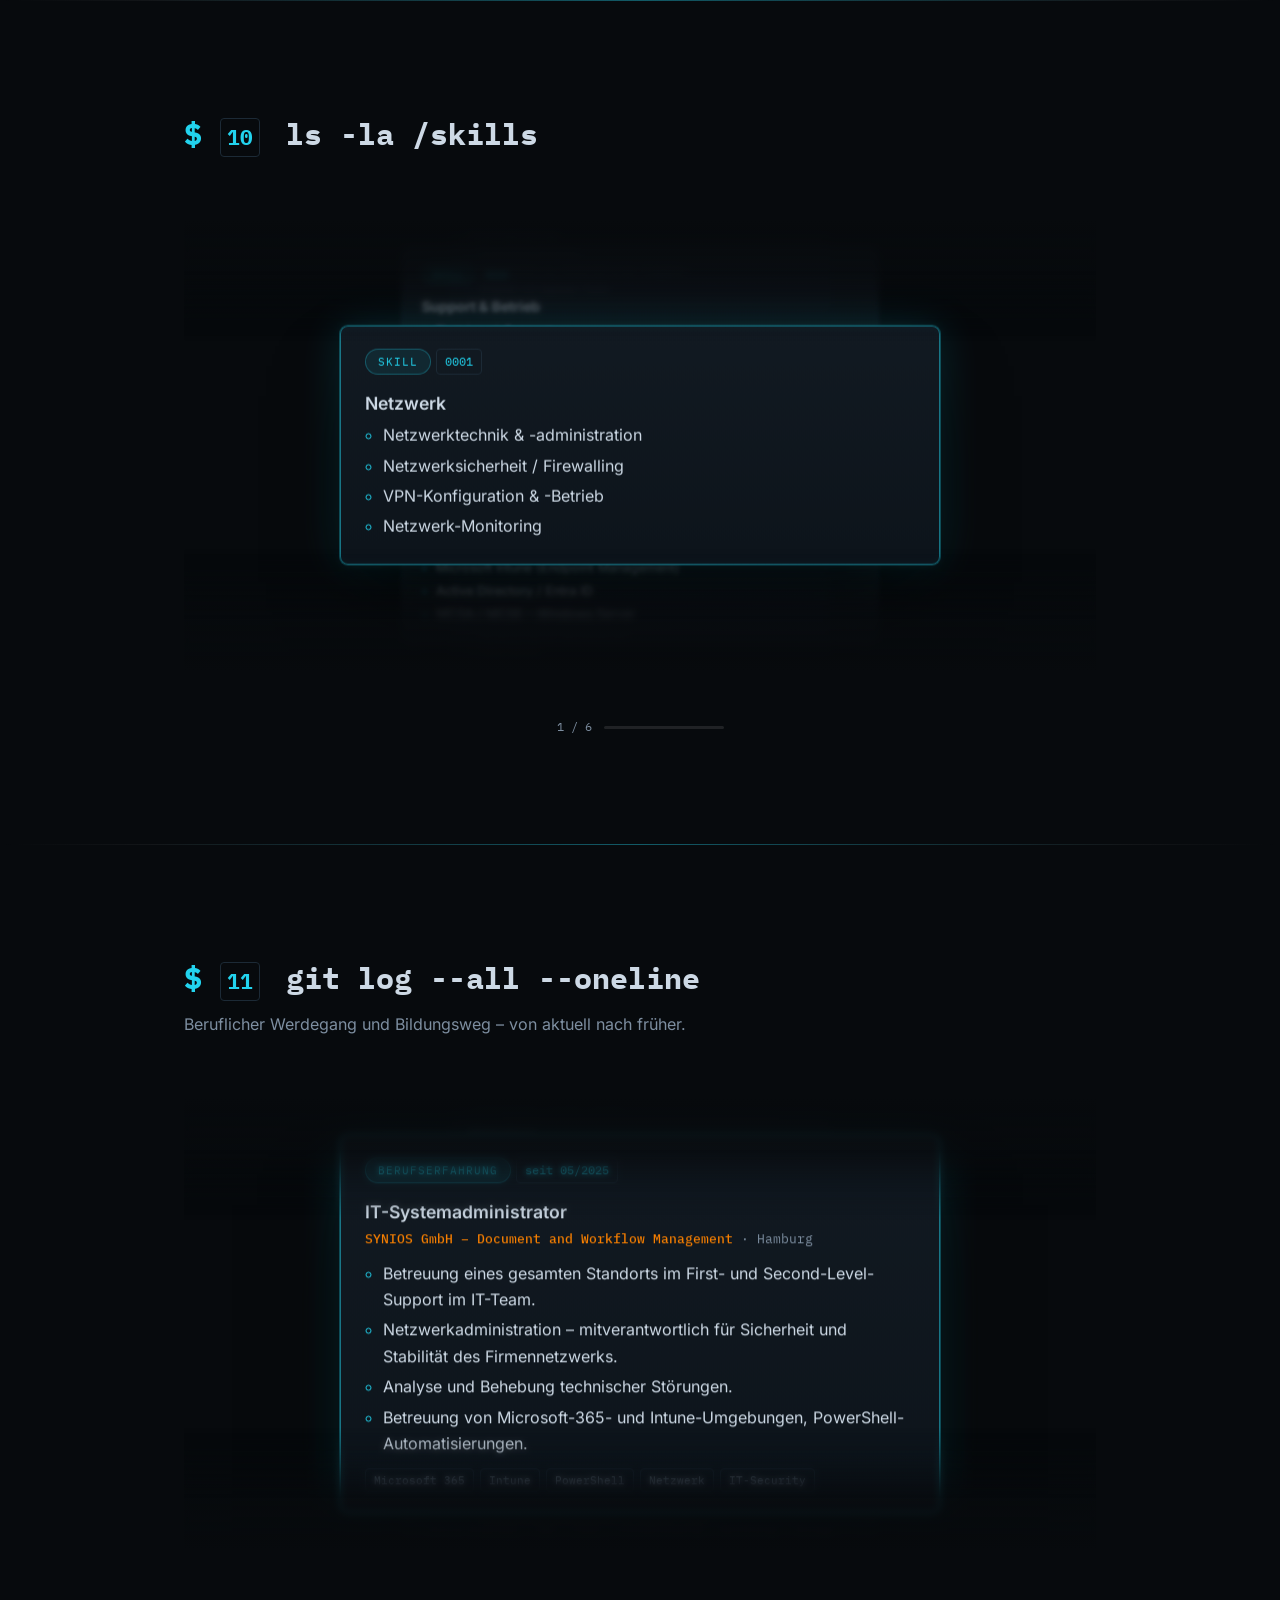
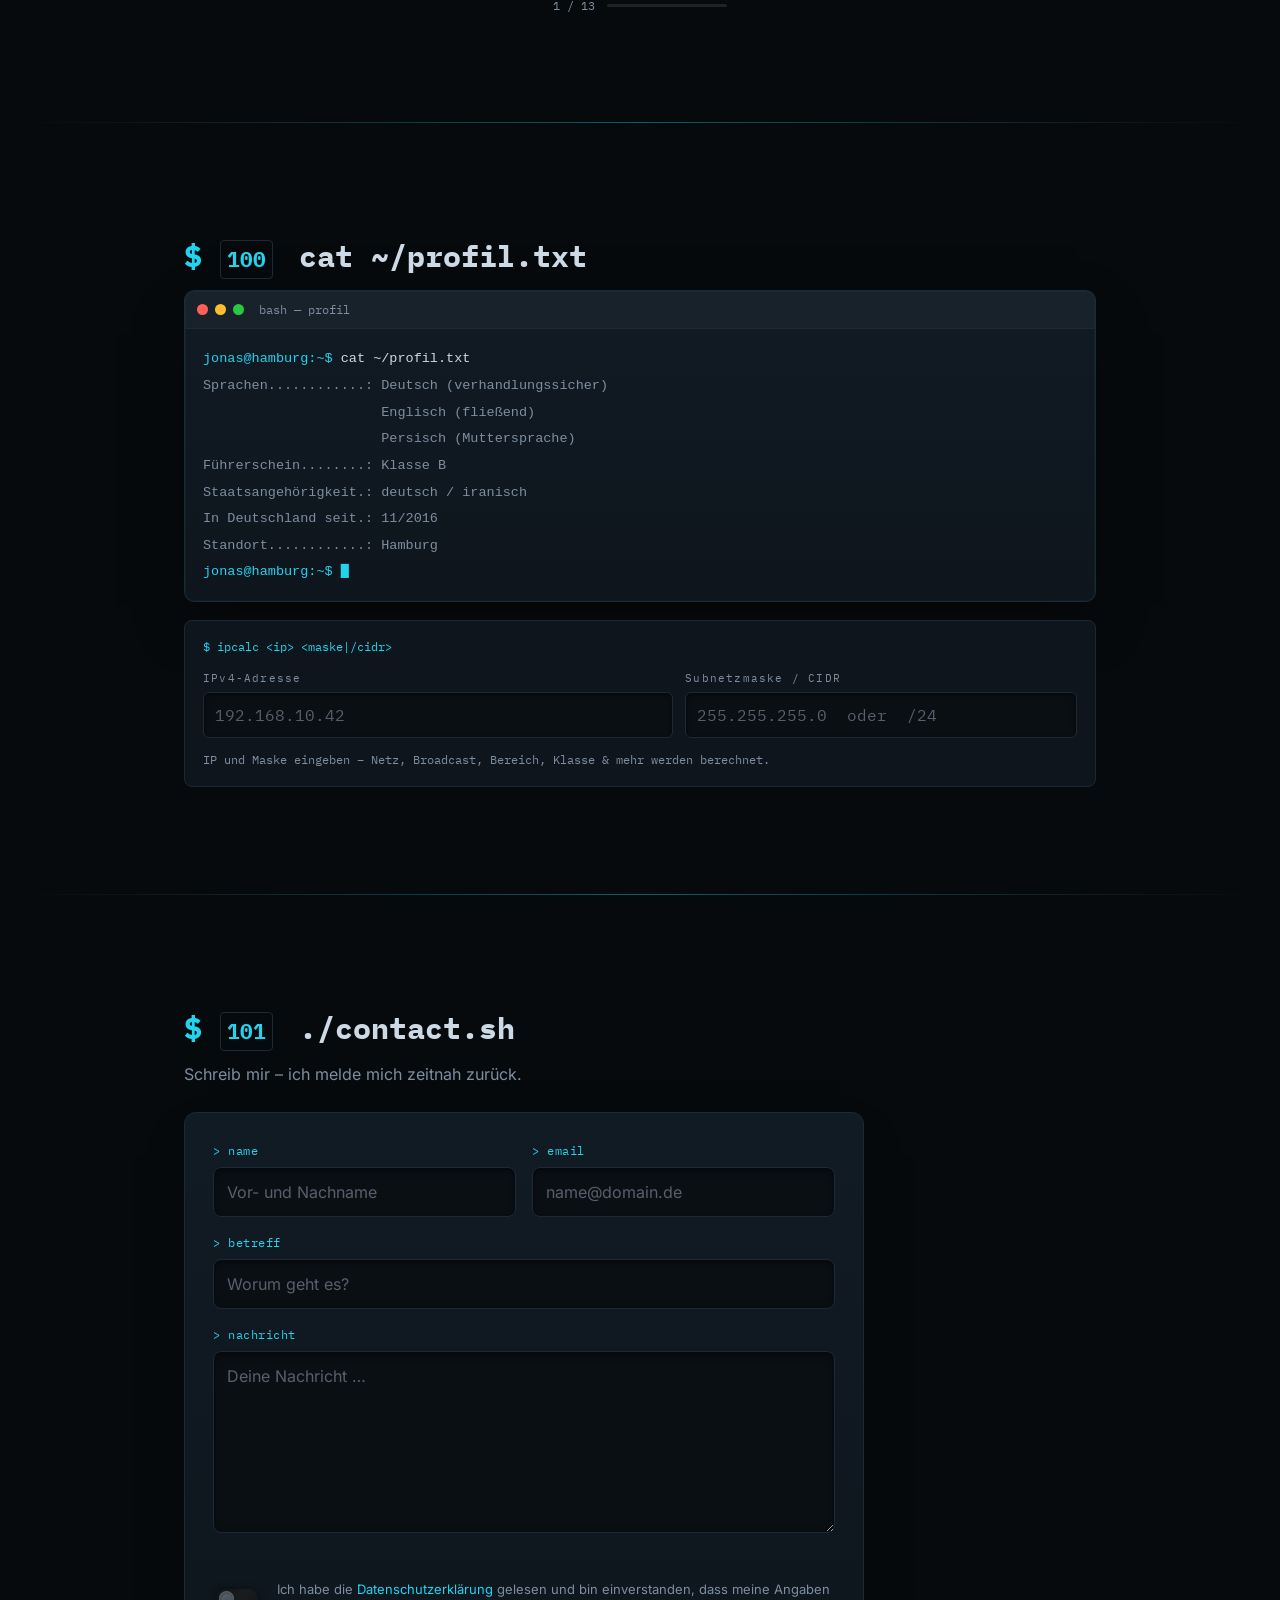
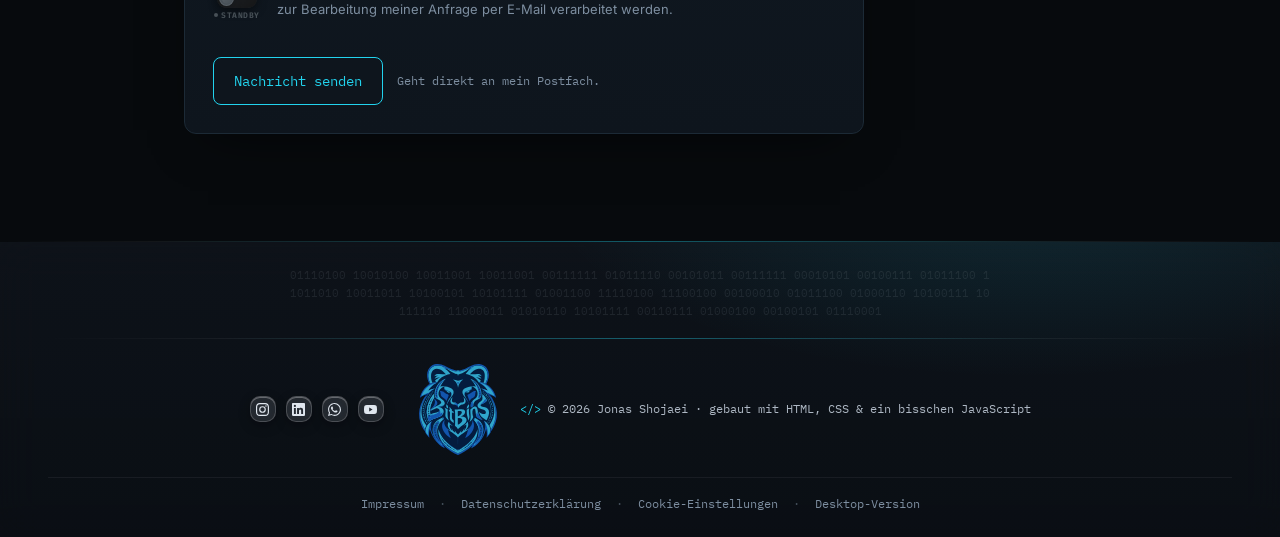
<file: mobile.html>
<!doctype html>
<html lang="de" class="is-mobile-page">
<head>
  <meta charset="utf-8" />
  <meta http-equiv="Content-Security-Policy" content="default-src 'self'; script-src 'self'; style-src 'self'; img-src 'self' data:; font-src 'self'; connect-src 'self' https://api.web3forms.com; form-action 'self' https://api.web3forms.com; base-uri 'self'; object-src 'none'; upgrade-insecure-requests" />
  <meta name="viewport" content="width=device-width, initial-scale=1, viewport-fit=cover" />
  <meta name="description" content="Jonas Shojaei – IT-Spezialist & IT-Systemadministrator in Hamburg. Mobile-optimierte Version." />
  <meta name="robots" content="noindex,follow" />
  <meta name="color-scheme" content="dark" />
  <title>BitBins · Jonas Shojaei (Mobile)</title>
  <link rel="canonical" href="https://bitbins.de/" />
  <meta property="og:type" content="website" />
  <meta property="og:site_name" content="BitBins" />
  <meta property="og:title" content="BitBins · Jonas Shojaei" />
  <meta property="og:description" content="Jonas Shojaei – IT-Spezialist & IT-Systemadministrator in Hamburg." />
  <meta property="og:url" content="https://bitbins.de/" />
  <meta property="og:image" content="https://bitbins.de/assets/img/jonas.jpg" />
  <meta property="og:locale" content="de_DE" />
  <meta property="og:locale:alternate" content="en_US" />
  <meta name="twitter:card" content="summary" />
  <meta name="twitter:title" content="BitBins · Jonas Shojaei" />
  <meta name="twitter:description" content="Jonas Shojaei – IT-Spezialist & IT-Systemadministrator in Hamburg." />
  <meta name="twitter:image" content="https://bitbins.de/assets/img/jonas.jpg" />
  <link rel="stylesheet" href="assets/fonts/fonts.css" />
  <link rel="stylesheet" href="assets/css/styles.css" />
  <link rel="stylesheet" href="assets/css/styles-mobile.css" />
  <link rel="icon" type="image/svg+xml" href="favicon.svg" />
  <link rel="apple-touch-icon" href="favicon.svg" />
</head>
<body>
  <!-- Binärer Hintergrund-Regen -->
  <canvas id="matrix" aria-hidden="true"></canvas>
  <div class="bg-overlay" aria-hidden="true"></div>

  <!-- Scroll-Fortschritt -->
  <div class="scroll-progress" aria-hidden="true">
    <div class="scroll-progress__bar" id="progressBar"></div>
    <span class="scroll-progress__readout" id="progressReadout">00%</span>
  </div>

  <!-- Navigation -->
  <header class="nav" id="nav">
    <a class="nav__brand" href="#home" aria-label="BitBins – Startseite" data-en-al="BitBins – Home">
      <span class="brand__solid">
        <img class="nav__logo" src="logo.svg" width="139" height="139" alt="" aria-hidden="true" />
        <span class="nav__brand-text" data-text="BitBins">Bit<span class="accent">Bins</span></span>
      </span>
    </a>
    <div class="nav__end">
    <nav class="nav__links" id="navLinks">
      <a href="#home" class="nav__ico" aria-label="Start" title="Start" data-en-al="Home" data-en-tt="Home">
        <svg viewBox="0 0 24 24" fill="none" stroke="currentColor" stroke-width="2" stroke-linecap="round" stroke-linejoin="round" aria-hidden="true"><path d="M3 9.5 12 3l9 6.5V20a1 1 0 0 1-1 1h-5v-6H9v6H4a1 1 0 0 1-1-1z"/></svg>
      </a>
      <a href="#about" class="nav__ico" aria-label="Über mich" title="Über mich" data-en-al="About" data-en-tt="About">
        <svg viewBox="0 0 24 24" fill="none" stroke="currentColor" stroke-width="2" stroke-linecap="round" stroke-linejoin="round" aria-hidden="true"><circle cx="12" cy="8" r="4"/><path d="M4 21c0-4 4-6.5 8-6.5s8 2.5 8 6.5"/></svg>
      </a>
      <a href="#skills" class="nav__ico" aria-label="Skills" title="Skills" data-en-al="Skills" data-en-tt="Skills">
        <svg viewBox="0 0 24 24" fill="none" stroke="currentColor" stroke-width="2" stroke-linecap="round" stroke-linejoin="round" aria-hidden="true"><path d="m9 8-4 4 4 4"/><path d="m15 8 4 4-4 4"/></svg>
      </a>
      <a href="#timeline" class="nav__ico" aria-label="Werdegang" title="Werdegang" data-en-al="Career" data-en-tt="Career">
        <svg viewBox="0 0 24 24" fill="none" stroke="currentColor" stroke-width="2" stroke-linecap="round" stroke-linejoin="round" aria-hidden="true"><rect x="3" y="7" width="18" height="13" rx="2"/><path d="M8 7V5a2 2 0 0 1 2-2h4a2 2 0 0 1 2 2v2"/><path d="M3 13h18"/></svg>
      </a>
      <a href="#profil" class="nav__ico" aria-label="Sprachen" title="Sprachen" data-en-al="Languages" data-en-tt="Languages">
        <svg viewBox="0 0 24 24" fill="none" stroke="currentColor" stroke-width="2" stroke-linecap="round" stroke-linejoin="round" aria-hidden="true"><circle cx="12" cy="12" r="9"/><path d="M3 12h18"/><path d="M12 3c2.6 2.4 4 5.7 4 9s-1.4 6.6-4 9c-2.6-2.4-4-5.7-4-9s1.4-6.6 4-9z"/></svg>
      </a>
      <a href="#contact" class="nav__ico" aria-label="Kontakt" title="Kontakt" data-en-al="Contact" data-en-tt="Contact">
        <svg viewBox="0 0 24 24" fill="none" stroke="currentColor" stroke-width="2" stroke-linecap="round" stroke-linejoin="round" aria-hidden="true"><rect x="3" y="5" width="18" height="14" rx="2"/><path d="m3 7 9 6 9-6"/></svg>
      </a>
    </nav>
    <button type="button" class="langtog" id="langToggle" role="switch" aria-checked="false"
            aria-label="Sprache umschalten" data-en-al="Switch language" title="Deutsch / English">
      <span class="langtog__opt langtog__opt--de">DE</span>
      <span class="langtog__opt langtog__opt--en">EN</span>
      <span class="langtog__knob" aria-hidden="true">DE</span>
    </button>
    </div>
  </header>

  <main>
    <!-- ============================================================= -->
    <!-- HERO / START                                                   -->
    <!-- ============================================================= -->
    <section id="home" class="section hero">
      <div class="binary-strip" aria-hidden="true"></div>
      <div class="container">
        <p class="hero__hi">01001010 01010011 &nbsp;//&nbsp; Jonas Shojaei</p>
        <div class="hero__head">
          <span class="hero__avatar">
            <img src="assets/img/jonas.jpg" width="640" height="864"
                 alt="Porträtfoto von Jonas Shojaei" loading="eager" decoding="async" />
          </span>
          <h1 class="hero__name" data-name>Jonas Shojaei</h1>
        </div>
        <h2 class="hero__role" data-en='<span class="accent">IT Specialist</span> &amp; <span class="accent">IT Systems Administrator</span>'>
          <span class="accent">IT-Spezialist</span> &amp; <span class="accent">IT-Systemadministrator</span>
        </h2>

        <div class="term-wrap">
        <div class="terminal" role="img" aria-label="Terminalfenster mit whoami-Ausgabe" data-en-al="Terminal window with whoami output">
          <div class="terminal__bar">
            <span class="dot"></span><span class="dot"></span><span class="dot"></span>
            <span class="terminal__title">bash — whoami</span>
          </div>
          <pre class="terminal__body"><code><span class="line"><span class="prompt">jonas@hamburg:~$</span> <span class="cmd" data-type="whoami --full"></span><span class="cursor">&#9608;</span></span>
<span class="out" data-reveal>Name.........: Jonas Shojaei</span>
<span class="out" data-reveal data-en="Role.........: IT Specialist / IT Systems Administrator">Rolle........: IT-Spezialist / IT-Systemadministrator</span>
<span class="out" data-reveal data-en="Focus........: IT support &middot; Network administration &middot; Network security">Fokus........: IT-Support &middot; Netzwerkadministration &middot; Netzwerksicherheit</span>
<span class="out" data-reveal data-en="Stack........: Windows Server &middot; Microsoft 365 &middot; Intune &middot; PowerShell &middot; Virtualization">Stack........: Windows Server &middot; Microsoft 365 &middot; Intune &middot; PowerShell &middot; Virtualisierung</span>
<span class="out" data-reveal data-en="Location.....: Hamburg, DE">Standort.....: Hamburg, DE</span>
<span class="out" data-reveal data-en="Languages....: DE fluent (business) &middot; EN fluent &middot; FA native">Sprachen.....: DE verhandlungssicher &middot; EN fließend &middot; FA Muttersprache</span>
<span class="out" data-reveal data-en='Status.......: <span class="ok">currently well engaged professionally</span> &middot; reachable exclusively by email'>Status.......: <span class="ok">beruflich gut eingebunden</span> &middot; erreichbar ausschließlich per E-Mail</span></code></pre>
        </div>

        </div>

        <div class="hero__cta">
          <a class="btn btn--primary" href="#timeline" data-en="./career.sh">./werdegang.sh</a>
          <a class="btn" href="#contact" data-en="Get in touch">Kontakt aufnehmen</a>
        </div>

        <!-- Tool-Dock: läuft endlos von rechts nach links, jedes Icon verlinkt -->
        <div class="dock" id="dock" aria-label="Tools &amp; Technologien" data-en-al="Tools &amp; technologies">
          <div class="dock__track" id="dockTrack">
            <span class="dock__item" title="Claude" aria-label="Claude">
              <svg fill="#D97757" role="img" viewBox="0 0 24 24" xmlns="http://www.w3.org/2000/svg"><path d="m4.7144 15.9555 4.7174-2.6471.079-.2307-.079-.1275h-.2307l-.7893-.0486-2.6956-.0729-2.3375-.0971-2.2646-.1214-.5707-.1215-.5343-.7042.0546-.3522.4797-.3218.686.0608 1.5179.1032 2.2767.1578 1.6514.0972 2.4468.255h.3886l.0546-.1579-.1336-.0971-.1032-.0972L6.973 9.8356l-2.55-1.6879-1.3356-.9714-.7225-.4918-.3643-.4614-.1578-1.0078.6557-.7225.8803.0607.2246.0607.8925.686 1.9064 1.4754 2.4893 1.8336.3643.3035.1457-.1032.0182-.0728-.164-.2733-1.3539-2.4467-1.445-2.4893-.6435-1.032-.17-.6194c-.0607-.255-.1032-.4674-.1032-.7285L6.287.1335 6.6997 0l.9957.1336.419.3642.6192 1.4147 1.0018 2.2282 1.5543 3.0296.4553.8985.2429.8318.091.255h.1579v-.1457l.1275-1.706.2368-2.0947.2307-2.6957.0789-.7589.3764-.9107.7468-.4918.5828.2793.4797.686-.0668.4433-.2853 1.8517-.5586 2.9021-.3643 1.9429h.2125l.2429-.2429.9835-1.3053 1.6514-2.0643.7286-.8196.85-.9046.5464-.4311h1.0321l.759 1.1293-.34 1.1657-1.0625 1.3478-.8804 1.1414-1.2628 1.7-.7893 1.36.0729.1093.1882-.0183 2.8535-.607 1.5421-.2794 1.8396-.3157.8318.3886.091.3946-.3278.8075-1.967.4857-2.3072.4614-3.4364.8136-.0425.0304.0486.0607 1.5482.1457.6618.0364h1.621l3.0175.2247.7892.522.4736.6376-.079.4857-1.2142.6193-1.6393-.3886-3.825-.9107-1.3113-.3279h-.1822v.1093l1.0929 1.0686 2.0035 1.8092 2.5075 2.3314.1275.5768-.3218.4554-.34-.0486-2.2039-1.6575-.85-.7468-1.9246-1.621h-.1275v.17l.4432.6496 2.3436 3.5214.1214 1.0807-.17.3521-.6071.2125-.6679-.1214-1.3721-1.9246L14.38 17.959l-1.1414-1.9428-.1397.079-.674 7.2552-.3156.3703-.7286.2793-.6071-.4614-.3218-.7468.3218-1.4753.3886-1.9246.3157-1.53.2853-1.9004.17-.6314-.0121-.0425-.1397.0182-1.4328 1.9672-2.1796 2.9446-1.7243 1.8456-.4128.164-.7164-.3704.0667-.6618.4008-.5889 2.386-3.0357 1.4389-1.882.929-1.0868-.0062-.1579h-.0546l-6.3385 4.1164-1.1293.1457-.4857-.4554.0608-.7467.2307-.2429 1.9064-1.3114Z"/></svg>
            </span>
            <span class="dock__item" title="ChatGPT" aria-label="ChatGPT">
              <svg xmlns="http://www.w3.org/2000/svg" viewBox="0 0 24 24" fill="#e9e9e9" fill-rule="evenodd"><path d="M9.205 8.658v-2.26c0-.19.072-.333.238-.428l4.543-2.616c.619-.357 1.356-.523 2.117-.523 2.854 0 4.662 2.212 4.662 4.566 0 .167 0 .357-.024.547l-4.71-2.759a.797.797 0 00-.856 0l-5.97 3.473zm10.609 8.8V12.06c0-.333-.143-.57-.429-.737l-5.97-3.473 1.95-1.118a.433.433 0 01.476 0l4.543 2.617c1.309.76 2.189 2.378 2.189 3.948 0 1.808-1.07 3.473-2.76 4.163zM7.802 12.703l-1.95-1.142c-.167-.095-.239-.238-.239-.428V5.899c0-2.545 1.95-4.472 4.591-4.472 1 0 1.927.333 2.712.928L8.23 5.067c-.285.166-.428.404-.428.737v6.898zM12 15.128l-2.795-1.57v-3.33L12 8.658l2.795 1.57v3.33L12 15.128zm1.796 7.23c-1 0-1.927-.332-2.712-.927l4.686-2.712c.285-.166.428-.404.428-.737v-6.898l1.974 1.142c.167.095.238.238.238.428v5.233c0 2.545-1.974 4.472-4.614 4.472zm-5.637-5.303l-4.544-2.617c-1.308-.761-2.188-2.378-2.188-3.948A4.482 4.482 0 014.21 6.327v5.423c0 .333.143.571.428.738l5.947 3.449-1.95 1.118a.432.432 0 01-.476 0zm-.262 3.9c-2.688 0-4.662-2.021-4.662-4.519 0-.19.024-.38.047-.57l4.686 2.71c.286.167.571.167.856 0l5.97-3.448v2.26c0 .19-.07.333-.237.428l-4.543 2.616c-.619.357-1.356.523-2.117.523zm5.899 2.83a5.947 5.947 0 005.827-4.756C22.287 18.339 24 15.84 24 13.296c0-1.665-.713-3.282-1.998-4.448.119-.5.19-.999.19-1.498 0-3.401-2.759-5.947-5.946-5.947-.642 0-1.26.095-1.88.31A5.962 5.962 0 0010.205 0a5.947 5.947 0 00-5.827 4.757C1.713 5.447 0 7.945 0 10.49c0 1.666.713 3.283 1.998 4.448-.119.5-.19 1-.19 1.499 0 3.401 2.759 5.946 5.946 5.946.642 0 1.26-.095 1.88-.309a5.96 5.96 0 004.162 1.713z"/></svg>
            </span>
            <span class="dock__item" title="Gemini" aria-label="Google Gemini">
              <svg viewBox="0 0 24 24" xmlns="http://www.w3.org/2000/svg"><path fill="#3186FF" d="M12 1.6c.5 5.35 5.05 9.9 10.4 10.4-5.35.5-9.9 5.05-10.4 10.4-.5-5.35-5.05-9.9-10.4-10.4C6.95 11.5 11.5 6.95 12 1.6z"/></svg>
            </span>
            <span class="dock__item" title="Microsoft Copilot" aria-label="Microsoft Copilot">
              <svg xmlns="http://www.w3.org/2000/svg" viewBox="0 0 48 48" fill="none"><path d="M34.1423 7.32501C33.5634 5.35387 31.7547 4 29.7003 4L28.3488 4C26.1142 4 24.1985 5.59611 23.7952 7.79398L21.4805 20.4072L22.0549 18.4419C22.6319 16.4679 24.4419 15.1111 26.4986 15.1111H34.3524L37.6462 16.3942L40.8213 15.1111H39.8946C37.8401 15.1111 36.0315 13.7572 35.4525 11.7861L34.1423 7.32501Z" fill="url(#cpg0)"/><path d="M14.3307 40.656C14.9032 42.6366 16.7165 44 18.7783 44H21.6486C24.1592 44 26.2122 41.999 26.2767 39.4893L26.5893 27.3271L25.9354 29.5602C25.3577 31.5332 23.5481 32.8889 21.4923 32.8889L13.5732 32.8889L10.7499 31.3573L7.69336 32.8889H8.60461C10.6663 32.8889 12.4796 34.2522 13.0521 36.2329L14.3307 40.656Z" fill="url(#cpg1)"/><path d="M29.4993 4H13.46C8.87732 4 6.12772 10.0566 4.29466 16.1132C2.12296 23.2886 -0.718769 32.8852 7.50252 32.8852H14.4282C16.4978 32.8852 18.3147 31.5168 18.8835 29.5269C20.0876 25.3143 22.1978 17.9655 23.8554 12.3712C24.6977 9.52831 25.3993 7.08673 26.4762 5.56628C27.0799 4.71385 28.086 4 29.4993 4Z" fill="url(#cpg2)"/><path d="M29.4993 4H13.46C8.87732 4 6.12772 10.0566 4.29466 16.1132C2.12296 23.2886 -0.718769 32.8852 7.50252 32.8852H14.4282C16.4978 32.8852 18.3147 31.5168 18.8835 29.5269C20.0876 25.3143 22.1978 17.9655 23.8554 12.3712C24.6977 9.52831 25.3993 7.08673 26.4762 5.56628C27.0799 4.71385 28.086 4 29.4993 4Z" fill="url(#cpg3)"/><path d="M18.498 44H34.5374C39.12 44 41.8696 37.9424 43.7027 31.8848C45.8744 24.7081 48.7161 15.1098 40.4948 15.1098H33.5693C31.4996 15.1098 29.6827 16.4784 29.114 18.4684C27.9098 22.6817 25.7996 30.032 24.142 35.6273C23.2996 38.4708 22.598 40.9127 21.5212 42.4335C20.9175 43.286 19.9113 44 18.498 44Z" fill="url(#cpg4)"/><path d="M18.498 44H34.5374C39.12 44 41.8696 37.9424 43.7027 31.8848C45.8744 24.7081 48.7161 15.1098 40.4948 15.1098H33.5693C31.4996 15.1098 29.6827 16.4784 29.114 18.4684C27.9098 22.6817 25.7996 30.032 24.142 35.6273C23.2996 38.4708 22.598 40.9127 21.5212 42.4335C20.9175 43.286 19.9113 44 18.498 44Z" fill="url(#cpg5)"/><defs><radialGradient id="cpg0" cx="0" cy="0" r="1" gradientUnits="userSpaceOnUse" gradientTransform="translate(38.005 20.5144) rotate(-129.304) scale(17.3033 16.2706)"><stop offset="0.0955758" stop-color="#00AEFF"/><stop offset="0.773185" stop-color="#2253CE"/><stop offset="1" stop-color="#0736C4"/></radialGradient><radialGradient id="cpg1" cx="0" cy="0" r="1" gradientUnits="userSpaceOnUse" gradientTransform="translate(11.1215 32.8171) rotate(51.84) scale(15.9912 15.5119)"><stop stop-color="#FFB657"/><stop offset="0.633728" stop-color="#FF5F3D"/><stop offset="0.923392" stop-color="#C02B3C"/></radialGradient><linearGradient id="cpg2" x1="12.5" y1="7.5" x2="14.7884" y2="33.9751" gradientUnits="userSpaceOnUse"><stop offset="0.156162" stop-color="#0D91E1"/><stop offset="0.487484" stop-color="#52B471"/><stop offset="0.652394" stop-color="#98BD42"/><stop offset="0.937361" stop-color="#FFC800"/></linearGradient><linearGradient id="cpg3" x1="14.5" y1="4" x2="15.7496" y2="32.8852" gradientUnits="userSpaceOnUse"><stop stop-color="#3DCBFF"/><stop offset="0.246674" stop-color="#0588F7" stop-opacity="0"/></linearGradient><radialGradient id="cpg4" cx="0" cy="0" r="1" gradientUnits="userSpaceOnUse" gradientTransform="translate(41.3187 12.2813) rotate(109.274) scale(38.3873 45.9867)"><stop offset="0.0661714" stop-color="#8C48FF"/><stop offset="0.5" stop-color="#F2598A"/><stop offset="0.895833" stop-color="#FFB152"/></radialGradient><linearGradient id="cpg5" x1="42.5859" y1="13.346" x2="42.5695" y2="21.2147" gradientUnits="userSpaceOnUse"><stop offset="0.0581535" stop-color="#F8ADFA"/><stop offset="0.708063" stop-color="#A86EDD" stop-opacity="0"/></linearGradient></defs></svg>
            </span>
            <span class="dock__item" title="Microsoft" aria-label="Microsoft">
              <svg viewBox="0 0 256 256" xmlns="http://www.w3.org/2000/svg" preserveAspectRatio="xMidYMid"><path fill="#F1511B" d="M121.666 121.666H0V0h121.666z"/><path fill="#80CC28" d="M256 121.666H134.335V0H256z"/><path fill="#00ADEF" d="M121.663 256.002H0V134.336h121.663z"/><path fill="#FBBC09" d="M256 256.002H134.335V134.336H256z"/></svg>
            </span>
            <span class="dock__item" title="Microsoft Azure" aria-label="Microsoft Azure">
              <svg viewBox="0 0 96 96" xmlns="http://www.w3.org/2000/svg"><defs><linearGradient id="aza" x1="-1032.17" x2="-1059.21" y1="145.31" y2="65.43" gradientTransform="matrix(1 0 0 -1 1075 158)" gradientUnits="userSpaceOnUse"><stop offset="0" stop-color="#114a8b"/><stop offset="1" stop-color="#0669bc"/></linearGradient><linearGradient id="azb" x1="-1023.73" x2="-1029.98" y1="108.08" y2="105.97" gradientTransform="matrix(1 0 0 -1 1075 158)" gradientUnits="userSpaceOnUse"><stop offset="0" stop-opacity=".3"/><stop offset=".07" stop-opacity=".2"/><stop offset=".32" stop-opacity=".1"/><stop offset=".62" stop-opacity=".05"/><stop offset="1" stop-opacity="0"/></linearGradient><linearGradient id="azc" x1="-1027.16" x2="-997.48" y1="147.64" y2="68.56" gradientTransform="matrix(1 0 0 -1 1075 158)" gradientUnits="userSpaceOnUse"><stop offset="0" stop-color="#3ccbf4"/><stop offset="1" stop-color="#2892df"/></linearGradient></defs><path fill="url(#aza)" d="M33.34 6.54h26.04l-27.03 80.1a4.15 4.15 0 0 1-3.94 2.81H8.15a4.14 4.14 0 0 1-3.93-5.47L29.4 9.38a4.15 4.15 0 0 1 3.94-2.83z"/><path fill="#0078d4" d="M71.17 60.26H29.88a1.91 1.91 0 0 0-1.3 3.31l26.53 24.76a4.17 4.17 0 0 0 2.85 1.13h23.38z"/><path fill="url(#azb)" d="M33.34 6.54a4.12 4.12 0 0 0-3.95 2.88L4.25 83.92a4.14 4.14 0 0 0 3.91 5.54h20.79a4.44 4.44 0 0 0 3.4-2.9l5.02-14.78 17.91 16.7a4.24 4.24 0 0 0 2.67.97h23.29L71.02 60.26H41.24L59.47 6.55z"/><path fill="url(#azc)" d="M66.6 9.36a4.14 4.14 0 0 0-3.93-2.82H33.65a4.15 4.15 0 0 1 3.93 2.82l25.18 74.62a4.15 4.15 0 0 1-3.93 5.48h29.02a4.15 4.15 0 0 0 3.93-5.48z"/></svg>
            </span>
            <span class="dock__item" title="Apple" aria-label="Apple">
              <svg xmlns="http://www.w3.org/2000/svg" width="209" height="256" viewBox="0 0 814 1000"><path fill="#f5f5f7" d="M788.1 340.9c-5.8 4.5-108.2 62.2-108.2 190.5 0 148.4 130.3 200.9 134.2 202.2-.6 3.2-20.7 71.9-68.7 141.9-42.8 61.6-87.5 123.1-155.5 123.1s-85.5-39.5-164-39.5c-76.5 0-103.7 40.8-165.9 40.8s-105.6-57-155.5-127C46.7 790.7 0 663 0 541.8c0-194.4 126.4-297.5 250.8-297.5 66.1 0 121.2 43.4 162.7 43.4 39.5 0 101.1-46 176.3-46 28.5 0 130.9 2.6 198.3 99.2zm-234-181.5c31.1-36.9 53.1-88.1 53.1-139.3 0-7.1-.6-14.3-1.9-20.1-50.6 1.9-110.8 33.7-147.1 75.8-28.5 32.4-55.1 83.6-55.1 135.5 0 7.8 1.3 15.6 1.9 18.1 3.2.6 8.4 1.3 13.6 1.3 45.4 0 102.5-30.4 135.5-71.3z"/></svg>
            </span>
            <span class="dock__item" title="GitHub" aria-label="GitHub">
              <svg viewBox="0 0 1024 1024" fill="none" xmlns="http://www.w3.org/2000/svg"><path fill-rule="evenodd" clip-rule="evenodd" d="M8 0C3.58 0 0 3.58 0 8C0 11.54 2.29 14.53 5.47 15.59C5.87 15.66 6.02 15.42 6.02 15.21C6.02 15.02 6.01 14.39 6.01 13.72C4 14.09 3.48 13.23 3.32 12.78C3.23 12.55 2.84 11.84 2.5 11.65C2.22 11.5 1.82 11.13 2.49 11.12C3.12 11.11 3.57 11.7 3.72 11.94C4.44 13.15 5.59 12.81 6.05 12.6C6.12 12.08 6.33 11.73 6.56 11.53C4.78 11.33 2.92 10.64 2.92 7.58C2.92 6.71 3.23 5.99 3.74 5.43C3.66 5.23 3.38 4.41 3.82 3.31C3.82 3.31 4.49 3.1 6.02 4.13C6.66 3.95 7.34 3.86 8.02 3.86C8.7 3.86 9.38 3.95 10.02 4.13C11.55 3.09 12.22 3.31 12.22 3.31C12.66 4.41 12.38 5.23 12.3 5.43C12.81 5.99 13.12 6.7 13.12 7.58C13.12 10.65 11.25 11.33 9.47 11.53C9.76 11.78 10.01 12.26 10.01 13.01C10.01 14.08 10 14.94 10 15.21C10 15.42 10.15 15.67 10.55 15.59C13.71 14.53 16 11.53 16 8C16 3.58 12.42 0 8 0Z" transform="scale(64)" fill="#e9e9e9"/></svg>
            </span>
            <span class="dock__item" title="Google" aria-label="Google">
              <svg xmlns="http://www.w3.org/2000/svg" viewBox="0 0 48 48"><path fill="#FFC107" d="M43.6 20.5H42V20H24v8h11.3C33.7 32.9 29.3 36 24 36c-6.6 0-12-5.4-12-12s5.4-12 12-12c3.1 0 5.9 1.2 8 3.1l5.7-5.7C34 6 29.3 4 24 4 12.9 4 4 12.9 4 24s8.9 20 20 20 20-8.9 20-20c0-1.3-.1-2.3-.4-3.5z"/><path fill="#FF3D00" d="M6.3 14.7l6.6 4.8C14.7 15.1 19 12 24 12c3.1 0 5.9 1.2 8 3.1l5.7-5.7C34 6 29.3 4 24 4 16.3 4 9.7 8.3 6.3 14.7z"/><path fill="#4CAF50" d="M24 44c5.2 0 9.9-2 13.4-5.2l-6.2-5.2C29.2 35.1 26.7 36 24 36c-5.3 0-9.7-3.4-11.3-8.1l-6.5 5C9.5 39.6 16.2 44 24 44z"/><path fill="#1976D2" d="M43.6 20.5H42V20H24v8h11.3c-.8 2.2-2.2 4.2-4.1 5.6l6.2 5.2C39.7 34.9 44 30 44 24c0-1.3-.1-2.3-.4-3.5z"/></svg>
            </span>
            <span class="dock__item" title="Python" aria-label="Python">
              <svg xmlns="http://www.w3.org/2000/svg" fill="none" viewBox="16 16 32 32"><path fill="url(#pya)" d="M31.885 16c-8.124 0-7.617 3.523-7.617 3.523l.01 3.65h7.752v1.095H21.197S16 23.678 16 31.876c0 8.196 4.537 7.906 4.537 7.906h2.708v-3.804s-.146-4.537 4.465-4.537h7.688s4.32.07 4.32-4.175v-7.019S40.374 16 31.885 16zm-4.275 2.454a1.394 1.394 0 1 1 0 2.79 1.393 1.393 0 0 1-1.395-1.395c0-.771.624-1.395 1.395-1.395z"/><path fill="url(#pyb)" d="M32.115 47.833c8.124 0 7.617-3.523 7.617-3.523l-.01-3.65H31.97v-1.095h10.832S48 40.155 48 31.958c0-8.197-4.537-7.906-4.537-7.906h-2.708v3.803s.146 4.537-4.465 4.537h-7.688s-4.32-.07-4.32 4.175v7.019s-.656 4.247 7.833 4.247zm4.275-2.454a1.393 1.393 0 0 1-1.395-1.395 1.394 1.394 0 1 1 1.395 1.395z"/><defs><linearGradient id="pya" x1="19.075" x2="34.898" y1="18.782" y2="34.658" gradientUnits="userSpaceOnUse"><stop stop-color="#387EB8"/><stop offset="1" stop-color="#366994"/></linearGradient><linearGradient id="pyb" x1="28.809" x2="45.803" y1="28.882" y2="45.163" gradientUnits="userSpaceOnUse"><stop stop-color="#FFE052"/><stop offset="1" stop-color="#FFC331"/></linearGradient></defs></svg>
            </span>
            <span class="dock__item" title="Java" aria-label="Java">
              <svg xmlns="http://www.w3.org/2000/svg" preserveAspectRatio="xMidYMid" viewBox="0 0 256 346"><path d="M83 267s-14 8 9 11c27 3 41 2 71-3 0 0 8 5 19 9-67 29-153-2-99-17M74 230s-15 11 8 13c29 3 52 3 92-4 0 0 6 5 15 8-82 24-173 2-115-17" fill="#5382A1"/><path d="M144 166c17 19-4 36-4 36s42-22 22-49c-18-26-32-38 44-82 0 0-119 29-62 95" fill="#E76F00"/><path d="M233 295s10 8-10 15c-39 12-163 15-197 0-12-5 11-13 18-14l12-2c-14-9-89 19-38 28 138 22 251-10 215-27M89 190s-63 15-22 21c17 2 51 2 83-1 26-2 52-7 52-7l-16 9c-64 16-187 8-151-9 30-14 54-13 54-13M202 253c64-33 34-66 13-61l-7 2s2-3 6-5c41-14 73 43-14 66l2-2" fill="#5382A1"/><path d="M162 0s36 36-34 91c-56 45-12 70 0 99-32-30-56-56-40-80 23-35 89-53 74-110" fill="#E76F00"/><path d="M95 345c62 4 158-3 160-32 0 0-4 11-51 20-53 10-119 9-158 2 0 0 8 7 49 10" fill="#5382A1"/></svg>
            </span>
            <span class="dock__item" title="JavaScript" aria-label="JavaScript"><svg xmlns="http://www.w3.org/2000/svg" viewBox="0 0 1052 1052"><path fill="#f0db4f" d="M0 0h1052v1052H0z"/><path d="M965.9 801.1c-7.7-48-39-88.3-131.7-125.9-32.2-14.8-68.1-25.399-78.8-49.8-3.8-14.2-4.3-22.2-1.9-30.8 6.9-27.9 40.2-36.6 66.6-28.6 17 5.7 33.1 18.801 42.8 39.7 45.4-29.399 45.3-29.2 77-49.399-11.6-18-17.8-26.301-25.4-34-27.3-30.5-64.5-46.2-124-45-10.3 1.3-20.699 2.699-31 4-29.699 7.5-58 23.1-74.6 44-49.8 56.5-35.6 155.399 25 196.1 59.7 44.8 147.4 55 158.6 96.9 10.9 51.3-37.699 67.899-86 62-35.6-7.4-55.399-25.5-76.8-58.4-39.399 22.8-39.399 22.8-79.899 46.1 9.6 21 19.699 30.5 35.8 48.7 76.2 77.3 266.899 73.5 301.1-43.5 1.399-4.001 10.6-30.801 3.199-72.101zm-394-317.6h-98.4c0 85-.399 169.4-.399 254.4 0 54.1 2.8 103.7-6 118.9-14.4 29.899-51.7 26.2-68.7 20.399-17.3-8.5-26.1-20.6-36.3-37.699-2.8-4.9-4.9-8.7-5.601-9-26.699 16.3-53.3 32.699-80 49 13.301 27.3 32.9 51 58 66.399 37.5 22.5 87.9 29.4 140.601 17.3 34.3-10 63.899-30.699 79.399-62.199 22.4-41.3 17.6-91.3 17.4-146.6.5-90.2 0-180.4 0-270.9z" fill="#323330"/></svg></span>
            <span class="dock__item" title="C Sharp" aria-label="C Sharp"><svg xmlns="http://www.w3.org/2000/svg" viewBox="0 0 256 285"><defs><linearGradient id="csg1" x1="17.42%" x2="56.516%" y1="21.86%" y2="97.437%"><stop offset="0%" stop-color="#927be5"/><stop offset="100%" stop-color="#512bd4"/></linearGradient></defs><path fill="url(#csg1)" d="M0 89.355v105.576c0 13.06 6.967 25.14 18.286 31.666l91.429 52.794a36.56 36.56 0 0 0 36.571 0l91.429-52.794A36.56 36.56 0 0 0 256 194.93V89.356a36.56 36.56 0 0 0-18.285-31.672l-91.43-52.78a36.55 36.55 0 0 0-36.57 0l-91.43 52.78A36.57 36.57 0 0 0 0 89.356"/><path fill="#fff" d="M64.003 123.872v36.575a9.13 9.13 0 0 0 9.145 9.145a9.14 9.14 0 0 0 9.145-9.145a9.142 9.142 0 1 1 18.285 0c0 15.149-12.28 27.43-27.43 27.43s-27.43-12.281-27.43-27.43v-36.57c0-15.15 12.28-27.43 27.43-27.43s27.43 12.28 27.43 27.43a9.142 9.142 0 0 1-18.285 0a9.142 9.142 0 1 0-18.285 0zm146.29 36.575a9.134 9.134 0 0 1-9.146 9.145h-9.145v9.14c0 2.427-.96 4.753-2.678 6.466a9.124 9.124 0 0 1-12.928 0a9.17 9.17 0 0 1-2.679-6.467v-9.14h-18.284v9.14a9.124 9.124 0 0 1-9.146 9.146a9.124 9.124 0 0 1-9.14-9.146v-9.14h-9.15a9.142 9.142 0 0 1 0-18.284h9.145v-18.285h-9.145a9.142 9.142 0 0 1 0-18.285h9.145v-9.145a9.142 9.142 0 0 1 18.285 0v9.14h18.285v-9.14a9.142 9.142 0 0 1 18.285 0v9.14h9.145a9.12 9.12 0 0 1 6.461 2.678a9.124 9.124 0 0 1 0 12.928a9.13 9.13 0 0 1-6.46 2.684h-9.146v18.285h9.145a9.166 9.166 0 0 1 9.145 9.14zm-36.576-27.425h-18.284v18.285h18.284z"/></svg></span>
            <span class="dock__item" title="Microsoft OneDrive" aria-label="Microsoft OneDrive"><svg xmlns="http://www.w3.org/2000/svg" viewBox="0 0 1000 615"><defs><radialGradient id="odga" cx="-446.23" cy="850.24" r="6.99" fx="-446.23" fy="850.24" gradientTransform="matrix(28.87975 32.00675 53.69646 -48.39975 -32750.77 55564.7)" gradientUnits="userSpaceOnUse"><stop offset="0" stop-color="#4894fe"/><stop offset=".7" stop-color="#0934b3"/></radialGradient><radialGradient id="odgb" cx="-463.71" cy="855.09" r="6.99" fx="-463.71" fy="855.09" gradientTransform="matrix(-126.93754 135.45874 101.23704 94.7798 -144561.83 -18444.24)" gradientUnits="userSpaceOnUse"><stop offset=".17" stop-color="#23c0fe"/><stop offset=".53" stop-color="#1c91ff"/></radialGradient><radialGradient id="odgc" cx="-478.67" cy="847.12" r="6.99" fx="-478.67" fy="847.12" gradientTransform="matrix(-30.17956 -23.43498 -52.80172 67.93278 30509.91 -68620.88)" gradientUnits="userSpaceOnUse"><stop offset="0" stop-color="#fff"/><stop offset=".66" stop-color="#adc0ff" stop-opacity="0"/></radialGradient><radialGradient id="odgd" cx="-484.89" cy="847.31" r="6.99" fx="-484.89" fy="847.31" gradientTransform="matrix(-33.90072 -26.53382 -39.69188 50.66325 17714.49 -55348.26)" gradientUnits="userSpaceOnUse"><stop offset="0" stop-color="#033acc"/><stop offset="1" stop-color="#368eff" stop-opacity="0"/></radialGradient><radialGradient id="odge" cx="-454.42" cy="853.18" r="6.99" fx="-454.42" fy="853.18" gradientTransform="matrix(38.74213 82.7056 94.03873 -44.01576 -62416.51 75114.97)" gradientUnits="userSpaceOnUse"><stop offset=".59" stop-color="#3464e3" stop-opacity="0"/><stop offset="1" stop-color="#033acc"/></radialGradient><radialGradient id="odgf" cx="-465.3" cy="852.63" r="6.99" fx="-465.3" fy="852.63" gradientTransform="matrix(-101.35519 93.7574 146.5162 158.24743 -171232.53 -91444.13)" gradientUnits="userSpaceOnUse"><stop offset="0" stop-color="#4bfde8"/><stop offset=".54" stop-color="#4bfde8" stop-opacity="0"/></radialGradient><radialGradient id="odgh" cx="-445.42" cy="847.35" r="6.99" fx="-445.42" fy="847.35" gradientTransform="matrix(60.3777 22.14291 39.59688 -107.87213 -6264.92 101508.79)" gradientUnits="userSpaceOnUse"><stop offset="0" stop-color="#fff"/><stop offset=".79" stop-color="#fff" stop-opacity="0"/></radialGradient><radialGradient id="odgi" cx="-468.67" cy="861.39" r="6.99" fx="-468.67" fy="861.39" gradientTransform="matrix(-67.45933 53.77501 53.21816 66.68832 -76468.45 -32083.78)" gradientUnits="userSpaceOnUse"><stop offset="0" stop-color="#4bfde8"/><stop offset=".58" stop-color="#4bfde8" stop-opacity="0"/></radialGradient><linearGradient id="odgg" x1="638.67" x2="638.67" y1="2.44" y2="421.76" gradientTransform="matrix(1 0 0 -1 0 617.01)" gradientUnits="userSpaceOnUse"><stop offset="0" stop-color="#0086ff"/><stop offset=".49" stop-color="#0bf"/></linearGradient></defs><path d="M276.36 94.08C123.48 94.08 9.21 209.84.6 338.79c5.33 27.79 22.83 82.65 50.24 79.84 34.26-3.52 120.56 0 194.17-123.26 53.77-90.04 164.37-201.29 31.35-201.29Z" fill="url(#odga)"/><path d="M240.99 142.19c-51.39 75.26-120.56 183.1-143.91 217.03-27.75 40.34-101.25 23.2-95.16-34.62a237.4 237.4 0 0 0-1.38 14.19C-9.51 489.22 119.43 614.14 279.88 614.14c176.84 0 598.58-203.81 555.9-408.02C790.8 86.1 664.36 0 521.07 0S285.94 76.36 241 142.19Z" fill="url(#odgb)"/><path d="M240.99 142.19c-51.39 75.26-120.56 183.1-143.91 217.03-27.75 40.34-101.25 23.2-95.16-34.62a237.4 237.4 0 0 0-1.38 14.19C-9.51 489.22 119.43 614.14 279.88 614.14c176.84 0 598.58-203.81 555.9-408.02C790.8 86.1 664.36 0 521.07 0S285.94 76.36 241 142.19Z" fill="url(#odgc)" fill-opacity=".4"/><path d="M240.99 142.19c-51.39 75.26-120.56 183.1-143.91 217.03-27.75 40.34-101.25 23.2-95.16-34.62a237.4 237.4 0 0 0-1.38 14.19C-9.51 489.22 119.43 614.14 279.88 614.14c176.84 0 598.58-203.81 555.9-408.02C790.8 86.1 664.36 0 521.07 0S285.94 76.36 241 142.19Z" fill="url(#odgd)"/><path d="M240.99 142.19c-51.39 75.26-120.56 183.1-143.91 217.03-27.75 40.34-101.25 23.2-95.16-34.62a237.4 237.4 0 0 0-1.38 14.19C-9.51 489.22 119.43 614.14 279.88 614.14c176.84 0 598.58-203.81 555.9-408.02C790.8 86.1 664.36 0 521.07 0S285.94 76.36 241 142.19Z" fill="url(#odge)" fill-opacity=".6"/><path d="M240.99 142.19c-51.39 75.26-120.56 183.1-143.91 217.03-27.75 40.34-101.25 23.2-95.16-34.62a237.4 237.4 0 0 0-1.38 14.19C-9.51 489.22 119.43 614.14 279.88 614.14c176.84 0 598.58-203.81 555.9-408.02C790.8 86.1 664.36 0 521.07 0S285.94 76.36 241 142.19Z" fill="url(#odgf)" fill-opacity=".9"/><path d="M277.34 614.23s422.24.77 493.86.77c129.97 0 228.8-98.16 228.8-212.69s-100.8-212.1-228.8-212.1-201.7 88.57-257.06 185.25c-64.87 113.29-147.62 237.41-236.8 238.77Z" fill="url(#odgg)"/><path d="M277.34 614.23s422.24.77 493.86.77c129.97 0 228.8-98.16 228.8-212.69s-100.8-212.1-228.8-212.1-201.7 88.57-257.06 185.25c-64.87 113.29-147.62 237.41-236.8 238.77Z" fill="url(#odgh)" fill-opacity=".4"/><path d="M277.34 614.23s422.24.77 493.86.77c129.97 0 228.8-98.16 228.8-212.69s-100.8-212.1-228.8-212.1-201.7 88.57-257.06 185.25c-64.87 113.29-147.62 237.41-236.8 238.77Z" fill="url(#odgi)" fill-opacity=".9"/></svg></span>
            <span class="dock__item" title="Visual Studio Code" aria-label="Visual Studio Code"><svg xmlns="http://www.w3.org/2000/svg" fill="none" viewBox="0 0 100 100"><mask id="vsca" width="100" height="100" x="0" y="0" mask-type="alpha" maskUnits="userSpaceOnUse"><path fill="#fff" fill-rule="evenodd" d="M70.912 99.317a6.223 6.223 0 0 0 4.96-.19l20.589-9.907A6.25 6.25 0 0 0 100 83.587V16.413a6.25 6.25 0 0 0-3.54-5.632L75.874.874a6.226 6.226 0 0 0-7.104 1.21L29.355 38.04 12.187 25.01a4.162 4.162 0 0 0-5.318.236l-5.506 5.009a4.168 4.168 0 0 0-.004 6.162L16.247 50 1.36 63.583a4.168 4.168 0 0 0 .004 6.162l5.506 5.01a4.162 4.162 0 0 0 5.318.236l17.168-13.032L68.77 97.917a6.217 6.217 0 0 0 2.143 1.4ZM75.015 27.3 45.11 50l29.906 22.701V27.3Z" clip-rule="evenodd"/></mask><g mask="url(#vsca)"><path fill="#0065A9" d="M96.461 10.796 75.857.876a6.23 6.23 0 0 0-7.107 1.207l-67.451 61.5a4.167 4.167 0 0 0 .004 6.162l5.51 5.009a4.167 4.167 0 0 0 5.32.236l81.228-61.62c2.725-2.067 6.639-.124 6.639 3.297v-.24a6.25 6.25 0 0 0-3.539-5.63Z"/><g filter="url(#vscb)"><path fill="#007ACC" d="m96.461 89.204-20.604 9.92a6.229 6.229 0 0 1-7.107-1.207l-67.451-61.5a4.167 4.167 0 0 1 .004-6.162l5.51-5.009a4.167 4.167 0 0 1 5.32-.236l81.228 61.62c2.725 2.067 6.639.124 6.639-3.297v.24a6.25 6.25 0 0 1-3.539 5.63Z"/></g><g filter="url(#vscc)"><path fill="#1F9CF0" d="M75.858 99.126a6.232 6.232 0 0 1-7.108-1.21c2.306 2.307 6.25.674 6.25-2.588V4.672c0-3.262-3.944-4.895-6.25-2.589a6.232 6.232 0 0 1 7.108-1.21l20.6 9.908A6.25 6.25 0 0 1 100 16.413v67.174a6.25 6.25 0 0 1-3.541 5.633l-20.601 9.906Z"/></g><path fill="url(#vscd)" fill-rule="evenodd" d="M70.851 99.317a6.224 6.224 0 0 0 4.96-.19L96.4 89.22a6.25 6.25 0 0 0 3.54-5.633V16.413a6.25 6.25 0 0 0-3.54-5.632L75.812.874a6.226 6.226 0 0 0-7.104 1.21L29.294 38.04 12.126 25.01a4.162 4.162 0 0 0-5.317.236l-5.507 5.009a4.168 4.168 0 0 0-.004 6.162L16.186 50 1.298 63.583a4.168 4.168 0 0 0 .004 6.162l5.507 5.009a4.162 4.162 0 0 0 5.317.236L29.294 61.96l39.414 35.958a6.218 6.218 0 0 0 2.143 1.4ZM74.954 27.3 45.048 50l29.906 22.701V27.3Z" clip-rule="evenodd" opacity=".25"/></g><defs><filter id="vscb" width="116.727" height="92.246" x="-8.394" y="15.829" color-interpolation-filters="sRGB" filterUnits="userSpaceOnUse"><feFlood flood-opacity="0" result="BackgroundImageFix"/><feColorMatrix in="SourceAlpha" values="0 0 0 0 0 0 0 0 0 0 0 0 0 0 0 0 0 0 127 0"/><feOffset/><feGaussianBlur stdDeviation="4.167"/><feColorMatrix values="0 0 0 0 0 0 0 0 0 0 0 0 0 0 0 0 0 0 0.25 0"/><feBlend in2="BackgroundImageFix" mode="overlay" result="d"/><feBlend in="SourceGraphic" in2="d" result="shape"/></filter><filter id="vscc" width="47.917" height="116.151" x="60.417" y="-8.076" color-interpolation-filters="sRGB" filterUnits="userSpaceOnUse"><feFlood flood-opacity="0" result="BackgroundImageFix"/><feColorMatrix in="SourceAlpha" values="0 0 0 0 0 0 0 0 0 0 0 0 0 0 0 0 0 0 127 0"/><feOffset/><feGaussianBlur stdDeviation="4.167"/><feColorMatrix values="0 0 0 0 0 0 0 0 0 0 0 0 0 0 0 0 0 0 0.25 0"/><feBlend in2="BackgroundImageFix" mode="overlay" result="d"/><feBlend in="SourceGraphic" in2="d" result="shape"/></filter><linearGradient id="vscd" x1="49.939" x2="49.939" y1=".258" y2="99.742" gradientUnits="userSpaceOnUse"><stop stop-color="#fff"/><stop offset="1" stop-color="#fff" stop-opacity="0"/></linearGradient></defs></svg></span>
            <span class="dock__item" title="CSS" aria-label="CSS"><svg xmlns="http://www.w3.org/2000/svg" viewBox="0 0 512 512"><path fill="#264de4" d="M71.357 460.819 30.272 0h451.456l-41.129 460.746L255.724 512z"/><path fill="#2965f1" d="m405.388 431.408 35.148-393.73H256v435.146z"/><path fill="#ebebeb" d="m124.46 208.59 5.065 56.517H256V208.59zm-5.041-57.875H256V94.197H114.281zM256 355.372l-.248.066-62.944-16.996-4.023-45.076h-56.736l7.919 88.741 115.772 32.14.26-.073z"/><path fill="#fff" d="M255.805 208.59v56.517H325.4l-6.56 73.299-63.035 17.013v58.8l115.864-32.112.85-9.549 13.28-148.792 1.38-15.176 10.203-114.393H255.805v56.518h79.639L330.3 208.59z"/></svg></span>
            <span class="dock__item" title="Windows" aria-label="Windows"><svg xmlns="http://www.w3.org/2000/svg" viewBox="0 0 128 128"><path fill="#0078d4" d="M67.328 67.331h60.669V128H67.328zm-67.325 0h60.669V128H.003zM67.328 0h60.669v60.669H67.328zM.003 0h60.669v60.669H.003z"/></svg></span>
            <span class="dock__item" title="Ubuntu" aria-label="Ubuntu"><svg xmlns="http://www.w3.org/2000/svg" xmlns:xlink="http://www.w3.org/1999/xlink" viewBox="0 0 100 100"><circle cx="50" cy="50" r="45" fill="#e95420"/><circle cx="50" cy="50" r="21.8" fill="none" stroke="#fff" stroke-width="8.6"/><g id="ubg1"><circle cx="19.4" cy="50" r="8.4" fill="#e95420"/><path stroke="#e95420" stroke-width="3.2" d="M67 50h10"/><circle cx="19.4" cy="50" r="6" fill="#fff"/></g><use xlink:href="#ubg1" transform="rotate(120 50 50)"/><use xlink:href="#ubg1" transform="rotate(240 50 50)"/></svg></span>
            <span class="dock__item" title="Docker" aria-label="Docker"><svg xmlns="http://www.w3.org/2000/svg" viewBox="0 0 24 24" fill="#2496ed"><path d="M13.98 11.08h2.12a.19.19 0 0 0 .19-.19V9.01a.19.19 0 0 0-.19-.19h-2.12a.18.18 0 0 0-.18.18v1.9c0 .1.08.18.18.18m-2.95-5.43h2.12a.19.19 0 0 0 .18-.19V3.57a.19.19 0 0 0-.18-.18h-2.12a.18.18 0 0 0-.19.18v1.9c0 .1.09.18.19.18m0 2.71h2.12a.19.19 0 0 0 .18-.18V6.29a.19.19 0 0 0-.18-.18h-2.12a.18.18 0 0 0-.19.18v1.89c0 .1.09.18.19.18m-2.93 0h2.12a.19.19 0 0 0 .18-.18V6.29a.18.18 0 0 0-.18-.18H8.1a.18.18 0 0 0-.18.18v1.89c0 .1.08.18.18.18m-2.96 0h2.11a.19.19 0 0 0 .19-.18V6.29a.18.18 0 0 0-.19-.18H5.14a.19.19 0 0 0-.19.18v1.89c0 .1.08.18.19.18m5.89 2.72h2.12a.19.19 0 0 0 .18-.19V9.01a.19.19 0 0 0-.18-.19h-2.12a.18.18 0 0 0-.19.18v1.9c0 .1.09.18.19.18m-2.93 0h2.12a.18.18 0 0 0 .18-.19V9.01a.18.18 0 0 0-.18-.19H8.1a.18.18 0 0 0-.18.18v1.9c0 .1.08.18.18.18m-2.96 0h2.11a.18.18 0 0 0 .19-.19V9.01a.18.18 0 0 0-.18-.19H5.14a.19.19 0 0 0-.19.19v1.88c0 .1.08.19.19.19m-2.92 0h2.12a.18.18 0 0 0 .18-.19V9.01a.18.18 0 0 0-.18-.19H2.22a.18.18 0 0 0-.19.18v1.9c0 .1.08.18.19.18m21.54-1.19c-.06-.05-.67-.51-1.95-.51-.34 0-.68.03-1.01.09a3.77 3.77 0 0 0-1.72-2.57l-.34-.2-.23.33a4.6 4.6 0 0 0-.6 1.43c-.24.97-.1 1.88.4 2.66a4.7 4.7 0 0 1-1.75.42H.76a.75.75 0 0 0-.76.75 11.38 11.38 0 0 0 .7 4.06 6.03 6.03 0 0 0 2.4 3.12c1.18.73 3.1 1.14 5.28 1.14.98 0 1.96-.08 2.93-.26a12.25 12.25 0 0 0 3.82-1.4 10.5 10.5 0 0 0 2.61-2.13c1.25-1.42 2-3 2.55-4.4h.23c1.37 0 2.21-.55 2.68-1 .3-.3.55-.66.7-1.06l.1-.28Z"/></svg></span>
            <span class="dock__item" title="Passbolt" aria-label="Passbolt"><svg xmlns="http://www.w3.org/2000/svg" fill="#D40101" viewBox="0 0 24 24"><path d="M1.393 9.736a2.691 2.691 0 0 1 1.145-.274h.001c1.391 0 2.538 1.153 2.483 2.525a2.51 2.51 0 0 1-2.51 2.524c-.438 0-.847-.11-1.202-.302A2.519 2.519 0 0 1 0 11.987c0-.988.572-1.84 1.393-2.25zm12.14-8.562 9.77 9.193h.001c.928.907.928 2.387 0 3.266l-9.74 9.193c-.875.795-2.211.795-3.058 0l-6.167-5.79c1.638-.577 2.894-1.949 3.358-3.65h3.682v1.782c0 .411.326.768.764.768h2.1c.41 0 .764-.329.764-.768v-1.783h.955c.41 0 .764-.328.764-.768v-1.263a.764.764 0 0 0-.764-.767H7.667a5.444 5.444 0 0 0-3.33-3.623l6.14-5.79c.874-.795 2.21-.795 3.057 0z"/></svg></span>
            <span class="dock__item" title="Gmail" aria-label="Gmail"><svg xmlns="http://www.w3.org/2000/svg" viewBox="0 49.4 512 399.42"><g fill="none" fill-rule="evenodd"><g fill-rule="nonzero"><path fill="#4285f4" d="M34.91 448.818h81.454V251L0 163.727V413.91c0 19.287 15.622 34.91 34.91 34.91z"/><path fill="#34a853" d="M395.636 448.818h81.455c19.287 0 34.909-15.622 34.909-34.909V163.727L395.636 251z"/><path fill="#fbbc04" d="M395.636 99.727V251L512 163.727v-46.545c0-43.142-49.25-67.782-83.782-41.891z"/></g><path fill="#ea4335" d="M116.364 251V99.727L256 204.455 395.636 99.727V251L256 355.727z"/><path fill="#c5221f" fill-rule="nonzero" d="M0 117.182v46.545L116.364 251V99.727L83.782 75.291C49.25 49.4 0 74.04 0 117.18z"/></g></svg></span>
            <span class="dock__item" title="Unreal Engine" aria-label="Unreal Engine"><svg xmlns="http://www.w3.org/2000/svg" fill="none" viewBox="0 0 256 256"><path fill="#e6e6e6" fill-rule="evenodd" d="M201.2 145.8a75 75 0 01-41.7 50.7l-12-13.6-20.5 20.5A75.4 75.4 0 0167.4 173c2.2.6 4.4 1 6.7 1.2 3.3 0 7-1.1 7-6.8V112a9.1 9.1 0 00-11.5-9.1c-9.5 2.2-17 25.8-17 25.8a75 75 0 0164.2-75.2c-10.3 6-16 15.5-16 23.5 0 13 7.7 11.4 10 9.5v74.8a11.9 11.9 0 005.5 6 11 11 0 005 1.2c7.9 0 18-9 18-9V99a21 21 0 00-9.3-16.2s8.6-1.5 15.3 3.6a75 75 0 0146.2-26s-22.1 17.3-22.1 40.6c0 17.3.4 59.6.4 59.6 8.2 7.9 20.4-3.6 31.4-14.8z" clip-rule="evenodd"/><path fill="#e6e6e6" fill-rule="evenodd" d="M128 4.8a123.2 123.2 0 100 246.4 123.2 123.2 0 000-246.4zm0 241.5a118.3 118.3 0 110-236.6 118.3 118.3 0 010 236.6z" clip-rule="evenodd"/></svg></span>
            <span class="dock__item" title="Microsoft Hyper-V" aria-label="Microsoft Hyper-V"><svg xmlns="http://www.w3.org/2000/svg" viewBox="0 0 24 24" fill="#00adc9"><rect x="3" y="3.6" width="18" height="4.6" rx="1.2"/><rect x="3" y="9.7" width="18" height="4.6" rx="1.2" opacity=".82"/><rect x="3" y="15.8" width="18" height="4.6" rx="1.2" opacity=".64"/></svg></span>
            <span class="dock__item" title="VMware" aria-label="VMware"><svg xmlns="http://www.w3.org/2000/svg" fill="#a9b4bf" viewBox="0 0 24 24"><path d="M.5 10.1a.505.505 0 00-.197.048.497.497 0 00-.25.68l1.138 2.475c.179.38.38.592.721.592.342 0 .542-.22.72-.592l1.003-2.186a.144.144 0 01.144-.092.16.16 0 01.157.16v2.118a.535.535 0 101.066 0v-1.73a.531.531 0 01.566-.552.52.52 0 01.541.551v1.73a.531.531 0 00.53.593.539.539 0 00.535-.592v-1.73a.531.531 0 01.564-.552.52.52 0 01.543.551v1.73a.531.531 0 00.528.593.535.535 0 00.535-.592v-1.969a1.234 1.234 0 00-1.283-1.23 1.647 1.647 0 00-1.14.486 1.26 1.26 0 00-1.095-.483 1.807 1.807 0 00-1.074.483 1.287 1.287 0 00-.961-.483 1.177 1.177 0 00-1.158.786l-.729 1.716-.933-2.203.011-.004A.505.505 0 00.5 10.1zm18.43.06a.27.27 0 00-.266.274h.002v3.142a.27.27 0 10.535 0v-1.222c0-1.037.571-1.56 1.27-1.643a.266.266 0 00.238-.274.258.258 0 00-.266-.269 1.465 1.465 0 00-1.242.88v-.614a.266.266 0 00-.271-.274zm-6.735.008a.273.273 0 00-.25.217l-.912 2.627-.902-2.62a.28.28 0 00-.274-.22.266.266 0 00-.27.258.493.493 0 00.034.144l1.09 3.037.02-.007a.319.319 0 00.298.242.3.3 0 00.293-.242l.903-2.583.896 2.583a.3.3 0 00.293.242h.018a.319.319 0 00.293-.242l1.097-3.038a.512.512 0 00.033-.144.258.258 0 00-.265-.25.262.262 0 00-.258.209l-.918 2.63-.904-2.626a.285.285 0 00-.278-.217h-.025a.273.273 0 00-.012 0zm10.168.008a1.75 1.75 0 00-1.691 1.851 1.765 1.765 0 001.76 1.858l-.008.013a1.784 1.784 0 001.33-.539.228.228 0 00.082-.17.228.228 0 00-.379-.168 1.435 1.435 0 01-1.018.415 1.237 1.237 0 01-1.24-1.207h2.555a.247.247 0 00.246-.247c0-.945-.593-1.806-1.637-1.806zm-5.744.002a1.571 1.571 0 00-.158.006 2.384 2.384 0 00-1.078.205.22.22 0 00-.143.222.24.24 0 00.235.229.266.266 0 00.095-.024 1.822 1.822 0 01.834-.162c.691 0 1.07.334 1.07.979v.125a3.796 3.796 0 00-1.103-.15c-.892 0-1.52.4-1.52 1.16l-.003-.004c0 .736.671 1.117 1.34 1.117a1.575 1.575 0 001.298-.62v.343a.247.247 0 00.254.25.254.254 0 00.258-.262v-1.983a1.416 1.416 0 00-.379-1.046 1.571 1.571 0 00-1-.385zm5.719.43c.714 0 1.085.565 1.139 1.214h-2.278a1.222 1.222 0 011.139-1.215zm-5.885 1.382a3.75 3.75 0 011.057.153V12.49c0 .57-.539.973-1.2.973-.485 0-.904-.261-.904-.713 0-.467.375-.76 1.047-.76Z"/></svg></span>
            <span class="dock__item" title="TeamViewer" aria-label="TeamViewer"><svg xmlns="http://www.w3.org/2000/svg" fill="#3762ff" viewBox="0 0 24 24"><path d="m20.17 11.998-6.225-3.401.685 2.144H9.37l.684-2.145L3.829 12l6.225 3.404-.683-2.147h5.26l-.686 2.147zM20.448 0H3.553A3.553 3.553 0 0 0 .001 3.552v16.895A3.553 3.553 0 0 0 3.553 24h16.895A3.553 3.553 0 0 0 24 20.447V3.552A3.553 3.553 0 0 0 20.448 0zM12 21.646c-5.328 0-9.648-4.32-9.648-9.648 0-5.329 4.32-9.646 9.648-9.646S21.65 6.672 21.65 12s-4.32 9.648-9.649 9.648z"/></svg></span>
            <span class="dock__item" title="Netflix" aria-label="Netflix"><svg xmlns="http://www.w3.org/2000/svg" xmlns:xlink="http://www.w3.org/1999/xlink" viewBox="0 0 551.111 1000"><defs><linearGradient id="nfg2"><stop offset="0" stop-color="#b1060f" stop-opacity="1"/><stop offset=".625" stop-color="#7b010c" stop-opacity="1"/><stop offset="1" stop-color="#b1060f" stop-opacity="0"/></linearGradient><linearGradient id="nfg1"><stop offset="0" stop-color="#b1060f" stop-opacity="1"/><stop offset=".546" stop-color="#7b010c" stop-opacity="1"/><stop offset="1" stop-color="#e50914" stop-opacity="0"/></linearGradient><linearGradient xlink:href="#nfg1" id="nfg3" x1="78.234" x2="221.663" y1="423.767" y2="365.092" gradientUnits="userSpaceOnUse"/><linearGradient xlink:href="#nfg2" id="nfg4" x1="456.365" x2="309.676" y1="521.56" y2="583.495" gradientUnits="userSpaceOnUse"/></defs><path d="M-1.152-1.152 2.305 1002.67c73.273-14.111 130.892-12.569 195.924-18.44V0Z" fill="url(#nfg3)" fill-opacity="1"/><path d="M353.816 0h199.381l2.305 1000.365-202.839-33.422z" fill="url(#nfg4)" fill-opacity="1"/><path d="M1.152 0c4.61 11.525 345.749 981.925 345.749 981.925 56.056-.4 131.219 8.754 205.144 17.288L197.077 0Z" fill="#e50914" fill-opacity="1"/></svg></span>
            <span class="dock__item" title="NVIDIA" aria-label="NVIDIA"><svg xmlns="http://www.w3.org/2000/svg" viewBox="35.188 31.512 351.46 258.785"><path fill="#77B900" d="M82.211 102.414s22.504-33.203 67.437-36.638V53.73c-49.769 3.997-92.867 46.149-92.867 46.149s24.41 70.565 92.867 77.026v-12.804c-50.237-6.32-67.437-61.687-67.437-61.687zm67.437 36.223v11.726c-37.968-6.769-48.507-46.237-48.507-46.237s18.23-20.195 48.507-23.47v12.867c-.023 0-.039-.007-.058-.007-15.891-1.907-28.305 12.938-28.305 12.938s6.958 24.991 28.363 32.183m0-107.125V53.73c1.461-.112 2.922-.207 4.391-.257 56.582-1.907 93.449 46.406 93.449 46.406s-42.343 51.488-86.457 51.488c-4.043 0-7.828-.375-11.383-1.005v13.739c3.04.386 6.192.613 9.481.613 41.051 0 70.738-20.965 99.484-45.778 4.766 3.817 24.278 13.103 28.289 17.168-27.332 22.883-91.031 41.329-127.144 41.329-3.481 0-6.824-.211-10.11-.528v19.306H305.68V31.512H149.648zm0 49.144V65.777c1.446-.101 2.903-.179 4.391-.226 40.688-1.278 67.382 34.965 67.382 34.965s-28.832 40.043-59.746 40.043c-4.449 0-8.438-.715-12.028-1.922V93.523c15.84 1.914 19.028 8.911 28.551 24.786l21.18-17.859s-15.461-20.277-41.524-20.277c-2.833-.001-5.544.198-8.206.483"/></svg></span>
          </div>
        </div>

        <div class="hero__jump">
          <a class="jumpbtn" href="#binrechner">
            <span class="jumpbtn__ico">01</span> <span data-en="Binary calculator">Binär-Rechner</span>
          </a>
          <a class="jumpbtn" href="#iprechner">
            <span class="jumpbtn__ico">IP</span> <span data-en="IPv4 calculator">IPv4-Rechner</span>
          </a>
        </div>
        <div class="hero__jump">
          <a class="jumpbtn" href="assets/docs/Skill_Claude_AI.pdf" target="_blank" rel="noopener noreferrer">
            <span class="jumpbtn__ico">DOC</span> <span data-en="Documentation">Dokumentation</span>
          </a>
          <a class="jumpbtn" href="https://www.instagram.com/binarycode.de/" target="_blank" rel="noopener noreferrer">
            <span class="jumpbtn__ico">@</span> <span data-en="Follow me">Folge mir</span>
          </a>
        </div>
      </div>
      <a href="#about" class="scroll-hint" aria-label="Nach unten scrollen" data-en-al="Scroll down">
        <span>scroll</span>
        <span class="scroll-hint__arrow">&#9662;</span>
      </a>
    </section>

    <!-- ============================================================= -->
    <!-- ÜBER MICH                                                      -->
    <!-- ============================================================= -->
    <section id="about" class="section">
      <div class="container">
        <h2 class="section__title"><span class="section__index">01</span> cat about.txt</h2>
        <div class="panel">
          <p data-en="For several years my professional focus has been on running modern IT infrastructures, first- and second-level support, and administering secure network environments.">
            Mein beruflicher Schwerpunkt liegt seit mehreren Jahren auf der Betreuung
            moderner IT-Infrastrukturen, dem First- und Second-Level-Support sowie der
            Administration sicherer Netzwerkumgebungen.
          </p>
          <button type="button" class="about-toggle" id="aboutToggle" aria-expanded="false" aria-controls="aboutMore">
            <span class="about-toggle__label about-toggle__label--more" data-en="Read more">Mehr lesen</span>
            <span class="about-toggle__label about-toggle__label--less" data-en="Show less">Weniger anzeigen</span>
            <span class="about-toggle__chevron" aria-hidden="true">&#9662;</span>
          </button>
          <div class="about-more" id="aboutMore" hidden>
            <p data-en="At SYNIOS GmbH I currently look after an entire site in first- and second-level support and take on network administration tasks &ndash; jointly responsible for the security and stability of the company network. Day-to-day work includes analysing and fixing technical faults, running Microsoft 365 and Intune environments, and PowerShell automation.">
              Aktuell betreue ich bei der SYNIOS GmbH einen gesamten Standort im First- und
              Second-Level-Support und übernehme Aufgaben in der Netzwerkadministration &ndash;
              mitverantwortlich für Sicherheit und Stabilität des Firmennetzwerks. Zum Alltag
              gehören die Analyse und Behebung technischer Störungen, die Betreuung von
              Microsoft-365- und Intune-Umgebungen sowie PowerShell-Automatisierungen.
            </p>
            <p data-en="During my apprenticeship at Hamburger Software GmbH I worked with Active Directory, VPN, Linux servers and virtualization solutions and built modern workplace environments in line with current data-protection rules. Regular training keeps expanding my technical knowledge.">
              Während meiner Ausbildung bei der Hamburger Software GmbH habe ich mit Active
              Directory, VPN, Linux-Servern und Virtualisierungslösungen gearbeitet und
              moderne Arbeitsplatzumgebungen unter Berücksichtigung aktueller
              Datenschutzrichtlinien aufgebaut. Durch regelmäßige Fortbildungen erweitere ich
              mein technisches Wissen kontinuierlich.
            </p>
            <ul class="chips">
              <li data-en="Network engineering">Netzwerktechnik</li>
              <li data-en="Network security">Netzwerksicherheit</li>
              <li data-en="Virtualization">Virtualisierung</li>
              <li>Microsoft 365 &amp; Intune</li>
              <li data-en="PowerShell automation">PowerShell-Automatisierung</li>
              <li data-en="1st/2nd-level support">1st/2nd-Level-Support</li>
            </ul>
          </div>
        </div>

        <!-- Zahlensystem-Umrechner: Binär <-> Dezimal <-> Hex -->
        <div class="conv" id="binrechner" aria-label="Zahlensystem-Umrechner Binär, Dezimal, Hexadezimal" data-en-al="Number system converter: binary, decimal, hexadecimal">
          <span class="conv__prompt">$ echo &lt;<span data-en="value">wert</span>&gt; | base -bin -dec -hex</span>
          <div class="conv__row">
            <label class="conv__field">
              <span class="conv__tag">BIN<small>&#8322;</small></span>
              <input id="convBin" type="text" inputmode="numeric" autocomplete="off" spellcheck="false" placeholder="1010" />
            </label>
            <label class="conv__field">
              <span class="conv__tag">DEC<small>&#8321;&#8320;</small></span>
              <input id="convDec" type="text" inputmode="numeric" autocomplete="off" spellcheck="false" placeholder="10" />
            </label>
            <label class="conv__field">
              <span class="conv__tag">HEX<small>&#8321;&#8326;</small></span>
              <input id="convHex" type="text" inputmode="text" autocomplete="off" spellcheck="false" placeholder="A" />
            </label>
          </div>
          <p class="conv__hint" id="convHint" data-en="Type in one field &ndash; the other two are calculated instantly.">Tippe in ein Feld &ndash; die anderen zwei werden sofort berechnet.</p>
        </div>
      </div>
    </section>

    <!-- ============================================================= -->
    <!-- SKILLS                                                         -->
    <!-- ============================================================= -->
    <section id="skills" class="section">
      <div class="container">
        <h2 class="section__title"><span class="section__index">10</span> ls -la /skills</h2>

        <div class="cf" id="skillsCarousel" aria-roledescription="Karussell" aria-label="Skills" data-en-al="Skills">
          <div class="cf__stage">
            <ul class="cf__track">
              <li class="cf__card"><article class="tl__card">
                <span class="cf__cat">Skill</span>
                <span class="tl__date">0001</span>
                <h3 class="tl__title" data-en="Network">Netzwerk</h3>
                <ul class="tl__desc">
                  <li data-en="Network engineering &amp; administration">Netzwerktechnik &amp; -administration</li>
                  <li data-en="Network security / firewalling">Netzwerksicherheit / Firewalling</li>
                  <li data-en="VPN configuration &amp; operation">VPN-Konfiguration &amp; -Betrieb</li>
                  <li data-en="Network monitoring">Netzwerk-Monitoring</li>
                </ul>
              </article></li>

              <li class="cf__card"><article class="tl__card">
                <span class="cf__cat">Skill</span>
                <span class="tl__date">0010</span>
                <h3 class="tl__title">Microsoft &amp; Cloud</h3>
                <ul class="tl__desc">
                  <li>Microsoft 365 &amp; Microsoft Cloud</li>
                  <li>Microsoft Intune (Endpoint Management)</li>
                  <li>Active Directory / Entra ID</li>
                  <li>MCSA / MCSE &ndash; Windows Server</li>
                </ul>
              </article></li>

              <li class="cf__card"><article class="tl__card">
                <span class="cf__cat">Skill</span>
                <span class="tl__date">0011</span>
                <h3 class="tl__title" data-en="Server &amp; virtualization">Server &amp; Virtualisierung</h3>
                <ul class="tl__desc">
                  <li>Windows Server (MCSA/MCSE)</li>
                  <li data-en="Linux servers">Linux-Server</li>
                  <li data-en="Virtualization solutions">Virtualisierungslösungen</li>
                  <li data-en="Storage systems &amp; backup">Speichersysteme &amp; Datensicherung</li>
                </ul>
              </article></li>

              <li class="cf__card"><article class="tl__card">
                <span class="cf__cat">Skill</span>
                <span class="tl__date">0100</span>
                <h3 class="tl__title">Client &amp; Endpoint</h3>
                <ul class="tl__desc">
                  <li>End-Point Management</li>
                  <li data-en="Building modern workplaces">Aufbau moderner Arbeitsplätze</li>
                  <li data-en="Hardware management">Hardware-Management</li>
                  <li data-en="Rollouts &amp; commissioning">Rollouts &amp; Inbetriebnahme</li>
                </ul>
              </article></li>

              <li class="cf__card"><article class="tl__card">
                <span class="cf__cat">Skill</span>
                <span class="tl__date">0101</span>
                <h3 class="tl__title" data-en="Automation">Automatisierung</h3>
                <ul class="tl__desc">
                  <li data-en="PowerShell scripting">PowerShell-Skripting</li>
                  <li data-en="Automating recurring tasks">Automatisierung wiederkehrender Aufgaben</li>
                  <li data-en="Working with digital tools">Arbeiten mit digitalen Tools</li>
                </ul>
              </article></li>

              <li class="cf__card"><article class="tl__card">
                <span class="cf__cat">Skill</span>
                <span class="tl__date">0110</span>
                <h3 class="tl__title" data-en="Support &amp; operations">Support &amp; Betrieb</h3>
                <ul class="tl__desc">
                  <li>First-Level-Support</li>
                  <li>Second-Level-Support</li>
                  <li data-en="System monitoring">System-Monitoring</li>
                  <li data-en="Data protection (GDPR) in IT operations">Datenschutz (DSGVO) im IT-Betrieb</li>
                </ul>
              </article></li>
            </ul>

            <div class="cf__fade cf__fade--top" aria-hidden="true"></div>
            <div class="cf__fade cf__fade--bot" aria-hidden="true"></div>
          </div>

          <div class="cf__meter" aria-hidden="true"><span class="cf__counter">1 / 6</span><span class="cf__bar"><i></i></span></div>
        </div>
      </div>
    </section>

    <!-- ============================================================= -->
    <!-- WERDEGANG – BERUFSERFAHRUNG + BILDUNGSWEG ALS TIMELINE          -->
    <!-- ============================================================= -->
    <section id="timeline" class="section">
      <div class="container">
        <h2 class="section__title"><span class="section__index">11</span> git log --all --oneline</h2>
        <p class="section__lead" data-en="Career path and education &ndash; newest first.">Beruflicher Werdegang und Bildungsweg &ndash; von aktuell nach früher.</p>

        <div class="cf" id="werdegangCarousel" aria-roledescription="Karussell" aria-label="Werdegang – Berufserfahrung und Bildungsweg" data-en-al="Career – experience and education">
          <div class="cf__stage">
            <ul class="cf__track">
              <li class="cf__card"><article class="tl__card">
                <span class="cf__cat" data-en="Experience">Berufserfahrung</span>
                <span class="tl__date" data-en="since 05/2025">seit 05/2025</span>
                <h3 class="tl__title" data-en="IT Systems Administrator">IT-Systemadministrator</h3>
                <p class="tl__org"><span class="org__name" data-org="synios">SYNIOS GmbH &ndash; Document and Workflow Management</span> &middot; Hamburg</p>
                <ul class="tl__desc">
                  <li data-en="Running an entire site in first- and second-level support within the IT team.">Betreuung eines gesamten Standorts im First- und Second-Level-Support im IT-Team.</li>
                  <li data-en="Network administration &ndash; jointly responsible for the security and stability of the company network.">Netzwerkadministration &ndash; mitverantwortlich für Sicherheit und Stabilität des Firmennetzwerks.</li>
                  <li data-en="Analysing and fixing technical faults.">Analyse und Behebung technischer Störungen.</li>
                  <li data-en="Running Microsoft 365 and Intune environments, PowerShell automation.">Betreuung von Microsoft-365- und Intune-Umgebungen, PowerShell-Automatisierungen.</li>
                </ul>
                <ul class="tl__tags"><li>Microsoft 365</li><li>Intune</li><li>PowerShell</li><li data-en="Network">Netzwerk</li><li>IT-Security</li></ul>
              </article></li>

              <li class="cf__card"><article class="tl__card">
                <span class="cf__cat" data-en="Experience">Berufserfahrung</span>
                <span class="tl__date">11/2023 &ndash; 02/2025</span>
                <h3 class="tl__title" data-en="IT Specialist for System Integration (Internal IT)">Fachinformatiker Systemintegration (Interne IT)</h3>
                <p class="tl__org"><span class="org__name" data-org="hsw">Hamburger Software</span> &middot; Hamburg</p>
                <ul class="tl__desc">
                  <li data-en="First- and second-level support, system administration.">First- und Second-Level-Support, Systemadministration.</li>
                  <li data-en="Virtualization and network monitoring.">Virtualisierung und Netzwerk-Monitoring.</li>
                  <li data-en="Storage systems and hardware management.">Speichersysteme und Hardware-Management.</li>
                  <li data-en="Working with Active Directory, VPN, Linux servers; building modern workplace environments (GDPR-compliant).">Arbeiten mit Active Directory, VPN, Linux-Servern; Aufbau moderner Arbeitsplatzumgebungen (DSGVO-konform).</li>
                </ul>
                <ul class="tl__tags"><li>Active Directory</li><li>VPN</li><li>Linux</li><li data-en="Virtualization">Virtualisierung</li><li>Monitoring</li><li>Storage</li></ul>
              </article></li>

              <li class="cf__card"><article class="tl__card">
                <span class="cf__cat" data-en="Experience">Berufserfahrung</span>
                <span class="tl__date">12/2018 &ndash; 06/2022</span>
                <h3 class="tl__title" data-en="Freelance work &amp; further training">Freiberufliche Tätigkeit &amp; Weiterbildung</h3>
                <p class="tl__org" data-en="Private &middot; Hamburg">Privater Rahmen &middot; Hamburg</p>
                <ul class="tl__desc">
                  <li data-en="Self-directed further training with digital tools.">Selbstständige Weiterbildung mit digitalen Tools.</li>
                  <li data-en="Attending German language courses.">Teilnahme an Deutschkursen.</li>
                  <li data-en="Short-term assignments across various industries.">Kurzfristige Einsätze in verschiedenen Branchen.</li>
                </ul>
                <ul class="tl__tags"><li data-en="Further training">Weiterbildung</li><li data-en="German course">Deutschkurs</li></ul>
              </article></li>

              <li class="cf__card"><article class="tl__card">
                <span class="cf__cat" data-en="Experience">Berufserfahrung</span>
                <span class="tl__date">11/2016</span>
                <h3 class="tl__title" data-en="Immigration to Germany">Einreise nach Deutschland</h3>
                <p class="tl__org" data-en="Relocation from Tehran to Hamburg">Umzug von Teheran nach Hamburg</p>
              </article></li>

              <li class="cf__card"><article class="tl__card">
                <span class="cf__cat" data-en="Experience">Berufserfahrung</span>
                <span class="tl__date">03/2013 &ndash; 06/2016</span>
                <h3 class="tl__title">IT System Engineer</h3>
                <p class="tl__org"><span class="org__name" data-org="aria">Aria IT Solutions &ndash; Faraz Network</span> &middot; <span data-en="Tehran (Iran)">Teheran (Iran)</span></p>
                <ul class="tl__desc">
                  <li data-en="IT infrastructure management.">IT-Infrastrukturmanagement.</li>
                  <li data-en="IT support and system administration.">IT-Support und Systemadministration.</li>
                  <li data-en="Server management and system security.">Server-Management und Systemsicherheit.</li>
                  <li data-en="Hardware and network management.">Hardware- und Netzwerkmanagement.</li>
                </ul>
                <ul class="tl__tags"><li data-en="Infrastructure">Infrastruktur</li><li>Server</li><li data-en="Network">Netzwerk</li><li>IT-Security</li><li>Hardware</li></ul>
              </article></li>

              <li class="cf__card"><article class="tl__card">
                <span class="cf__cat" data-en="Experience">Berufserfahrung</span>
                <span class="tl__date">01/2011 &ndash; 03/2013</span>
                <h3 class="tl__title">IT Operations Specialist</h3>
                <p class="tl__org"><span class="org__name" data-org="pars">Pars IT Co.</span> &middot; <span data-en="Tehran (Iran)">Teheran (Iran)</span></p>
                <ul class="tl__desc">
                  <li data-en="System monitoring and system administration.">System-Monitoring und Systemadministration.</li>
                  <li data-en="Network management.">Netzwerkmanagement.</li>
                  <li data-en="Data backup.">Datensicherung.</li>
                  <li data-en="First- and second-level support.">First- und Second-Level-Support.</li>
                </ul>
                <ul class="tl__tags"><li>Monitoring</li><li>Backup</li><li data-en="Network">Netzwerk</li><li>Support</li></ul>
              </article></li>

              <li class="cf__card"><article class="tl__card">
                <span class="cf__cat" data-en="Experience">Berufserfahrung</span>
                <span class="tl__date">01/2009 &ndash; 01/2011</span>
                <h3 class="tl__title">Managing Director of Sales</h3>
                <p class="tl__org"><span class="org__name" data-org="foka">Foka Company</span> &middot; <span data-en="Tehran (Iran)">Teheran (Iran)</span></p>
                <ul class="tl__desc">
                  <li data-en="Head of sales, interior design.">Vertriebsleitung, Interior Design.</li>
                  <li>Production and Service.</li>
                </ul>
                <ul class="tl__tags"><li data-en="Sales">Vertrieb</li><li>Interior Design</li></ul>
              </article></li>

              <li class="cf__card"><article class="tl__card">
                <span class="cf__cat" data-en="Education">Bildungsweg</span>
                <span class="tl__date">01/2023 &ndash; 01/2025</span>
                <h3 class="tl__title" data-en="Apprenticeship as IT Specialist &ndash; System Integration">Ausbildung zum Fachinformatiker &ndash; Systemintegration</h3>
                <p class="tl__org">Hamburg</p>
                <ul class="tl__desc">
                  <li>Hamburger Software &middot; 11/2023 &ndash; 01/2025</li>
                  <li>Akademie My School &ndash; Campus Eilbek &middot; 01/2023 &ndash; 11/2023</li>
                </ul>
                <ul class="tl__tags"><li>IHK</li><li data-en="System integration">Systemintegration</li></ul>
              </article></li>

              <li class="cf__card"><article class="tl__card">
                <span class="cf__cat" data-en="Education">Bildungsweg</span>
                <span class="tl__date">02/2018 &ndash; 11/2020</span>
                <h3 class="tl__title" data-en="German language course">Deutsch-Sprachkurs</h3>
                <p class="tl__org">Grone Institut &middot; Hamburg</p>
                <ul class="tl__desc"><li data-en="Level B1 &ndash; C1.">Niveau B1 &ndash; C1.</li></ul>
                <ul class="tl__tags"><li>B1&ndash;C1</li></ul>
              </article></li>

              <li class="cf__card"><article class="tl__card">
                <span class="cf__cat" data-en="Education">Bildungsweg</span>
                <span class="tl__date">01/2016 &ndash; 06/2016</span>
                <h3 class="tl__title" data-en="MCSA / MCSE &ndash; Microsoft Windows Server (training)">MCSA / MCSE &ndash; Microsoft Windows Server (Fortbildung)</h3>
                <p class="tl__org">Teheran IT Academy &middot; <span data-en="Tehran (Iran)">Teheran (Iran)</span></p>
                <ul class="tl__desc"><li data-en="MCSA/MCSE for Windows Server.">MCSA/MCSE für Windows Server.</li></ul>
                <ul class="tl__tags"><li>Windows Server</li><li>MCSA</li><li>MCSE</li></ul>
              </article></li>

              <li class="cf__card"><article class="tl__card">
                <span class="cf__cat" data-en="Education">Bildungsweg</span>
                <span class="tl__date">01/2004 &ndash; 12/2008</span>
                <h3 class="tl__title" data-en="B.Sc. Architecture">B.Sc. Architektur</h3>
                <p class="tl__org">Azad <span data-en="University">Universität</span> &middot; <span data-en="Tehran (Iran)">Teheran (Iran)</span></p>
                <ul class="tl__desc">
                  <li data-en="Focus: smart-building IT architecture.">Schwerpunkt: Smart-Building-IT-Architektur.</li>
                  <li data-en="Final project: IT security architecture for smart buildings.">Abschlussprojekt: IT-Sicherheitsarchitektur für Smart Buildings.</li>
                </ul>
                <ul class="tl__tags"><li>Smart Building</li><li data-en="IT security architecture">IT-Sicherheitsarchitektur</li></ul>
              </article></li>

              <li class="cf__card"><article class="tl__card">
                <span class="cf__cat" data-en="Education">Bildungsweg</span>
                <span class="tl__date">10/2002 &ndash; 10/2004</span>
                <h3 class="tl__title" data-en="Military service">Militärdienst</h3>
                <p class="tl__org" data-en="Tehran (Iran)">Teheran (Iran)</p>
              </article></li>

              <li class="cf__card"><article class="tl__card">
                <span class="cf__cat" data-en="Education">Bildungsweg</span>
                <span class="tl__date">09/1990 &ndash; 07/2002</span>
                <h3 class="tl__title" data-en="School education">Schulabschluss</h3>
                <p class="tl__org" data-en="Tehran (Iran)">Teheran (Iran)</p>
                <ul class="tl__desc">
                  <li data-en="1998 &ndash; 2002 upper secondary school.">1998 &ndash; 2002 Gymnasium.</li>
                  <li data-en="1995 &ndash; 1998 secondary school.">1995 &ndash; 1998 Hauptschule.</li>
                </ul>
              </article></li>
            </ul>

            <div class="cf__fade cf__fade--top" aria-hidden="true"></div>
            <div class="cf__fade cf__fade--bot" aria-hidden="true"></div>
          </div>

          <div class="cf__meter" aria-hidden="true"><span class="cf__counter" id="cfCounter">1 / 13</span><span class="cf__bar"><i id="cfBar"></i></span></div>
        </div>
      </div>
    </section>

    <!-- ============================================================= -->
    <!-- SPRACHEN & ECKDATEN                                            -->
    <!-- ============================================================= -->
    <section id="profil" class="section">
      <div class="container">
        <h2 class="section__title"><span class="section__index">100</span> cat ~/profil.txt</h2>
        <div class="terminal">
          <div class="terminal__bar">
            <span class="dot"></span><span class="dot"></span><span class="dot"></span>
            <span class="terminal__title">bash — profil</span>
          </div>
          <pre class="terminal__body"><code><span class="line"><span class="prompt">jonas@hamburg:~$</span> cat ~/profil.txt</span>
<span class="out" data-en="Languages...........: German (fluent, business level)">Sprachen............: Deutsch (verhandlungssicher)</span>
<span class="out" data-en="                      English (fluent)">                      Englisch (fließend)</span>
<span class="out" data-en="                      Persian (native)">                      Persisch (Muttersprache)</span>
<span class="out" data-en="Driving licence.....: Class B">Führerschein........: Klasse B</span>
<span class="out" data-en="Citizenship.........: German / Iranian">Staatsangehörigkeit.: deutsch / iranisch</span>
<span class="out" data-en="In Germany since....: 11/2016">In Deutschland seit.: 11/2016</span>
<span class="out" data-en="Location............: Hamburg">Standort............: Hamburg</span>
<span class="line"><span class="prompt">jonas@hamburg:~$</span> <span class="cursor">&#9608;</span></span></code></pre>
        </div>

        <!-- IPv4-Subnetzrechner -->
        <div class="ipc" id="iprechner" aria-label="IPv4-Subnetzrechner" data-en-al="IPv4 subnet calculator">
          <span class="ipc__prompt">$ ipcalc &lt;ip&gt; &lt;<span data-en="mask">maske</span>|/cidr&gt;</span>
          <div class="ipc__row">
            <label class="ipc__field">
              <span class="ipc__tag" data-en="IPv4 address">IPv4-Adresse</span>
              <input id="ipcAddr" type="text" inputmode="decimal" autocomplete="off" spellcheck="false" placeholder="192.168.10.42" />
            </label>
            <label class="ipc__field">
              <span class="ipc__tag" data-en="Subnet mask / CIDR">Subnetzmaske / CIDR</span>
              <input id="ipcMask" type="text" inputmode="text" autocomplete="off" spellcheck="false" placeholder="255.255.255.0  oder  /24" data-en-ph="255.255.255.0  or  /24" />
            </label>
          </div>
          <pre class="ipc__out" id="ipcOut" aria-live="polite"></pre>
          <p class="ipc__hint" id="ipcHint" data-en="Enter IP and mask &ndash; network, broadcast, range, class &amp; more are calculated.">IP und Maske eingeben &ndash; Netz, Broadcast, Bereich, Klasse &amp; mehr werden berechnet.</p>
        </div>
      </div>
    </section>

    <!-- ============================================================= -->
    <!-- KONTAKT                                                        -->
    <!-- ===== BEARBEITEN: LinkedIn-URL eintragen ==================== -->
    <!-- ============================================================= -->
    <section id="contact" class="section">
      <div class="container">
        <h2 class="section__title"><span class="section__index">101</span> ./contact.sh</h2>
        <p class="section__lead" data-en="Drop me a line &ndash; I'll get back to you soon.">Schreib mir &ndash; ich melde mich zeitnah zurück.</p>

        <div class="cform-wrap">
          <!-- Kontaktformular. Versand über Web3Forms (https://web3forms.com)
               direkt an info@bitbins.de (Empfänger-E-Mail im Web3Forms-
               Dashboard konfiguriert, verifiziert). -->
          <form class="cform" id="contactForm"
                action="https://api.web3forms.com/submit" method="POST">
            <input type="hidden" name="access_key" value="a66ce56d-01fa-424f-8d13-54e78b364d3b" />
            <input type="hidden" name="from_name" value="BitBins Kontaktformular" />
            <input type="hidden" name="subject" value="Neue Nachricht über BitBins" />
            <input type="checkbox" name="botcheck" class="cform__botcheck" tabindex="-1" autocomplete="off" aria-hidden="true" />
            <div class="cform__row">
              <label class="cform__field">
                <span class="cform__label">&gt; name</span>
                <input type="text" name="name" autocomplete="name" required placeholder="Vor- und Nachname" data-en-ph="First and last name" />
              </label>
              <label class="cform__field">
                <span class="cform__label">&gt; email</span>
                <input type="email" name="email" autocomplete="email" required placeholder="name@domain.de" />
              </label>
            </div>
            <label class="cform__field">
              <span class="cform__label" data-en="&gt; subject">&gt; betreff</span>
              <input type="text" name="betreff" required placeholder="Worum geht es?" data-en-ph="What's it about?" />
            </label>
            <label class="cform__field">
              <span class="cform__label" data-en="&gt; message">&gt; nachricht</span>
              <textarea name="nachricht" rows="6" required placeholder="Deine Nachricht …" data-en-ph="Your message …"></textarea>
            </label>

            <div class="cform__consent">
              <div class="neo-toggle-container">
                <input class="neo-toggle-input" type="checkbox" name="datenschutz" id="convConsent" required />
                <label class="neo-toggle" for="convConsent" aria-label="Der Datenschutzerklärung zustimmen" data-en-al="Accept the privacy policy">
                  <div class="neo-track">
                    <div class="neo-background-layer"></div>
                    <div class="neo-grid-layer"></div>
                    <div class="neo-spectrum-analyzer">
                      <div class="neo-spectrum-bar"></div>
                      <div class="neo-spectrum-bar"></div>
                      <div class="neo-spectrum-bar"></div>
                      <div class="neo-spectrum-bar"></div>
                      <div class="neo-spectrum-bar"></div>
                    </div>
                    <div class="neo-track-highlight"></div>
                  </div>
                  <div class="neo-thumb">
                    <div class="neo-thumb-ring"></div>
                    <div class="neo-thumb-core">
                      <div class="neo-thumb-icon"><div class="neo-thumb-wave"></div></div>
                      <div class="neo-thumb-pulse"></div>
                    </div>
                  </div>
                  <div class="neo-gesture-area"></div>
                  <div class="neo-interaction-feedback">
                    <div class="neo-ripple"></div>
                    <div class="neo-progress-arc"></div>
                  </div>
                  <div class="neo-status">
                    <div class="neo-status-indicator">
                      <div class="neo-status-dot"></div>
                      <div class="neo-status-text"></div>
                    </div>
                  </div>
                </label>
                <div class="neo-value-display"><span class="neo-value-text">OK</span></div>
              </div>
              <p class="cform__consent-text" data-en='I have read the <a href="datenschutz.html" target="_blank" rel="noopener noreferrer">privacy policy</a> and agree that my details may be processed by email to handle my enquiry.'>
                Ich habe die <a href="datenschutz.html" target="_blank" rel="noopener noreferrer">Datenschutzerklärung</a>
                gelesen und bin einverstanden, dass meine Angaben zur Bearbeitung meiner Anfrage
                per E-Mail verarbeitet werden.
              </p>
            </div>

            <div class="cform__foot">
              <button type="submit" class="btn btn--primary cform__send" data-en="Send message">Nachricht senden</button>
              <span class="cform__hint" id="cformHint" data-en="Goes straight to my inbox.">Geht direkt an mein Postfach.</span>
            </div>
          </form>
        </div>
      </div>
    </section>
  </main>

  <footer class="footer">
    <div class="footer__binary" aria-hidden="true"></div>
    <hr class="footer__rule" />
    <div class="footer__grid">
      <!-- Social-Icons (Uiverse.io / MrBishtji) -->
      <div id="SocailIcons" aria-label="Soziale Medien">
        <span class="icons instaIcon">
          <span class="iconName">Instagram</span>
          <a href="https://www.instagram.com/binarycode.de/" class="icon insta" target="_blank" rel="noopener noreferrer" aria-label="Instagram">
            <svg viewBox="0 0 24 24" fill="currentColor" aria-hidden="true"><path d="M12 2.16c3.2 0 3.58.01 4.85.07 3.25.15 4.77 1.69 4.92 4.92.06 1.27.07 1.65.07 4.85s-.01 3.58-.07 4.85c-.15 3.23-1.66 4.77-4.92 4.92-1.27.06-1.65.07-4.85.07s-3.58-.01-4.85-.07c-3.26-.15-4.77-1.7-4.92-4.92-.06-1.27-.07-1.65-.07-4.85s.01-3.58.07-4.85C2.38 3.92 3.9 2.38 7.15 2.23 8.42 2.17 8.8 2.16 12 2.16zM12 0C8.74 0 8.33.01 7.05.07 2.7.27.27 2.69.07 7.05.01 8.33 0 8.74 0 12s.01 3.67.07 4.95c.2 4.36 2.62 6.78 6.98 6.98C8.33 23.99 8.74 24 12 24s3.67-.01 4.95-.07c4.35-.2 6.78-2.62 6.98-6.98.06-1.28.07-1.69.07-4.95s-.01-3.67-.07-4.95c-.2-4.35-2.62-6.78-6.98-6.98C15.67.01 15.26 0 12 0zm0 5.84a6.16 6.16 0 100 12.32 6.16 6.16 0 000-12.32zM12 16a4 4 0 110-8 4 4 0 010 8zm6.4-11.85a1.44 1.44 0 100 2.88 1.44 1.44 0 000-2.88z"/></svg>
          </a>
        </span>
        <span class="icons linkedin">
          <span class="iconName">LinkedIn</span>
          <a href="https://www.linkedin.com/in/jonas-shojaei-hamburg/" class="icon link" target="_blank" rel="noopener noreferrer" aria-label="LinkedIn">
            <svg viewBox="0 0 24 24" fill="currentColor" aria-hidden="true"><path d="M20.45 20.45h-3.56v-5.57c0-1.33-.03-3.04-1.85-3.04-1.86 0-2.14 1.45-2.14 2.94v5.67H9.35V9h3.41v1.56h.05c.48-.9 1.63-1.85 3.36-1.85 3.6 0 4.27 2.37 4.27 5.45v6.29zM5.34 7.43a2.06 2.06 0 110-4.12 2.06 2.06 0 010 4.12zM7.12 20.45H3.56V9h3.56v11.45zM22.22 0H1.77C.79 0 0 .77 0 1.72v20.56C0 23.23.79 24 1.77 24h20.45c.98 0 1.78-.77 1.78-1.72V1.72C24 .77 23.2 0 22.22 0z"/></svg>
          </a>
        </span>
        <span class="icons whatsapp">
          <span class="iconName">WhatsApp</span>
          <!-- ===== BEARBEITEN: spaeter href auf https://wa.me/49XXXXXXXXX setzen (enthaelt dann die Telefonnummer) ===== -->
          <a href="https://www.whatsapp.com/" class="icon whats" target="_blank" rel="noopener noreferrer" aria-label="WhatsApp">
            <svg viewBox="0 0 24 24" fill="currentColor" aria-hidden="true"><path d="M.06 24l1.69-6.16a11.86 11.86 0 01-1.6-5.95C.16 5.34 5.5 0 12.06 0a11.82 11.82 0 018.42 3.49 11.82 11.82 0 013.49 8.42c0 6.56-5.34 11.9-11.91 11.9a11.94 11.94 0 01-5.7-1.45L.06 24zM6.6 20.13c1.68 1 3.28 1.6 5.4 1.6 5.45 0 9.9-4.43 9.9-9.88a9.83 9.83 0 00-2.9-7 9.78 9.78 0 00-6.99-2.9c-5.46 0-9.9 4.44-9.9 9.9 0 2.24.65 3.92 1.75 5.68l-1 3.65 3.74-1.05zm10.87-5.31c-.07-.12-.27-.2-.57-.35-.3-.15-1.76-.87-2.03-.97-.27-.1-.47-.15-.67.15-.2.3-.77.97-.94 1.17-.17.2-.35.22-.64.07-.3-.15-1.26-.46-2.4-1.48-.88-.79-1.48-1.76-1.65-2.06-.17-.3-.02-.46.13-.6.13-.14.3-.35.44-.53.15-.17.2-.3.3-.5.1-.2.05-.37-.02-.52-.08-.15-.67-1.62-.92-2.22-.24-.58-.49-.5-.67-.51l-.57-.01c-.2 0-.52.07-.79.37-.27.3-1.04 1.02-1.04 2.48s1.07 2.88 1.22 3.08c.15.2 2.1 3.2 5.08 4.49.71.3 1.26.49 1.7.63.71.22 1.36.19 1.87.12.57-.09 1.76-.72 2-1.42.25-.7.25-1.29.18-1.42z"/></svg>
          </a>
        </span>
        <span class="icons youtube">
          <span class="iconName">YouTube</span>
          <!-- ===== BEARBEITEN: spaeter href auf die YouTube-Kanal-URL setzen ===== -->
          <a href="https://www.youtube.com/" class="icon tube" target="_blank" rel="noopener noreferrer" aria-label="YouTube">
            <svg viewBox="0 0 24 24" fill="currentColor" aria-hidden="true"><path d="M23.5 6.5a3 3 0 00-2.12-2.12C19.5 3.87 12 3.87 12 3.87s-7.5 0-9.38.51A3 3 0 00.5 6.5 31.3 31.3 0 000 12a31.3 31.3 0 00.5 5.5 3 3 0 002.12 2.12c1.88.5 9.38.5 9.38.5s7.5 0 9.38-.5a3 3 0 002.12-2.12A31.3 31.3 0 0024 12a31.3 31.3 0 00-.5-5.5zM9.6 15.6V8.4l6.2 3.6-6.2 3.6z"/></svg>
          </a>
        </span>
      </div>

      <div class="footer__meta">
        <img class="footer__logo" src="logo.svg" width="139" height="139" alt="BitBins Logo" />
        <p data-en='<span class="accent">&lt;/&gt;</span> &copy; <span id="year">2026</span> Jonas Shojaei &middot; built with HTML, CSS &amp; a&nbsp;little&nbsp;JavaScript'>
          <span class="accent">&lt;/&gt;</span>
          &copy; <span id="year">2026</span> Jonas Shojaei &middot; gebaut mit HTML, CSS &amp; ein&nbsp;bisschen&nbsp;JavaScript
        </p>
      </div>
    </div>
    <nav class="footer__legal" aria-label="Rechtliches" data-en-al="Legal">
      <a href="impressum.html" data-en="Legal notice">Impressum</a>
      <span aria-hidden="true">&middot;</span>
      <a href="datenschutz.html" data-en="Privacy policy">Datenschutzerklärung</a>
      <span aria-hidden="true">&middot;</span>
      <button type="button" id="cookieSettings" class="footer__legal-btn" data-en="Cookie settings">Cookie-Einstellungen</button>
      <span aria-hidden="true">&middot;</span>
      <a href="index.html" id="desktopLink" data-en="Desktop version">Desktop-Version</a>
    </nav>
  </footer>

  <!-- Consent-Hinweis -->
  <div class="consent" id="consent" role="dialog" aria-live="polite" aria-label="Hinweis zu Cookies und Datenschutz" data-en-al="Notice about cookies and privacy" hidden>
    <p class="consent__text" data-en='This website uses <strong>no tracking or marketing cookies</strong> and embeds no external services. It only stores one technically necessary entry in your browser&rsquo;s local storage so this notice is not shown again. Details in the <a href="datenschutz.html">privacy policy</a>.'>
      Diese Website verwendet <strong>keine Tracking- oder Marketing-Cookies</strong> und bindet keine
      externen Dienste ein. Es wird lediglich ein technisch notwendiger Eintrag im lokalen Speicher
      deines Browsers abgelegt, um diesen Hinweis nicht erneut anzuzeigen. Details in der
      <a href="datenschutz.html">Datenschutzerklärung</a>.
    </p>
    <div class="consent__actions">
      <button type="button" class="btn" id="consentDecline" data-en="Essential only">Nur Notwendiges</button>
      <button type="button" class="btn btn--primary" id="consentAccept" data-en="Got it">Verstanden</button>
    </div>
  </div>

  <a href="#home" class="to-top" id="toTop" aria-label="Nach oben" data-en-al="Back to top">[ &#9652; ]</a>

  <script src="assets/js/main.js" defer></script>
  <script src="assets/js/mobile.js" defer></script>
</body>
</html>
</file>
<file: assets/fonts/fonts.css>
/* Selbst gehostete Schriften – keine Verbindung zu Google, kein IP-Transfer */
@font-face {
  font-family: 'Inter';
  font-style: normal;
  font-weight: 400 600;
  font-display: swap;
  src: url('inter-latin.woff2') format('woff2');
  unicode-range: U+0000-00FF, U+0131, U+0152-0153, U+02BB-02BC, U+02C6, U+02DA, U+02DC, U+0304, U+0308, U+0329, U+2000-206F, U+20AC, U+2122, U+2191, U+2193, U+2212, U+2215, U+FEFF, U+FFFD;
}

/* Monospace: IBM Plex Mono – klare Null ohne Punkt/Schrägstrich */
@font-face {
  font-family: 'IBM Plex Mono';
  font-style: normal;
  font-weight: 400;
  font-display: swap;
  src: url('ibmplexmono-latin-400.woff2') format('woff2');
  unicode-range: U+0000-00FF, U+0131, U+0152-0153, U+02BB-02BC, U+02C6, U+02DA, U+02DC, U+0304, U+0308, U+0329, U+2000-206F, U+20AC, U+2122, U+2191, U+2193, U+2212, U+2215, U+FEFF, U+FFFD;
}
@font-face {
  font-family: 'IBM Plex Mono';
  font-style: normal;
  font-weight: 500;
  font-display: swap;
  src: url('ibmplexmono-latin-500.woff2') format('woff2');
  unicode-range: U+0000-00FF, U+0131, U+0152-0153, U+02BB-02BC, U+02C6, U+02DA, U+02DC, U+0304, U+0308, U+0329, U+2000-206F, U+20AC, U+2122, U+2191, U+2193, U+2212, U+2215, U+FEFF, U+FFFD;
}
@font-face {
  font-family: 'IBM Plex Mono';
  font-style: normal;
  font-weight: 700;
  font-display: swap;
  src: url('ibmplexmono-latin-700.woff2') format('woff2');
  unicode-range: U+0000-00FF, U+0131, U+0152-0153, U+02BB-02BC, U+02C6, U+02DA, U+02DC, U+0304, U+0308, U+0329, U+2000-206F, U+20AC, U+2122, U+2191, U+2193, U+2212, U+2215, U+FEFF, U+FFFD;
}
</file>
<file: assets/css/styles.css>
/* =============================================================
   IT-Dark-Theme  ·  Akzent: Cyan / Neon-Blau
   Farben zentral als CSS-Variablen -> hier anpassen
   ============================================================= */
:root {
  --bg:        #070a0d;
  --bg-2:      #0b1016;
  --panel:     #0e151d;
  --panel-2:   #111b24;
  --border:    #1c2a36;
  --text:      #cdd9e5;
  --muted:     #7d8ea0;
  --accent:    #22d3ee;
  --accent-2:  #38bdf8;
  --ok:        #3ddc97;
  --font-mono: "IBM Plex Mono", ui-monospace, "Cascadia Code", Consolas, monospace;
  --font-sans: "Inter", system-ui, -apple-system, "Segoe UI", Roboto, sans-serif;
  --maxw: 960px;
}

* { box-sizing: border-box; }

html { scroll-behavior: smooth; }

body {
  margin: 0;
  background: var(--bg);
  color: var(--text);
  font-family: var(--font-sans);
  line-height: 1.65;
  overflow-x: hidden;
}

a { color: var(--accent); text-decoration: none; }
a:hover { text-decoration: underline; }

.accent { color: var(--accent); }
.ok { color: var(--ok); }

/* ---------- Hintergrund: Binär-Regen + Overlay ---------- */
#matrix {
  position: fixed;
  inset: 0;
  width: 100%;
  height: 100%;
  z-index: 0;
  opacity: 0.28;
  pointer-events: none;
}
.bg-overlay {
  position: fixed;
  inset: 0;
  z-index: 1;
  pointer-events: none;
  background:
    radial-gradient(1200px 600px at 50% -10%, rgba(34, 211, 238, 0.10), transparent 60%),
    linear-gradient(180deg, rgba(7, 10, 13, 0.55) 0%, rgba(7, 10, 13, 0.82) 45%, rgba(7, 10, 13, 0.92) 100%);
}

/* ---------- Scroll-Fortschritt ---------- */
.scroll-progress {
  position: fixed;
  top: 0; left: 0; right: 0;
  height: 3px;
  z-index: 60;
  background: rgba(255, 255, 255, 0.04);
}
.scroll-progress__bar {
  height: 100%;
  width: 0%;
  background: linear-gradient(90deg, var(--accent), var(--accent-2));
  box-shadow: 0 0 10px var(--accent);
}
.scroll-progress__readout {
  position: fixed;
  top: 10px; right: 12px;
  font-family: var(--font-mono);
  font-size: 11px;
  color: var(--muted);
  z-index: 60;
}
@media (max-width: 720px) {
  .scroll-progress__readout { display: none; } /* kollidiert sonst mit dem Menü-Knopf */
}

/* ---------- Navigation · Liquid Glass ---------- */
.nav {
  position: fixed;
  top: 0; left: 0; right: 0;
  z-index: 50;
  display: flex;
  align-items: center;
  justify-content: space-between;
  gap: 16px;
  padding: 8px clamp(12px, 4vw, 40px);
  background: linear-gradient(180deg, rgba(24, 30, 39, 0.72), rgba(14, 18, 25, 0.58));
  backdrop-filter: blur(20px) saturate(180%);
  -webkit-backdrop-filter: blur(20px) saturate(180%);
  border-bottom: 1px solid rgba(255, 255, 255, 0.10);
  box-shadow:
    inset 0 1px 0 rgba(255, 255, 255, 0.14),
    inset 0 -1px 0 rgba(0, 0, 0, 0.4),
    0 10px 34px -8px rgba(0, 0, 0, 0.5);
  overflow: hidden;
}
/* wandernder Glanz (liquid) */
.nav::before {
  content: "";
  position: absolute;
  inset: -40% -10%;
  background: radial-gradient(40% 60% at 30% 20%, rgba(34, 211, 238, 0.14), transparent 70%);
  pointer-events: none;
  animation: navSheen 14s ease-in-out infinite alternate;
}
@keyframes navSheen {
  from { transform: translate3d(-8%, -4%, 0) rotate(0deg); }
  to   { transform: translate3d(12%, 6%, 0) rotate(8deg); }
}

/* Marke · Logo + Schriftzug ohne Hintergrund-Kasten */
.nav__brand {
  position: relative;
  display: inline-flex;
  align-items: center;
  padding: 4px 2px;
  font-family: var(--font-mono);
  font-weight: 700;
  color: #eef4f9;
  white-space: nowrap;
}
.nav__brand:hover { text-decoration: none; }

/* sichtbarer Zustand (Logo + Schriftzug)
   6-Sekunden-Takt: jedes Zeichen des Schriftzugs dreht sich im Platz,
   klappt zur Binärziffer um, hält kurz, dreht zurück. Das Logo bleibt
   fix, ohne eigene Animation. */
.brand__solid {
  display: flex;
  align-items: center;
  gap: 10px;
  perspective: 720px;
}
.nav__logo {
  height: 54px;                 /* rund doppelt so groß */
  width: auto;                  /* Seitenverhältnis erhalten */
  flex-shrink: 0;
  display: block;
}
.nav__brand-text {
  display: inline-flex;
  gap: 0.5px;
  font-size: 17px;
  letter-spacing: 0.5px;
  transform: translateY(5px);
}
.nav__prompt { color: var(--accent); }

/* Zeichen-Flip (Schriftzug) */
.ch {
  position: relative;
  display: inline-block;
  transform-style: preserve-3d;
  will-change: transform;
  animation: brandFlip 6s cubic-bezier(.55, 0, .45, 1) infinite;
  animation-delay: calc(var(--i, 0) * 0.04s);
}
.ch--accent .ch__face { color: var(--accent); }
.ch__face,
.ch__bit {
  display: inline-block;
  -webkit-backface-visibility: hidden;
          backface-visibility: hidden;
}
.ch__bit {
  position: absolute;
  left: 0; right: 0; top: 0;
  text-align: center;
  transform: rotateY(180deg);
  color: var(--accent);
}
@keyframes brandFlip {
  0%, 46%   { transform: rotateY(0deg); }
  56%       { transform: rotateY(360deg); }   /* Drehung im Platz */
  64%, 80%  { transform: rotateY(540deg); }   /* -> Binärziffer */
  90%, 100% { transform: rotateY(720deg); }   /* zurück zum Zeichen */
}

/* Navi-Tasten · quadratisch mit runden Ecken, 10px Abstand, Glas */
.nav__end {
  display: flex;
  align-items: center;
  flex-wrap: wrap;
  justify-content: flex-end;
  gap: 8px 10px;
  min-width: 0;
}
.nav__links {
  position: relative;
  display: flex;
  align-items: center;
  justify-content: flex-end;
  flex-wrap: wrap;
  gap: 10px;
}
/* Gemeinsamer Glas-Knopf (Menü + Social) */
.nav__ico,
.soc {
  --sz: 42px;
  position: relative;
  width: var(--sz);
  height: var(--sz);
  display: grid;
  place-items: center;
  border-radius: 13px;
  color: #cdd6e0;
  background: linear-gradient(160deg, rgba(255, 255, 255, 0.13), rgba(255, 255, 255, 0.04));
  border: 1px solid rgba(255, 255, 255, 0.12);
  box-shadow:
    inset 0 1px 0 rgba(255, 255, 255, 0.22),
    inset 0 -6px 12px rgba(0, 0, 0, 0.22),
    0 4px 12px rgba(0, 0, 0, 0.3);
  backdrop-filter: blur(6px);
  -webkit-backdrop-filter: blur(6px);
  transition: transform .12s ease, box-shadow .18s ease, background .18s ease, color .16s ease, border-color .18s ease;
}
.nav__ico::after,
.soc::after {                    /* Glanzlicht oben */
  content: "";
  position: absolute;
  inset: 1px 1px 45%;
  border-radius: 12px 12px 8px 8px;
  background: linear-gradient(180deg, rgba(255, 255, 255, 0.28), transparent);
  pointer-events: none;
}
.nav__ico svg,
.soc svg {
  position: relative;
  width: 19px;
  height: 19px;
}
.nav__ico:hover,
.soc:hover {
  color: #ffffff;
  text-decoration: none;
  transform: translateY(-1px);
  background: linear-gradient(160deg, rgba(255, 255, 255, 0.2), rgba(255, 255, 255, 0.07));
  border-color: rgba(255, 255, 255, 0.2);
  box-shadow:
    inset 0 1px 0 rgba(255, 255, 255, 0.3),
    0 8px 20px rgba(0, 0, 0, 0.35);
}
.nav__ico:active,
.soc:active {
  transform: translateY(1px);
  box-shadow: inset 0 2px 8px rgba(0, 0, 0, 0.45);
}
.nav__ico.is-active {
  color: var(--accent);
  background: linear-gradient(160deg, rgba(34, 211, 238, 0.22), rgba(34, 211, 238, 0.06));
  border-color: rgba(34, 211, 238, 0.55);
  box-shadow:
    inset 0 1px 0 rgba(255, 255, 255, 0.25),
    inset 0 0 14px rgba(34, 211, 238, 0.28),
    0 0 16px rgba(34, 211, 238, 0.22);
}

/* ---------- Sprachumschalter DE / EN (Toggle mit Kreis) ---------- */
.langtog {
  --h: 30px;
  position: relative;
  flex: 0 0 58px;
  width: 58px;
  min-width: 58px;
  height: var(--h);
  margin-left: 2px;
  padding: 0;
  -webkit-appearance: none;
          appearance: none;
  border-radius: 999px;
  border: 1px solid rgba(255, 255, 255, 0.14);
  background: linear-gradient(160deg, rgba(255, 255, 255, 0.10), rgba(255, 255, 255, 0.03));
  box-shadow:
    inset 0 1px 0 rgba(255, 255, 255, 0.18),
    inset 0 -5px 10px rgba(0, 0, 0, 0.22),
    0 4px 12px rgba(0, 0, 0, 0.3);
  backdrop-filter: blur(6px);
  -webkit-backdrop-filter: blur(6px);
  cursor: pointer;
  font-family: var(--font-mono);
  -webkit-tap-highlight-color: transparent;
  transition: border-color .18s ease, box-shadow .18s ease;
}
.langtog:hover { border-color: rgba(34, 211, 238, 0.4); }
.langtog__opt {
  position: absolute;
  top: 0;
  width: 50%;
  height: 100%;
  display: grid;
  place-items: center;
  font-size: 10px;
  font-weight: 700;
  letter-spacing: 0.5px;
  color: var(--muted);
  transition: color .18s ease, opacity .18s ease;
  pointer-events: none;
}
.langtog__opt--de { left: 0; }
.langtog__opt--en { right: 0; }
.langtog__knob {
  position: absolute;
  top: 2px;
  left: 2px;
  width: calc(var(--h) - 4px);
  height: calc(var(--h) - 4px);
  display: grid;
  place-items: center;
  border-radius: 50%;
  background: linear-gradient(160deg, rgba(34, 211, 238, 0.95), rgba(34, 211, 238, 0.7));
  color: #06222b;
  font-size: 10px;
  font-weight: 700;
  letter-spacing: 0.3px;
  box-shadow:
    0 2px 6px rgba(0, 0, 0, 0.35),
    inset 0 1px 0 rgba(255, 255, 255, 0.5),
    0 0 12px rgba(34, 211, 238, 0.4);
  transition: transform .2s cubic-bezier(.4, 0, .2, 1);
}
.langtog[aria-checked="true"] .langtog__knob { transform: translateX(28px); }
.langtog[aria-checked="false"] .langtog__opt--de { color: transparent; }
.langtog[aria-checked="true"]  .langtog__opt--en { color: transparent; }
.langtog:focus-visible { outline: 2px solid var(--accent); outline-offset: 2px; }

/* ---------- Zoom-Regler neben dem Terminal ---------- */
.term-wrap {
  position: relative;
  max-width: 640px;
  margin: 0 auto;
}
.term-wrap .terminal { width: 100%; max-width: none; }
.zoomctl {
  position: absolute;
  left: 100%;
  top: 0;
  bottom: 0;
  margin-left: 14px;
  display: flex;
  flex-direction: column;
  align-items: center;
  gap: 9px;
  padding: 12px 9px;
  border-left: 1px solid rgba(255, 255, 255, 0.12);   /* die vertikale Linie */
  border-radius: 12px;
  background: linear-gradient(160deg, rgba(255, 255, 255, 0.05), rgba(255, 255, 255, 0.02));
  box-shadow: inset 0 1px 0 rgba(255, 255, 255, 0.1);
  backdrop-filter: blur(4px);
  -webkit-backdrop-filter: blur(4px);
}
.zoomctl__ico {
  width: 20px;
  height: 20px;
  color: var(--accent);
  flex-shrink: 0;
}
.zoomctl__ico svg { width: 100%; height: 100%; }
.zoomctl__btn {
  width: 30px;
  height: 30px;
  flex-shrink: 0;
  display: grid;
  place-items: center;
  border-radius: 9px;
  border: 1px solid rgba(255, 255, 255, 0.14);
  background: linear-gradient(160deg, rgba(255, 255, 255, 0.12), rgba(255, 255, 255, 0.04));
  color: #dbe6f0;
  font: 700 16px/1 var(--font-mono);
  cursor: pointer;
  transition: transform .1s ease, background .16s ease, color .16s ease, border-color .16s ease;
}
.zoomctl__btn:hover { color: var(--accent); border-color: rgba(34, 211, 238, 0.5); }
.zoomctl__btn:active { transform: translateY(1px); }
.zoomctl__btn:disabled { opacity: 0.35; cursor: not-allowed; }
.zoomctl__gauge {
  flex: 1 1 auto;
  width: 8px;
  min-height: 54px;
  border-radius: 6px;
  background: rgba(255, 255, 255, 0.07);
  position: relative;
  overflow: hidden;
}
.zoomctl__gauge i {
  position: absolute;
  inset: auto 0 0 0;
  height: var(--zg, 40%);
  background: linear-gradient(0deg, var(--accent), rgba(34, 211, 238, 0.5));
  transition: height .18s ease, width .18s ease;
}
.zoomctl__val {
  font: 500 10px var(--font-mono);
  color: var(--muted);
  flex-shrink: 0;
}
/* Ab ~880px kein Platz mehr rechts -> Regler unter das Terminal */
@media (max-width: 880px) {
  .zoomctl {
    position: static;
    margin: 12px 0 0;
    flex-direction: row;
    border-left: 0;
    border-top: 1px solid rgba(255, 255, 255, 0.12);
    border-radius: 0 0 12px 12px;
    justify-content: center;
  }
  .zoomctl__gauge { width: 54px; min-height: 0; height: 8px; flex: 0 1 120px; }
  .zoomctl__gauge i { inset: 0 auto 0 0; width: var(--zg, 40%); height: auto; }
}

/* ---------- Layout ---------- */
.container {
  position: relative;
  z-index: 2;
  max-width: var(--maxw);
  margin: 0 auto;
  padding: 0 clamp(16px, 4vw, 24px);
}
.section {
  position: relative;
  z-index: 2;
  padding: clamp(64px, 12vh, 120px) 0;
  scroll-margin-top: 100px;
}
/* dezente Trennlinie wie im Footer – weich, mittig ein Hauch Cyan */
.section::after {
  content: "";
  position: absolute;
  left: 0; right: 0; bottom: 0;
  height: 1px;
  background: linear-gradient(90deg,
    transparent,
    rgba(255, 255, 255, 0.05) 12%,
    rgba(34, 211, 238, 0.4) 50%,
    rgba(255, 255, 255, 0.05) 88%,
    transparent);
  pointer-events: none;
}
.section__title {
  font-family: var(--font-mono);
  font-size: clamp(1.25rem, 3.5vw, 1.9rem);
  font-weight: 700;
  margin: 0 0 8px;
  color: var(--text);
}
.section__title::before { content: "$ "; color: var(--accent); }
.section__index {
  display: inline-block;
  font-size: 0.7em;
  color: var(--accent);
  border: 1px solid var(--border);
  border-radius: 4px;
  padding: 1px 6px;
  margin-right: 8px;
  vertical-align: middle;
}
.section__lead { color: var(--muted); margin-top: 0; }

/* ---------- Hero ---------- */
.hero {
  min-height: 100vh;
  display: flex;
  flex-direction: column;
  justify-content: center;
  padding-top: 104px;
  overflow: hidden;
}
/* Kopf: kleines Porträt vor dem Namen */
.hero__head {
  display: flex;
  align-items: center;
  gap: clamp(14px, 3vw, 26px);
  margin-bottom: 6px;
}
.hero__avatar {
  width: clamp(64px, 12vw, 104px);
  height: clamp(64px, 12vw, 104px);
  flex-shrink: 0;
  display: grid;
  place-items: center;
  border-radius: 50%;
  border: 1px solid var(--border);
  background: var(--bg-2);
  box-shadow:
    0 0 0 3px rgba(34, 211, 238, 0.14),
    0 0 26px rgba(34, 211, 238, 0.16);
}
.hero__avatar img {
  width: 82%;                    /* Foto etwas kleiner im Kreis */
  height: 82%;
  object-fit: cover;
  object-position: 50% 12%;
  border-radius: 50%;
  filter: grayscale(0.12) contrast(1.03);
}
.binary-strip {
  position: absolute;
  inset: 0;
  z-index: 1;
  overflow: hidden;
  opacity: 0.06;
  font-family: var(--font-mono);
  font-size: 13px;
  line-height: 1.5;
  color: var(--accent);
  word-break: break-all;
  user-select: none;
  pointer-events: none;
}
.hero__hi {
  font-family: var(--font-mono);
  color: var(--accent);
  letter-spacing: 1px;
  margin: 0 0 10px;
  font-size: 0.85rem;
}
.hero__name {
  font-family: var(--font-mono);
  font-size: clamp(2.2rem, 8vw, 4.2rem);
  line-height: 1.05;
  margin: 0 0 10px;
  color: #eaf2f8;
  text-shadow: 0 0 30px rgba(34, 211, 238, 0.25);
}
.hero__role {
  font-family: var(--font-mono);
  font-weight: 500;
  font-size: clamp(0.82rem, 3.2vw, 1.5rem);
  margin: 0 0 28px;
  color: var(--muted);
  overflow-wrap: anywhere;
}
.hero__cta {
  display: flex;
  flex-wrap: wrap;
  gap: 12px;
  margin-top: 26px;
}

/* ---------- Tool-Dock (Hero, Endlos-Lauf rechts -> links) ---------- */
.dock {
  margin-top: 24px;
  max-width: 620px;
  padding: 18px 0;                 /* Luft nach oben/unten, damit Hover-Icons nicht abgeschnitten werden */
  overflow: hidden;
  -webkit-mask: linear-gradient(90deg, transparent, #000 7%, #000 93%, transparent);
          mask: linear-gradient(90deg, transparent, #000 7%, #000 93%, transparent);
}
.dock:not(.dock--ready) { overflow-x: auto; }
.dock__track {
  display: flex;
  align-items: center;
  gap: clamp(22px, 4vw, 40px);
  width: max-content;
}
.dock--ready .dock__track { animation: dockScroll 30s linear infinite; }
/* Hover: Mausposition steuert Richtung/Tempo (JS) – Cursor als Hinweis */
.dock--ready { cursor: ew-resize; }
@keyframes dockScroll { to { transform: translateX(-50%); } }
.dock__item {
  flex: 0 0 auto;
  width: 30px;
  height: 30px;
  display: grid;
  place-items: center;
  cursor: pointer;
  opacity: 0.6;
  filter: grayscale(0.25);
  transition: opacity .25s ease, transform .25s ease, filter .25s ease;
}
.dock__item:hover {
  opacity: 1;
  filter: none;
  transform: translateY(-3px) scale(1.14);
  text-decoration: none;
}
.dock__item svg { width: 100%; height: 100%; display: block; }

/* Sprung-Tasten zu den Rechnern (unter dem Dock, rechtsbündig) */
.hero__jump {
  display: flex;
  flex-wrap: wrap;
  justify-content: flex-end;
  gap: 10px;
  margin-top: 6px;
}
.jumpbtn {
  display: inline-flex;
  align-items: center;
  gap: 8px;
  padding: 8px 14px 8px 8px;
  border-radius: 11px;                 /* eckig mit runden Ecken */
  font-family: var(--font-mono);
  font-size: 12.5px;
  color: #cdd6e0;
  background: linear-gradient(160deg, rgba(255, 255, 255, 0.10), rgba(255, 255, 255, 0.03));
  border: 1px solid rgba(255, 255, 255, 0.055);   /* sehr dünn / dezent */
  box-shadow: inset 0 1px 0 rgba(255, 255, 255, 0.16), 0 4px 12px rgba(0, 0, 0, 0.25);
  backdrop-filter: blur(6px);
  -webkit-backdrop-filter: blur(6px);
  transition: transform .15s ease, color .15s ease, border-color .15s ease, box-shadow .15s ease;
}
.jumpbtn:hover {
  text-decoration: none;
  color: #fff;
  transform: translateY(-2px);
  border-color: rgba(34, 211, 238, 0.3);
  box-shadow: inset 0 1px 0 rgba(255, 255, 255, 0.24), 0 8px 20px rgba(0, 0, 0, 0.35), 0 0 14px rgba(34, 211, 238, 0.18);
}
.jumpbtn__ico {
  display: grid;
  place-items: center;
  width: 24px;
  height: 24px;
  border-radius: 7px;                  /* passend zur Tastenform */
  font-size: 10px;
  font-weight: 700;
  letter-spacing: 0.5px;
  color: var(--accent);
  background: rgba(34, 211, 238, 0.12);
  border: 1px solid rgba(34, 211, 238, 0.18);
}

/* ---------- Buttons ---------- */
.btn {
  display: inline-block;
  font-family: var(--font-mono);
  font-size: 14px;
  padding: 11px 20px;
  border: 1px solid var(--border);
  border-radius: 6px;
  color: var(--text);
  background: var(--panel);
  transition: border-color .15s, box-shadow .15s, transform .05s;
}
.btn:hover { border-color: var(--accent); box-shadow: 0 0 16px rgba(34, 211, 238, 0.18); text-decoration: none; }
.btn:active { transform: translateY(1px); }
.btn--primary { border-color: var(--accent); color: var(--accent); }

/* ---------- Terminalfenster ---------- */
.terminal {
  border: 1px solid var(--border);
  border-radius: 10px;
  background: linear-gradient(180deg, var(--panel-2), var(--panel));
  box-shadow: 0 24px 60px -20px rgba(0, 0, 0, 0.7), 0 0 0 1px rgba(34, 211, 238, 0.04) inset;
  overflow: hidden;
  max-width: 640px;
}
.terminal__bar {
  display: flex;
  align-items: center;
  gap: 7px;
  padding: 9px 12px;
  background: rgba(255, 255, 255, 0.03);
  border-bottom: 1px solid var(--border);
}
.terminal__bar .dot {
  width: 11px; height: 11px; border-radius: 50%;
  background: #2a3a48;
}
.terminal__bar .dot:nth-child(1) { background: #ff5f56; }
.terminal__bar .dot:nth-child(2) { background: #ffbd2e; }
.terminal__bar .dot:nth-child(3) { background: #27c93f; }
.terminal__title {
  margin-left: 8px;
  font-family: var(--font-mono);
  font-size: 12px;
  color: var(--muted);
}
.terminal__body {
  margin: 0;
  padding: 16px 18px;
  font-family: var(--font-mono);
  font-size: 13.5px;
  line-height: 1.9;
  overflow-x: auto;
  white-space: pre;
}
.terminal__body .prompt { color: var(--accent); }
.terminal__body .cmd { color: #eaf2f8; }
.terminal__body .out { color: var(--muted); }
.terminal__body .out[data-reveal] { opacity: 0; }
.terminal__body .out.show { opacity: 1; transition: opacity .25s; }
.cursor {
  color: var(--accent);
  animation: blink 1s steps(1) infinite;
}
@keyframes blink { 50% { opacity: 0; } }

/* ---------- Panels / About ---------- */
.panel {
  background: var(--panel);
  border: 1px solid var(--border);
  border-left: 3px solid var(--accent);
  border-radius: 8px;
  padding: 22px 24px;
  margin-top: 18px;
}
.panel p:first-child { margin-top: 0; }
.panel p:last-child { margin-bottom: 0; }
.chips {
  list-style: none;
  display: flex;
  flex-wrap: wrap;
  gap: 8px;
  padding: 0;
  margin: 18px 0 0;
}
.chips li {
  font-family: var(--font-mono);
  font-size: 12px;
  color: var(--accent);
  border: 1px solid var(--border);
  border-radius: 999px;
  padding: 4px 12px;
  background: rgba(34, 211, 238, 0.04);
}

/* ---------- Zahlensystem-Umrechner (About) ---------- */
.conv {
  margin-top: 18px;
  scroll-margin-top: 100px;
  background: var(--panel);
  border: 1px solid var(--border);
  border-radius: 8px;
  padding: 16px 18px;
  font-family: var(--font-mono);
}
.conv__prompt {
  display: block;
  font-size: 12px;
  color: var(--accent);
  margin-bottom: 12px;
}
.conv__row {
  display: grid;
  grid-template-columns: 1fr;
  gap: 12px;
}
@media (min-width: 620px) {
  .conv__row { grid-template-columns: repeat(3, 1fr); }
}
.conv__field { display: block; }
.conv__tag {
  display: block;
  font-size: 11px;
  letter-spacing: 1.5px;
  color: var(--muted);
  margin-bottom: 5px;
}
.conv__tag small { font-size: 9px; letter-spacing: 0; opacity: 0.7; }
.conv input {
  width: 100%;
  font: inherit;
  font-size: 14px;
  color: var(--text);
  background: #0a0f14;
  border: 1px solid var(--border);
  border-radius: 6px;
  padding: 9px 11px;
  box-shadow: inset 0 2px 5px rgba(0, 0, 0, 0.5);
  transition: border-color .15s, box-shadow .15s;
}
.conv input::placeholder { color: #56606c; }
.conv input:focus {
  outline: none;
  border-color: var(--accent);
  box-shadow: inset 0 2px 5px rgba(0, 0, 0, 0.5), 0 0 0 3px rgba(34, 211, 238, 0.16);
}
.conv input.is-bad { border-color: #ff6b6b; box-shadow: inset 0 2px 5px rgba(0, 0, 0, 0.5), 0 0 0 3px rgba(255, 107, 107, 0.15); }
.conv__hint { margin: 12px 0 0; font-size: 12px; color: var(--muted); }
.conv__hint.is-bad { color: #ff8a8a; }

/* ---------- IPv4-Subnetzrechner (Profil) ---------- */
.ipc {
  margin-top: 18px;
  scroll-margin-top: 100px;
  background: var(--panel);
  border: 1px solid var(--border);
  border-radius: 8px;
  padding: 16px 18px;
  font-family: var(--font-mono);
}
.ipc__prompt {
  display: block;
  font-size: 12px;
  color: var(--accent);
  margin-bottom: 12px;
}
.ipc__row {
  display: grid;
  grid-template-columns: 1fr;
  gap: 12px;
}
@media (min-width: 620px) {
  .ipc__row { grid-template-columns: 1.2fr 1fr; }
}
.ipc__field { display: block; }
.ipc__tag {
  display: block;
  font-size: 11px;
  letter-spacing: 1.2px;
  color: var(--muted);
  margin-bottom: 5px;
}
.ipc input {
  width: 100%;
  font: inherit;
  font-size: 14px;
  color: var(--text);
  background: #0a0f14;
  border: 1px solid var(--border);
  border-radius: 6px;
  padding: 9px 11px;
  box-shadow: inset 0 2px 5px rgba(0, 0, 0, 0.5);
  transition: border-color .15s, box-shadow .15s;
}
.ipc input::placeholder { color: #56606c; }
.ipc input:focus {
  outline: none;
  border-color: var(--accent);
  box-shadow: inset 0 2px 5px rgba(0, 0, 0, 0.5), 0 0 0 3px rgba(34, 211, 238, 0.16);
}
.ipc input.is-bad { border-color: #ff6b6b; box-shadow: inset 0 2px 5px rgba(0, 0, 0, 0.5), 0 0 0 3px rgba(255, 107, 107, 0.15); }
.ipc__out {
  margin: 14px 0 0;
  font-family: var(--font-mono);
  font-size: 12.5px;
  line-height: 1.75;
  color: var(--muted);
  white-space: pre;
  overflow-x: auto;
}
.ipc__out:empty { display: none; }
.ipc__out b { color: var(--text); font-weight: 400; }
.ipc__out .k { color: var(--accent); }
.ipc__hint { margin: 12px 0 0; font-size: 12px; color: var(--muted); }
.ipc__hint.is-bad { color: #ff8a8a; }

/* ---------- Skills ---------- */
.skills-grid {
  display: grid;
  grid-template-columns: repeat(auto-fit, minmax(250px, 1fr));
  gap: 16px;
  margin-top: 22px;
}
.skill-card {
  background: var(--panel);
  border: 1px solid var(--border);
  border-radius: 8px;
  padding: 18px 20px;
  transition: border-color .15s, transform .15s;
}
.skill-card:hover { border-color: var(--accent); transform: translateY(-3px); }
.skill-card h3 {
  font-family: var(--font-mono);
  font-size: 1rem;
  margin: 0 0 12px;
  color: var(--text);
}
.skill-card__bin {
  color: var(--accent);
  font-size: 0.8em;
  margin-right: 6px;
  opacity: 0.7;
}
.skill-card ul { margin: 0; padding-left: 18px; }
.skill-card li { color: var(--muted); margin: 4px 0; }
.skill-card li::marker { content: "› "; color: var(--accent); }

/* ---------- Timeline ---------- */
.tl-group { margin-top: 34px; }
.tl-group__title {
  font-family: var(--font-mono);
  font-size: 0.95rem;
  letter-spacing: 1.5px;
  text-transform: uppercase;
  color: var(--accent);
  margin: 0 0 6px;
}
.tl-group__title::before { content: "// "; opacity: 0.5; }

.tl {
  list-style: none;
  margin: 18px 0 0;
  padding: 0;
  position: relative;
}
.tl::before {
  content: "";
  position: absolute;
  left: 10px;
  top: 6px;
  bottom: 6px;
  width: 2px;
  background: linear-gradient(180deg, var(--accent), transparent);
}
.tl__item {
  position: relative;
  padding: 0 0 26px 40px;
}
.tl__node {
  position: absolute;
  left: 3px;
  top: 6px;
  width: 16px;
  height: 16px;
  border-radius: 50%;
  background: var(--bg);
  border: 2px solid var(--accent);
  box-shadow: 0 0 0 4px rgba(34, 211, 238, 0.12);
}
.tl__node::after {
  content: "";
  position: absolute;
  inset: 3px;
  border-radius: 50%;
  background: var(--accent);
  animation: pulse 2.4s ease-in-out infinite;
}
@keyframes pulse { 0%, 100% { opacity: .35; } 50% { opacity: 1; } }
.tl__card {
  background: var(--panel);
  border: 1px solid var(--border);
  border-radius: 8px;
  padding: 16px 20px;
  transition: border-color .15s;
}
.tl__card:hover { border-color: var(--accent); }
.tl__date {
  display: inline-block;
  font-family: var(--font-mono);
  font-size: 12px;
  color: var(--accent);
  border: 1px solid var(--border);
  border-radius: 4px;
  padding: 2px 8px;
  margin-bottom: 8px;
}
.tl__title { margin: 4px 0 2px; font-size: 1.1rem; color: var(--text); }
.tl__org { margin: 0 0 10px; color: var(--muted); font-family: var(--font-mono); font-size: 13px; }
/* Firmenname in der jeweiligen Markenfarbe (auf dunklem Karton lesbar gehalten) */
.org__name { color: var(--text); font-weight: 500; }
.org__name[data-org="synios"] { color: #f77f00; }                 /* SYNIOS – Orange */
.org__name[data-org="hsw"]    { color: #00afb9; }                 /* Hamburger Software – Türkis */
.org__name[data-org="aria"]   { color: #6b9080; }                 /* Aria IT – Salbeigrün */
.org__name[data-org="pars"]   { color: #5183c7; }                 /* Pars IT – Blau (aufgehellt aus #1e447c) */
.org__name[data-org="foka"]   { color: #e23b3b; }                 /* Foka – Rot */
.tl__desc { margin: 0; padding-left: 18px; }
.tl__desc li { color: var(--text); margin: 5px 0; }
.tl__desc li::marker { color: var(--accent); }
.tl__tags {
  list-style: none;
  display: flex;
  flex-wrap: wrap;
  gap: 6px;
  padding: 0;
  margin: 12px 0 0;
}
.tl__tags li {
  font-family: var(--font-mono);
  font-size: 11px;
  color: var(--muted);
  border: 1px solid var(--border);
  border-radius: 4px;
  padding: 2px 8px;
}

/* ---------- Werdegang · 3D-Coverflow-Karussell ---------- */
.cf {
  position: relative;
  margin-top: 26px;
  display: grid;
  justify-items: center;
  gap: 12px;
}
.cf__stage {
  position: relative;
  width: 100%;
  height: clamp(430px, 66vh, 520px);
  perspective: 1500px;
  overflow: hidden;
}
.cf__track {
  list-style: none;
  margin: 0;
  padding: 0;
  position: absolute;
  inset: 0;
  transform-style: preserve-3d;
}
.cf__card {
  position: absolute;
  left: 50%;
  top: 50%;
  width: min(600px, 92%);
  transform: translate(-50%, -50%);
  transition:
    transform .6s cubic-bezier(.22, 1, .36, 1),
    opacity .6s ease,
    filter .6s ease;
  will-change: transform, opacity, filter;
}
.cf__card .tl__card {
  background: linear-gradient(180deg, #121a22, #0d141b);
  padding: 20px 24px;
  box-shadow: 0 30px 70px -30px rgba(0, 0, 0, 0.85);
}
.cf__card .tl__desc { margin: 0; }
.cf__card .tl__desc li { margin: 4px 0; }
.cf__card.is-current .tl__card {
  border-color: rgba(34, 211, 238, 0.5);
  box-shadow:
    0 0 0 1px rgba(34, 211, 238, 0.3),
    0 44px 90px -26px rgba(0, 0, 0, 0.9),
    0 0 46px rgba(34, 211, 238, 0.16);
}
.cf__cat {
  display: inline-block;
  margin-bottom: 10px;
  padding: 3px 12px;
  border-radius: 999px;
  font-family: var(--font-mono);
  font-size: 11px;
  letter-spacing: 1px;
  text-transform: uppercase;
  color: var(--accent);
  background: rgba(34, 211, 238, 0.08);
  border: 1px solid rgba(34, 211, 238, 0.3);
}

/* liquid Fade oben/unten – liegt über den Nachbarkarten, unter der Mittelkarte */
.cf__fade {
  position: absolute;
  left: -6%; right: -6%;
  height: 30%;
  z-index: 12;
  pointer-events: none;
  backdrop-filter: blur(3px);
  -webkit-backdrop-filter: blur(3px);
}
.cf__fade--top {
  top: 0;
  background: linear-gradient(180deg, var(--bg) 22%, rgba(7, 10, 13, 0.7) 60%, transparent);
  -webkit-mask-image: linear-gradient(180deg, #000 55%, transparent);
          mask-image: linear-gradient(180deg, #000 55%, transparent);
  animation: cfLiquid 9s ease-in-out infinite alternate;
}
.cf__fade--bot {
  bottom: 0;
  background: linear-gradient(0deg, var(--bg) 22%, rgba(7, 10, 13, 0.7) 60%, transparent);
  -webkit-mask-image: linear-gradient(0deg, #000 55%, transparent);
          mask-image: linear-gradient(0deg, #000 55%, transparent);
  animation: cfLiquid 11s ease-in-out infinite alternate-reverse;
}
@keyframes cfLiquid {
  0%   { transform: translate3d(0, 0, 0) scaleX(1); }
  50%  { transform: translate3d(2%, 0, 0) scaleX(1.06); }
  100% { transform: translate3d(-2%, 0, 0) scaleX(1.02); }
}

/* Pfeil-Tasten */
.cf__nav {
  width: 46px;
  height: 46px;
  display: grid;
  place-items: center;
  border-radius: 14px;
  cursor: pointer;
  color: #cdd6e0;
  background: linear-gradient(160deg, rgba(255, 255, 255, 0.12), rgba(255, 255, 255, 0.03));
  border: 1px solid rgba(255, 255, 255, 0.12);
  box-shadow: inset 0 1px 0 rgba(255, 255, 255, 0.2), 0 6px 16px rgba(0, 0, 0, 0.35);
  transition: transform .12s ease, color .15s ease, background .15s ease, box-shadow .15s ease;
}
.cf__nav svg { width: 22px; height: 22px; }
.cf__nav:hover { color: #fff; transform: translateY(-1px); background: linear-gradient(160deg, rgba(255, 255, 255, 0.18), rgba(255, 255, 255, 0.06)); }
.cf__nav:active { transform: translateY(1px); box-shadow: inset 0 2px 8px rgba(0, 0, 0, 0.45); }

.cf__meter {
  display: flex;
  align-items: center;
  gap: 12px;
  font-family: var(--font-mono);
  font-size: 12px;
  color: var(--muted);
}
.cf__bar {
  display: block;
  width: 120px;
  height: 3px;
  border-radius: 3px;
  background: rgba(255, 255, 255, 0.1);
  overflow: hidden;
}
.cf__bar i {
  display: block;
  height: 100%;
  width: 0%;
  background: linear-gradient(90deg, var(--accent), var(--accent-2));
  box-shadow: 0 0 8px var(--accent);
}
.cf__bar i.run { transition: width 6s linear; }

/* Vor JS-Init / ohne JS: einfache Liste */
.cf:not(.cf--ready) .cf__stage {
  height: auto;
  perspective: none;
  overflow: visible;
  -webkit-mask-image: none;
          mask-image: none;
}
.cf:not(.cf--ready) .cf__track {
  position: static;
  display: grid;
  gap: 18px;
}
.cf:not(.cf--ready) .cf__card {
  position: static;
  transform: none;
  width: 100%;
  max-width: 600px;
  margin: 0 auto;
}
.cf:not(.cf--ready) .cf__nav,
.cf:not(.cf--ready) .cf__fade,
.cf:not(.cf--ready) .cf__meter { display: none; }

/* ---------- Zertifikate ---------- */
.cert-grid {
  display: grid;
  grid-template-columns: repeat(auto-fit, minmax(260px, 1fr));
  gap: 12px;
  margin-top: 22px;
}
.cert {
  font-family: var(--font-mono);
  font-size: 13px;
  background: var(--panel);
  border: 1px solid var(--border);
  border-radius: 6px;
  padding: 12px 14px;
  color: var(--text);
}
.cert__bit {
  display: inline-block;
  width: 18px;
  color: var(--accent);
  font-weight: 700;
}
.cert__year { color: var(--muted); }

/* ---------- Scroll-Hinweis ---------- */
.scroll-hint {
  position: absolute;
  left: 50%;
  bottom: 26px;
  transform: translateX(-50%);
  z-index: 2;
  display: flex;
  flex-direction: column;
  align-items: center;
  gap: 4px;
  font-family: var(--font-mono);
  font-size: 11px;
  color: var(--muted);
}
.scroll-hint:hover { text-decoration: none; color: var(--accent); }
.scroll-hint__arrow { animation: bob 1.8s ease-in-out infinite; }
@keyframes bob { 0%, 100% { transform: translateY(0); } 50% { transform: translateY(5px); } }

/* ---------- Footer · Liquid Glass ---------- */
.footer {
  position: relative;
  z-index: 2;
  overflow: hidden;
  padding: 24px clamp(16px, 5vw, 48px) 40px;
  font-family: var(--font-mono);
  font-size: 12px;
  color: #aeb8c4;
  background: linear-gradient(180deg, rgba(20, 25, 33, 0.6), rgba(12, 16, 22, 0.72));
  backdrop-filter: blur(20px) saturate(170%);
  -webkit-backdrop-filter: blur(20px) saturate(170%);
}
.footer::before {
  content: "";
  position: absolute;
  inset: -50% -10% auto -10%;
  height: 160%;
  background: radial-gradient(45% 55% at 75% 20%, rgba(34, 211, 238, 0.12), transparent 70%);
  pointer-events: none;
  animation: navSheen 16s ease-in-out infinite alternate;
}
.footer__binary {
  position: relative;
  font-size: 11px;
  color: #cdd9e5;
  opacity: 0.09;
  word-break: break-all;
  max-width: 700px;
  margin: 0 auto 18px;
  text-align: center;
  user-select: none;
}
.footer__rule {
  position: relative;
  border: 0;
  height: 1px;
  margin: 0 0 22px;
  background: linear-gradient(90deg, transparent, rgba(255, 255, 255, 0.05) 15%, rgba(34, 211, 238, 0.4) 50%, rgba(255, 255, 255, 0.05) 85%, transparent);
}
.footer__grid {
  position: relative;
  display: flex;
  align-items: center;
  justify-content: space-between;
  gap: 26px;
  flex-wrap: wrap;
}
/* Social-Icons (Uiverse.io / MrBishtji) – Liquid-Glass-Variante, im Footer */
#SocailIcons {
  position: static;
  transform: none;
  min-width: 0;
  display: flex;
  gap: 7px;
  flex: 0 0 auto;
}
#SocailIcons .icons {
  position: relative;
  width: 32px;
  height: 32px;
  border-radius: 10px;
  cursor: pointer;
}

/* Hilfstext als Glas-Pille */
#SocailIcons .iconName {
  position: absolute;
  left: 50%;
  top: -30px;
  font-size: 10px;
  letter-spacing: 0.3px;
  color: #eef4f9;
  transform: translateX(-50%) scale(0);
  transform-origin: bottom center;
  border-radius: 8px;
  white-space: nowrap;
  padding: 3px 9px;
  pointer-events: none;
  background: rgba(255, 255, 255, 0.12);
  border: 1px solid rgba(255, 255, 255, 0.2);
  box-shadow: inset 0 1px 0 rgba(255, 255, 255, 0.3), 0 6px 18px rgba(0, 0, 0, 0.35);
  backdrop-filter: blur(10px) saturate(160%);
  -webkit-backdrop-filter: blur(10px) saturate(160%);
  transition: transform 0.3s ease, background 0.3s ease, border-color 0.3s ease;
}
#SocailIcons .icons:hover .iconName { transform: translateX(-50%) scale(1); }
#SocailIcons .instaIcon:hover .iconName { background: linear-gradient(30deg, rgba(0, 0, 255, 0.35), rgba(245, 96, 64, 0.35)); border-color: rgba(245, 96, 64, 0.55); }
#SocailIcons .linkedin:hover .iconName { background: rgba(2, 116, 179, 0.38); border-color: rgba(2, 116, 179, 0.6); }
#SocailIcons .whatsapp:hover .iconName { background: rgba(37, 211, 102, 0.35); border-color: rgba(37, 211, 102, 0.6); }
#SocailIcons .youtube:hover .iconName { background: rgba(255, 0, 0, 0.35); border-color: rgba(255, 0, 0, 0.6); }

/* Glas-Kreis */
#SocailIcons .icon {
  display: grid;
  place-items: center;
  width: 100%;
  height: 100%;
  border-radius: 10px;
  position: relative;
  overflow: hidden;
  color: #dfe6ee;
  background: rgba(255, 255, 255, 0.10);
  border: 1px solid rgba(255, 255, 255, 0.18);
  box-shadow: inset 0 1px 0 rgba(255, 255, 255, 0.3), 0 4px 12px rgba(0, 0, 0, 0.3);
  backdrop-filter: blur(9px) saturate(150%);
  -webkit-backdrop-filter: blur(9px) saturate(150%);
  transition: color 0.3s ease, transform 0.25s ease, border-color 0.35s ease, box-shadow 0.35s ease;
}
#SocailIcons .icon svg { width: 15px; height: 15px; position: relative; z-index: 2; }

/* aufsteigende Glas-Tönung in der Markenfarbe */
#SocailIcons .icon::before {
  content: "";
  position: absolute;
  bottom: 0;
  left: 0;
  width: 100%;
  height: 0;
  border-radius: 10px;
  transition: height 0.35s ease;
  z-index: 1;
}
#SocailIcons .icons:hover .icon {
  color: #fff;
  transform: translateY(-2px);
  border-color: rgba(255, 255, 255, 0.38);
  box-shadow: inset 0 1px 0 rgba(255, 255, 255, 0.45), 0 10px 24px rgba(0, 0, 0, 0.42);
}
#SocailIcons .icons:hover .icon::before { height: 100%; }
#SocailIcons .icon.insta::before { background: linear-gradient(40deg, rgba(0, 0, 255, 0.45), rgba(245, 96, 64, 0.45)); }
#SocailIcons .icon.link::before  { background: rgba(2, 116, 179, 0.5); }
#SocailIcons .icon.whats::before { background: rgba(37, 211, 102, 0.46); }
#SocailIcons .icon.tube::before  { background: rgba(255, 0, 0, 0.46); }

@media (max-width: 620px) {
  #SocailIcons { gap: 6px; }
  #SocailIcons .icons { width: 30px; height: 30px; }
  #SocailIcons .icon svg { width: 14px; height: 14px; }
}

.footer__meta {
  display: flex;
  align-items: center;
  gap: 14px;
  text-align: left;
}
.footer__meta p { margin: 0; }
.footer__logo {
  display: block;
  width: auto;
  height: 96px;                  /* rund doppelt so groß */
  opacity: 0.8;
  filter: none;
  transition: opacity .2s ease;
}
.footer:hover .footer__logo { opacity: 1; }

@media (max-width: 620px) {
  .footer__grid { justify-content: flex-start; gap: 22px; }
  .footer__meta { flex-direction: column; align-items: flex-start; gap: 10px; }
}

/* ---------- Kontaktformular ---------- */
.cform-wrap {
  margin-top: 24px;
  max-width: 680px;
}
.cform {
  background: linear-gradient(180deg, var(--panel-2), var(--panel));
  border: 1px solid var(--border);
  border-radius: 12px;
  padding: clamp(18px, 3vw, 28px);
  box-shadow: 0 20px 50px -24px rgba(0, 0, 0, 0.7);
}
.cform__row {
  display: grid;
  grid-template-columns: 1fr;
  gap: 16px;
}
@media (min-width: 520px) {
  .cform__row { grid-template-columns: 1fr 1fr; }
}
.cform__field {
  display: block;
  margin-top: 16px;
}
.cform__field:first-child,
.cform__row .cform__field { margin-top: 0; }
.cform__row { margin-bottom: 16px; }
.cform__label {
  display: block;
  font-family: var(--font-mono);
  font-size: 12px;
  color: var(--accent);
  margin-bottom: 6px;
  letter-spacing: 0.5px;
}
.cform input,
.cform textarea {
  width: 100%;
  font: inherit;
  color: var(--text);
  background: #0a0f14;
  border: 1px solid var(--border);
  border-radius: 8px;
  padding: 11px 13px;
  box-shadow: inset 0 2px 6px rgba(0, 0, 0, 0.55);
  transition: border-color .15s ease, box-shadow .15s ease;
}
.cform input::placeholder,
.cform textarea::placeholder { color: #56606c; }
.cform input:focus,
.cform textarea:focus {
  outline: none;
  border-color: var(--accent);
  box-shadow: inset 0 2px 6px rgba(0, 0, 0, 0.55), 0 0 0 3px rgba(34, 211, 238, 0.16);
}
.cform textarea { resize: vertical; min-height: 130px; }
.cform__foot {
  display: flex;
  align-items: center;
  flex-wrap: wrap;
  gap: 14px;
  margin-top: 20px;
}
.cform__send { cursor: pointer; border-radius: 8px; }
.cform__hint {
  font-family: var(--font-mono);
  font-size: 12px;
  color: var(--muted);
}
.cform__hint.is-ok { color: var(--ok); }
.cform__hint.is-bad { color: #ff8a8a; }
.cform__botcheck { position: absolute; left: -9999px; width: 0; height: 0; opacity: 0; }

/* Datenschutz-Zustimmung im Formular */
.cform__consent {
  display: flex;
  align-items: center;
  gap: 20px;
  flex-wrap: wrap;
  margin-top: 22px;
  padding: 16px 4px 18px;
}
.cform__consent-text {
  flex: 1 1 260px;
  margin: 0;
  font-size: 13px;
  line-height: 1.55;
  color: var(--muted);
}
.cform__consent-text a { color: var(--accent); }

/* Neo-Toggle (Uiverse.io / chicogale) – Akzentfarbe an die Seite angepasst */
.neo-toggle-container {
  --toggle-width: 40px;
  --toggle-height: 19px;
  --toggle-bg: #181c20;
  --toggle-off-color: #475057;
  --toggle-on-color: #22d3ee;
  --toggle-transition: 0.4s cubic-bezier(0.25, 1, 0.5, 1);
  position: relative;
  display: inline-flex;
  flex-direction: column;
  flex: 0 0 auto;
  font-family: var(--font-mono);
  user-select: none;
}
.neo-toggle-input { position: absolute; opacity: 0; width: 0; height: 0; }
.neo-toggle {
  position: relative;
  width: var(--toggle-width);
  height: var(--toggle-height);
  display: block;
  cursor: pointer;
  transform: translateZ(0);
  perspective: 500px;
}
.neo-track {
  position: absolute; inset: 0;
  border-radius: calc(var(--toggle-height) / 2);
  overflow: hidden;
  transform-style: preserve-3d;
  transform: translateZ(-1px);
  transition: transform var(--toggle-transition);
  box-shadow: 0 2px 10px rgba(0, 0, 0, 0.5), inset 0 0 0 1px rgba(255, 255, 255, 0.1);
}
.neo-background-layer {
  position: absolute; inset: 0;
  background: var(--toggle-bg);
  background-image: linear-gradient(-45deg, rgba(20,20,20,0.8) 0%, rgba(30,30,30,0.3) 50%, rgba(20,20,20,0.8) 100%);
  transition: all var(--toggle-transition);
}
.neo-grid-layer {
  position: absolute; inset: 0;
  background-image:
    linear-gradient(to right, rgba(71,80,87,0.05) 1px, transparent 1px),
    linear-gradient(to bottom, rgba(71,80,87,0.05) 1px, transparent 1px);
  background-size: 5px 5px;
  opacity: 0;
  transition: opacity var(--toggle-transition);
}
.neo-track-highlight {
  position: absolute; inset: 1px;
  border-radius: calc(var(--toggle-height) / 2);
  background: linear-gradient(90deg, transparent, rgba(34,211,238,0));
  opacity: 0;
  transition: all var(--toggle-transition);
}
.neo-spectrum-analyzer {
  position: absolute; bottom: 3px; right: 5px;
  height: 5px; display: flex; align-items: flex-end; gap: 1px; overflow: hidden;
  opacity: 0; transition: opacity var(--toggle-transition);
}
.neo-spectrum-bar { width: 1px; height: 2px; background-color: var(--toggle-on-color); opacity: 0.8; }
.neo-thumb {
  position: absolute; top: 2px; left: 2px;
  width: 15px; height: 15px; border-radius: 50%;
  transform-style: preserve-3d;
  transition: transform var(--toggle-transition);
  z-index: 1;
}
.neo-thumb-ring {
  position: absolute; inset: 0; border-radius: 50%;
  border: 1px solid rgba(255, 255, 255, 0.1);
  background: var(--toggle-off-color);
  box-shadow: 0 2px 10px rgba(0, 0, 0, 0.2);
  transition: all var(--toggle-transition);
}
.neo-thumb-core {
  position: absolute; inset: 2.5px; border-radius: 50%;
  background: linear-gradient(135deg, rgba(255,255,255,0.1), transparent);
  transition: all var(--toggle-transition);
  overflow: hidden;
  display: flex; align-items: center; justify-content: center;
}
.neo-thumb-icon { position: relative; width: 5px; height: 5px; transition: all var(--toggle-transition); }
.neo-thumb-wave {
  position: absolute; top: 50%; left: 50%;
  width: 5px; height: 1px; background: var(--toggle-off-color);
  transform: translate(-50%, -50%);
  transition: all var(--toggle-transition);
}
.neo-thumb-pulse {
  position: absolute; inset: 0; border-radius: 50%;
  border: 1px solid var(--toggle-off-color);
  transform: scale(0); opacity: 0;
  transition: all var(--toggle-transition);
}
.neo-gesture-area { position: absolute; inset: -9px; z-index: 0; }
.neo-interaction-feedback { position: absolute; inset: 0; pointer-events: none; z-index: 0; }
.neo-ripple {
  position: absolute; top: 50%; left: 30%;
  width: 0; height: 0; border-radius: 50%;
  background: radial-gradient(circle, var(--toggle-on-color) 0%, transparent 70%);
  transform: translate(-50%, -50%); opacity: 0;
  transition: all 0.4s ease-out;
}
.neo-progress-arc {
  position: absolute; top: 50%; left: 50%;
  width: 40px; height: 40px; border-radius: 50%;
  border: 1px solid transparent; border-top-color: var(--toggle-on-color);
  transform: translate(-50%, -50%) scale(0) rotate(0deg); opacity: 0;
  transition: opacity 0.3s ease, transform 0.5s ease;
}
.neo-status { position: absolute; bottom: -13px; left: 0; width: 100%; display: flex; justify-content: center; }
.neo-status-indicator { display: flex; align-items: center; gap: 3px; }
.neo-status-dot {
  width: 4px; height: 4px; border-radius: 50%;
  background-color: var(--toggle-off-color);
  transition: all var(--toggle-transition);
}
.neo-status-text {
  font-size: 7.5px; font-weight: 600; color: var(--toggle-off-color);
  letter-spacing: 0.5px; transition: all var(--toggle-transition);
}
.neo-status-text::before { content: "STANDBY"; }
.neo-value-display {
  position: absolute; top: -15px; right: 0;
  font-size: 9px; font-weight: 500; color: var(--toggle-off-color);
  opacity: 0; transform: translateY(5px);
  transition: all var(--toggle-transition);
}

/* ON-Zustand */
.neo-toggle-input:checked + .neo-toggle .neo-thumb { transform: translateX(calc(var(--toggle-width) - 19px)); }
.neo-toggle-input:checked + .neo-toggle .neo-thumb-ring {
  background-color: var(--toggle-on-color);
  border-color: rgba(34, 211, 238, 0.3);
  box-shadow: 0 0 15px rgba(34, 211, 238, 0.5);
}
.neo-toggle-input:checked + .neo-toggle .neo-thumb-wave {
  height: 4px; width: 4px; border-radius: 50%;
  background: transparent; border: 1px solid #fff;
}
.neo-toggle-input:checked + .neo-toggle .neo-thumb-pulse {
  transform: scale(1.2); opacity: 0.3; animation: neo-pulse 1.5s infinite;
}
.neo-toggle-input:checked + .neo-toggle .neo-track-highlight {
  background: linear-gradient(90deg, transparent, rgba(34, 211, 238, 0.2)); opacity: 1;
}
.neo-toggle-input:checked + .neo-toggle .neo-grid-layer { opacity: 1; }
.neo-toggle-input:checked + .neo-toggle .neo-spectrum-analyzer { opacity: 1; }
.neo-toggle-input:checked + .neo-toggle .neo-spectrum-bar:nth-child(1) { animation: neo-spectrum 0.9s infinite; }
.neo-toggle-input:checked + .neo-toggle .neo-spectrum-bar:nth-child(2) { animation: neo-spectrum 0.8s 0.1s infinite; }
.neo-toggle-input:checked + .neo-toggle .neo-spectrum-bar:nth-child(3) { animation: neo-spectrum 1.1s 0.2s infinite; }
.neo-toggle-input:checked + .neo-toggle .neo-spectrum-bar:nth-child(4) { animation: neo-spectrum 0.7s 0.1s infinite; }
.neo-toggle-input:checked + .neo-toggle .neo-spectrum-bar:nth-child(5) { animation: neo-spectrum 0.9s 0.15s infinite; }
.neo-toggle-input:checked + .neo-toggle .neo-status-dot {
  background-color: var(--toggle-on-color); box-shadow: 0 0 8px var(--toggle-on-color);
}
.neo-toggle-input:checked + .neo-toggle .neo-status-text { color: var(--toggle-on-color); }
.neo-toggle-input:checked + .neo-toggle .neo-status-text::before { content: "ACCEPTED"; }
.neo-toggle-input:checked + .neo-toggle + .neo-value-display { opacity: 1; transform: translateY(0); }
.neo-toggle-input:checked + .neo-toggle + .neo-value-display .neo-value-text { color: var(--toggle-on-color); }
.neo-toggle:hover .neo-thumb-ring { transform: scale(1.05); }

/* Pflichtfeld nicht bestätigt */
.neo-toggle-container.is-required .neo-track {
  box-shadow: 0 0 0 1px rgba(255, 107, 107, 0.7), 0 0 14px rgba(255, 107, 107, 0.4);
}
.neo-toggle-container.is-required .neo-status-text { color: #ff8a8a; }

@keyframes neo-pulse {
  0%   { transform: scale(1);   opacity: 0.5; }
  50%  { transform: scale(1.5); opacity: 0.2; }
  100% { transform: scale(1);   opacity: 0.5; }
}
@keyframes neo-spectrum {
  0%   { height: 3px; }
  50%  { height: 8px; }
  100% { height: 3px; }
}

/* ---------- Rechtliches: Footer-Links, Legal-Seiten, Consent ---------- */
.footer__legal {
  position: relative;
  margin-top: 20px;
  padding-top: 16px;
  text-align: center;
  font-family: var(--font-mono);
  font-size: 12px;
  color: var(--muted);
  border-top: 1px solid rgba(255, 255, 255, 0.06);
}
.footer__legal a,
.footer__legal-btn {
  color: var(--muted);
  text-decoration: none;
  transition: color .15s ease;
}
.footer__legal a:hover,
.footer__legal-btn:hover { color: var(--accent); }
.footer__legal span { margin: 0 8px; opacity: .5; }
.footer__legal-btn {
  font: inherit;
  background: none;
  border: 0;
  padding: 0;
  cursor: pointer;
}

/* Legal-Seiten (Impressum / Datenschutz) */
.legalhead {
  position: relative;
  z-index: 2;
  display: flex;
  align-items: center;
  justify-content: space-between;
  gap: 16px;
  max-width: 820px;
  margin: 0 auto;
  padding: 22px clamp(16px, 5vw, 24px) 8px;
}
.legalhead__brand {
  display: inline-flex;
  align-items: center;
  gap: 10px;
  font-family: var(--font-mono);
  font-weight: 700;
  font-size: 16px;
  color: #eef4f9;
}
.legalhead__brand:hover { text-decoration: none; }
.legalhead__brand img { height: 30px; width: auto; display: block; }
.legalhead__back {
  font-family: var(--font-mono);
  font-size: 13px;
  color: var(--muted);
}
.legal {
  position: relative;
  z-index: 2;
  max-width: 820px;
  margin: 0 auto;
  padding: 24px clamp(16px, 5vw, 24px) 96px;
  color: var(--text);
  line-height: 1.7;
}
.legal h1 {
  font-family: var(--font-mono);
  font-size: clamp(1.5rem, 5vw, 2.1rem);
  margin: 12px 0 24px;
  color: #eaf2f8;
}
.legal h1::before { content: "$ "; color: var(--accent); }
.legal h2 {
  font-family: var(--font-mono);
  font-size: 1.05rem;
  margin: 34px 0 8px;
  color: var(--accent);
}
.legal p { margin: 0 0 14px; }
.legal ul { margin: 0 0 14px; padding-left: 20px; }
.legal li { margin: 4px 0; }
.legal a { color: var(--accent); }
.legal code {
  font-family: var(--font-mono);
  font-size: 0.9em;
  background: rgba(255, 255, 255, 0.06);
  border-radius: 4px;
  padding: 1px 5px;
}
.legal__meta { margin-top: 34px; font-family: var(--font-mono); font-size: 12px; color: var(--muted); }
.legal__nav {
  margin-top: 8px;
  padding-top: 18px;
  border-top: 1px solid var(--border);
  font-family: var(--font-mono);
  font-size: 13px;
}

/* Consent-Hinweis unten */
.consent {
  position: fixed;
  left: 50%;
  bottom: 16px;
  transform: translateX(-50%);
  z-index: 80;
  width: min(680px, calc(100% - 24px));
  display: flex;
  align-items: center;
  gap: 16px;
  flex-wrap: wrap;
  padding: 16px 18px;
  border-radius: 14px;
  background: linear-gradient(180deg, rgba(20, 25, 33, 0.92), rgba(12, 16, 22, 0.94));
  backdrop-filter: blur(14px) saturate(160%);
  -webkit-backdrop-filter: blur(14px) saturate(160%);
  border: 1px solid rgba(255, 255, 255, 0.12);
  box-shadow: 0 20px 50px -16px rgba(0, 0, 0, 0.7);
}
.consent[hidden] { display: none; }
.consent__text {
  flex: 1 1 320px;
  margin: 0;
  font-size: 12.5px;
  line-height: 1.6;
  color: #c4cdd8;
}
.consent__text a { color: var(--accent); }
.consent__actions {
  display: flex;
  gap: 10px;
  flex: 0 0 auto;
}
.consent__actions .btn { font-size: 13px; padding: 9px 16px; cursor: pointer; }
@media (max-width: 560px) {
  .consent__actions { width: 100%; }
  .consent__actions .btn { flex: 1; }
}

/* ---------- Nach oben ---------- */
.to-top {
  position: fixed;
  right: 18px;
  bottom: 18px;
  z-index: 55;
  font-family: var(--font-mono);
  font-size: 13px;
  color: var(--accent);
  background: rgba(7, 10, 13, 0.85);
  border: 1px solid var(--border);
  border-radius: 6px;
  padding: 6px 10px;
  opacity: 0;
  transform: translateY(8px);
  pointer-events: none;
  transition: opacity .2s, transform .2s, border-color .15s;
}
.to-top.show { opacity: 1; transform: translateY(0); pointer-events: auto; }
.to-top:hover { border-color: var(--accent); text-decoration: none; }

/* ---------- Reveal-Animation ---------- */
[data-reveal] {
  opacity: 0;
  transform: translateY(18px);
  transition: opacity .5s ease, transform .5s ease;
}
[data-reveal].revealed { opacity: 1; transform: none; }

/* ---------- Mobile ---------- */
@media (max-width: 620px) {
  /* Blocklayout: Logo Zeile 1, Icon-/Sprach-Leiste Zeile 2.
     Icons teilen sich die Breite (flex: 1) und schrumpfen mit,
     der Sprachschalter behält feste Breite -> passt auf jedes Handy. */
  .nav { display: block; padding: 6px 10px; overflow: visible; }
  .nav::before { inset: 0; }
  .nav__brand { display: inline-flex; padding: 2px; gap: 8px; }
  /* mobile.html (Klasse .is-mobile-page an <html>) zeigt Schriftzug + Flip-
     Effekt bewusst wie am Desktop -> diese drei Regeln dort nicht anwenden. */
  html:not(.is-mobile-page) .nav__brand-text { display: none; }
  .nav__logo { height: 36px; width: auto; }
  /* Marken-Flip auf Mobil (index.html) ruhig stellen (Schriftzug ist ausgeblendet) */
  html:not(.is-mobile-page) .nav__brand .ch { animation: none !important; transform: none !important; will-change: auto; }
  html:not(.is-mobile-page) .nav__brand .ch__bit { display: none; }
  .nav__end {
    display: flex;
    flex-wrap: wrap;
    justify-content: center;
    align-items: center;
    gap: 6px;
    margin-top: 4px;
  }
  .nav__links {
    display: flex;
    flex-wrap: wrap;
    justify-content: center;
    align-items: center;
    gap: 6px;
  }
  .nav__ico { --sz: 36px; border-radius: 10px; }
  .nav__ico svg { width: 17px; height: 17px; }
  .langtog { --h: 28px; width: 50px; min-width: 50px; margin: 0; }
  .langtog__opt { font-size: 9px; }
  .langtog[aria-checked="true"] .langtog__knob { transform: translateX(22px); }
}
@media (max-width: 360px) {
  .nav__ico { --sz: 32px; }
  .nav__ico svg { width: 15px; height: 15px; }
  .langtog { --h: 26px; width: 44px; min-width: 44px; }
  .langtog[aria-checked="true"] .langtog__knob { transform: translateX(20px); }
}

/* ---------- Reduzierte Bewegung ---------- */
@media (prefers-reduced-motion: reduce) {
  html { scroll-behavior: auto; }
  #matrix { display: none; }
  *, *::before, *::after {
    animation-duration: .001ms !important;
    animation-iteration-count: 1 !important;
    transition-duration: .001ms !important;
  }
  [data-reveal] { opacity: 1; transform: none; }
  .terminal__body .out[data-reveal] { opacity: 1; }
  .ch { animation: none !important; transform: none !important; }
  .ch__bit { display: none; }
}
</file>
<file: assets/css/styles-mobile.css>
/* =============================================================
   Mobile-Version (mobile.html) – Ergänzungen zu styles.css
   Wird NUR von mobile.html geladen, nach styles.css eingebunden.
   Ziel: Touch-Bedienung, iOS-Safari-Eigenheiten, Notch-Geräte.
   ============================================================= */

/* Safe-Area (Notch / Home-Indicator) berücksichtigen */
.nav {
  padding-top: calc(6px + env(safe-area-inset-top));
  padding-left: calc(10px + env(safe-area-inset-left));
  padding-right: calc(10px + env(safe-area-inset-right));
}
.to-top {
  right: calc(18px + env(safe-area-inset-right));
  bottom: calc(18px + env(safe-area-inset-bottom));
}
.consent {
  padding-bottom: calc(16px + env(safe-area-inset-bottom));
}

/* iOS-Safari zoomt beim Fokussieren automatisch in Felder < 16px hinein –
   das verhindern wir, damit Tippen im Formular/Rechner nicht "hüpft". */
.cform input,
.cform textarea,
.conv__field input,
.ipc__field input {
  font-size: 16px;
}

/* Kein grauer Tap-Highlight-Flash auf Buttons/Links */
a, button, .nav__ico, .soc, .dock__item, .jumpbtn, .cf__card {
  -webkit-tap-highlight-color: transparent;
}

/* Größere Tap-Ziele für Buttons/CTAs auf Touch-Geräten */
.btn {
  min-height: 44px;
  padding-top: 12px;
  padding-bottom: 12px;
}
.cform__send {
  min-height: 48px;
}

/* Karussell auf schmalen Screens etwas flacher (weniger 3D-Tiefe),
   damit Nachbarkarten nicht zu stark abgeschnitten wirken. */
@media (max-width: 480px) {
  .cf__stage { perspective: 900px; }
}

/* WURZELURSACHE des "Terminal breiter als Bildschirm"-Bugs, per Messung
   bestätigt: .hero ist display:flex (Spalte); .container darin ist ein
   Flex-Item MIT "margin:0 auto". Auto-Margins auf der Cross-Achse eines
   Flex-Items schalten das normale Stretch-Verhalten ab -> der Browser zieht
   .container stattdessen auf seine natürliche Inhaltsbreite zusammen
   (bestimmt durch die längste nicht umbrechende Terminal-Zeile, white-space:
   pre), zentriert es per Auto-Margin und lässt bei Platzmangel die Margins
   auf 0 kollabieren -> der Überlauf ragt einfach rechts aus dem Bildschirm.
   Fix: In der Hero-Flexbox die Auto-Margins von .container aufheben, damit
   es normal auf die volle Breite gestreckt wird. */
.hero .container {
  margin-left: 0;
  margin-right: 0;
  width: 100%;
  min-width: 0;
}
.term-wrap,
.terminal {
  width: 100%;
  max-width: 100%;
  min-width: 0;
}
.terminal__body {
  width: 100%;
  max-width: 100%;
  white-space: pre;
  overflow-x: auto;
  -webkit-overflow-scrolling: touch;
  touch-action: pan-x pan-y pinch-zoom;
  font-size: clamp(11.5px, 3.4vw, 13.5px);
}

/* Weitere einzeilig-scrollbare Kästen (IPv4-Rechner-Ausgabe, Tool-Dock-Fallback
   ohne Animation): gleiches Touch-Verhalten wie beim Terminal sicherstellen. */
.ipc__out,
.dock:not(.dock--ready) {
  -webkit-overflow-scrolling: touch;
  touch-action: pan-x pan-y pinch-zoom;
}

/* Tool-Dock: horizontales Ziehen gehört komplett dem JS-Scrubbing
   (mobile.js), nicht dem nativen Touch-Scrolling. Icons sind nicht
   klickbar (Navigation wird per JS unterdrückt) und wachsen bei
   Berührung kurz wie am Desktop beim Hover. */
.dock {
  touch-action: pan-y;
}
.dock__item:active {
  opacity: 1;
  filter: none;
  transform: translateY(-3px) scale(1.14);
}

/* CTA-Buttons ("./werdegang.sh" / "Kontakt aufnehmen"): nebeneinander in
   einer Reihe, aber flexibel schrumpfend, damit beide auf den Bildschirm passen. */
.hero__cta {
  flex-wrap: nowrap;
  gap: 8px;
}
.hero__cta .btn {
  flex: 1 1 0;
  min-width: 0;
  padding-left: 10px;
  padding-right: 10px;
  font-size: clamp(11px, 3.2vw, 14px);
  white-space: normal;
  text-align: center;
}

/* Horizontales Verrutschen auf iOS zuverlässig verhindern */
html, body { max-width: 100%; overflow-x: hidden; }

/* Sprung-Tasten (Binär-Rechner/IPv4-Rechner/Dokumentation/Folge mir):
   auf dem Handy als aufgeräumtes 2er-Raster mit gleich großen Tasten
   statt linksbündig unterschiedlich breiter Pills. */
.hero__jump {
  display: grid;
  grid-template-columns: repeat(2, 1fr);
  gap: 10px;
}
.hero__jump .jumpbtn {
  justify-content: center;
}

/* "cat about.txt"-Panel: auf dem Handy nur den ersten Absatz zeigen,
   Rest (2. Absatz, 3. Absatz, Chip-Liste) hinter "Mehr lesen" verbergen. */
.about-toggle {
  display: inline-flex;
  align-items: center;
  gap: 6px;
  margin-top: 14px;
  padding: 8px 14px;
  font-family: var(--font-mono);
  font-size: 12.5px;
  color: var(--accent);
  background: rgba(34, 211, 238, 0.06);
  border: 1px solid rgba(34, 211, 238, 0.28);
  border-radius: 999px;
  cursor: pointer;
  -webkit-tap-highlight-color: transparent;
  transition: background .16s ease, border-color .16s ease;
}
.about-toggle:hover,
.about-toggle:focus-visible {
  background: rgba(34, 211, 238, 0.12);
  border-color: rgba(34, 211, 238, 0.5);
}
.about-toggle:active { transform: translateY(1px); }
.about-toggle__label--less { display: none; }
.about-toggle.is-open .about-toggle__label--more { display: none; }
.about-toggle.is-open .about-toggle__label--less { display: inline; }
.about-toggle__chevron {
  display: inline-block;
  font-size: 10px;
  transition: transform .18s ease;
}
.about-toggle.is-open .about-toggle__chevron { transform: rotate(180deg); }
.about-more { margin-top: 4px; }
.about-more[hidden] { display: none; }

/* Social-Icons im Footer: mittig statt linksbündig, zunächst klein;
   sobald die Reihe beim Scrollen sichtbar wird (.is-visible, per
   IntersectionObserver in mobile.js), rücken sie ein Stück nach oben
   zusammen und wachsen auf Touch-taugliche Größe. */
.footer__grid {
  justify-content: center;
}
#SocailIcons {
  gap: 10px;
  transition: gap .35s ease, transform .35s ease;
}
#SocailIcons .icons {
  width: 26px;
  height: 26px;
  transition: width .35s cubic-bezier(.34, 1.56, .64, 1), height .35s cubic-bezier(.34, 1.56, .64, 1);
}
#SocailIcons .icon svg {
  width: 13px;
  height: 13px;
  transition: width .35s ease, height .35s ease;
}
#SocailIcons.is-visible {
  gap: 16px;
  transform: translateY(-10px);
}
#SocailIcons.is-visible .icons {
  width: 48px;
  height: 48px;
}
#SocailIcons.is-visible .icon svg {
  width: 22px;
  height: 22px;
}
</file>
